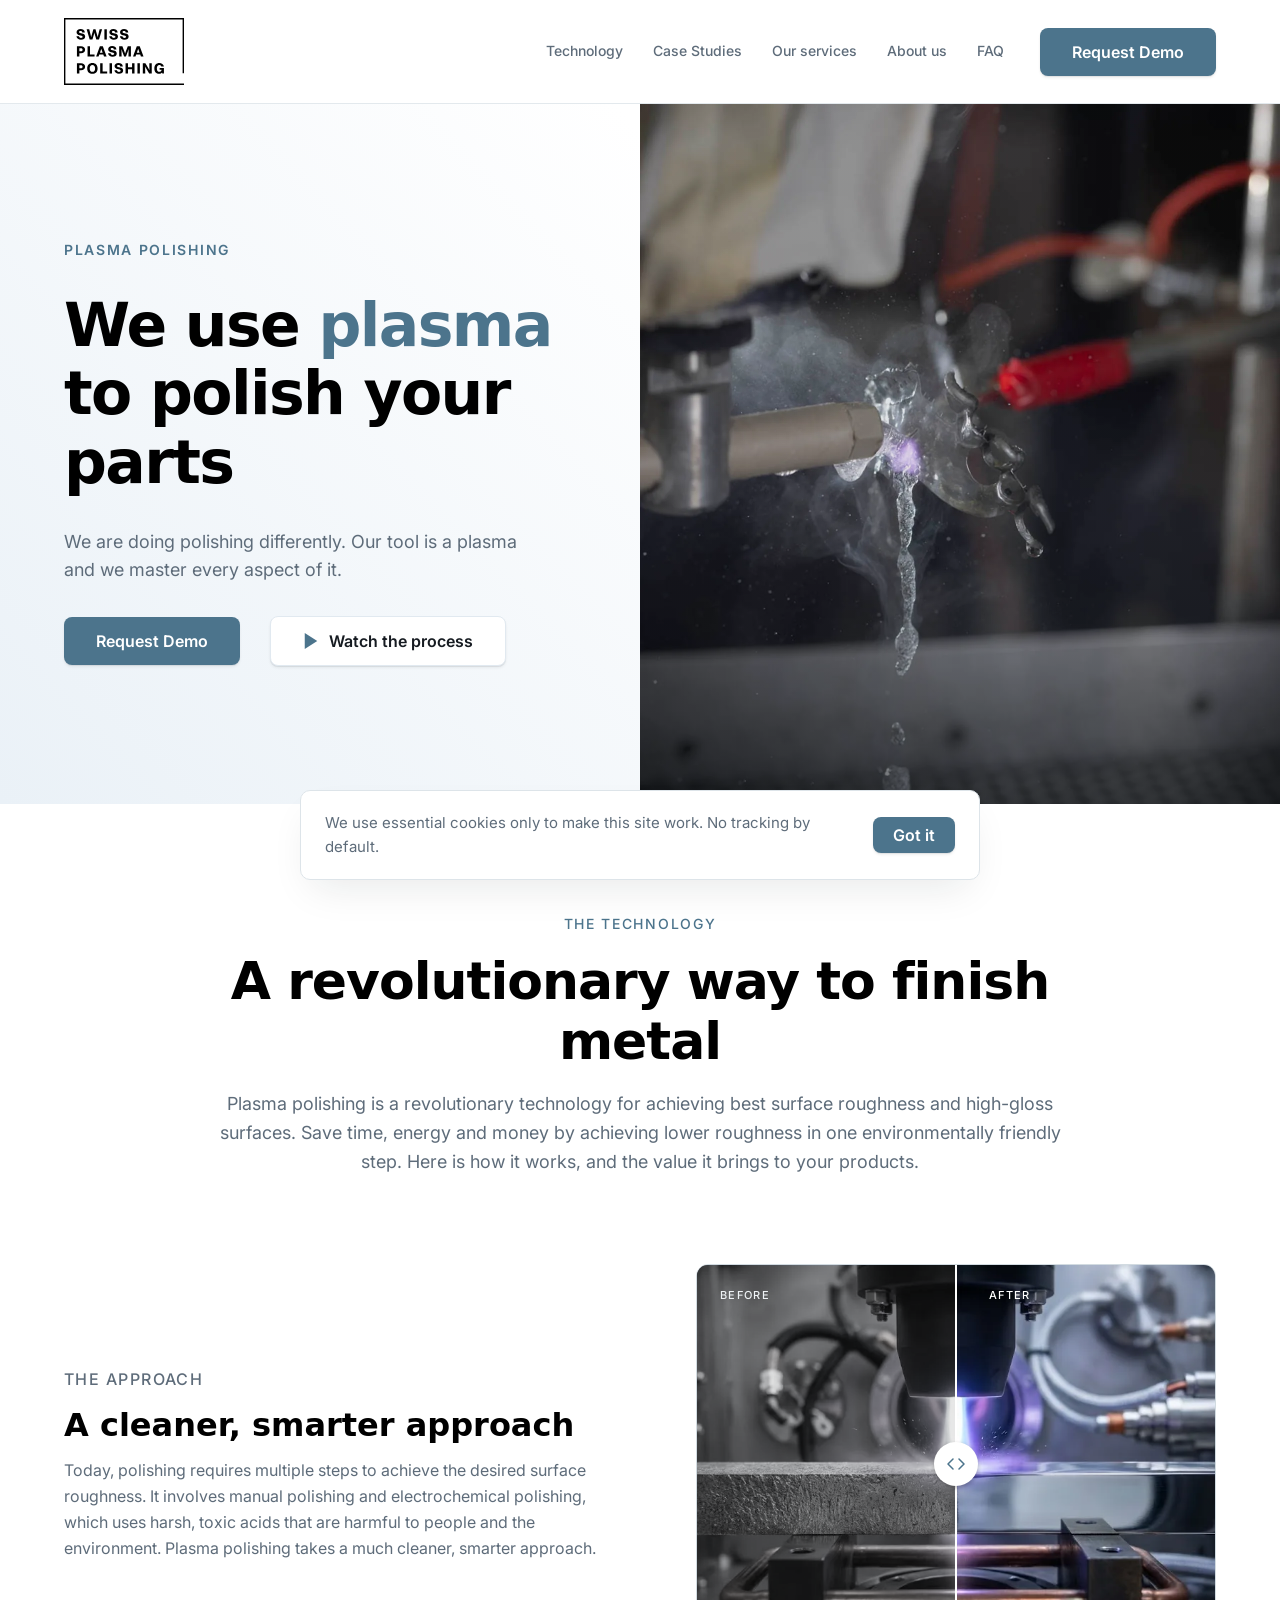
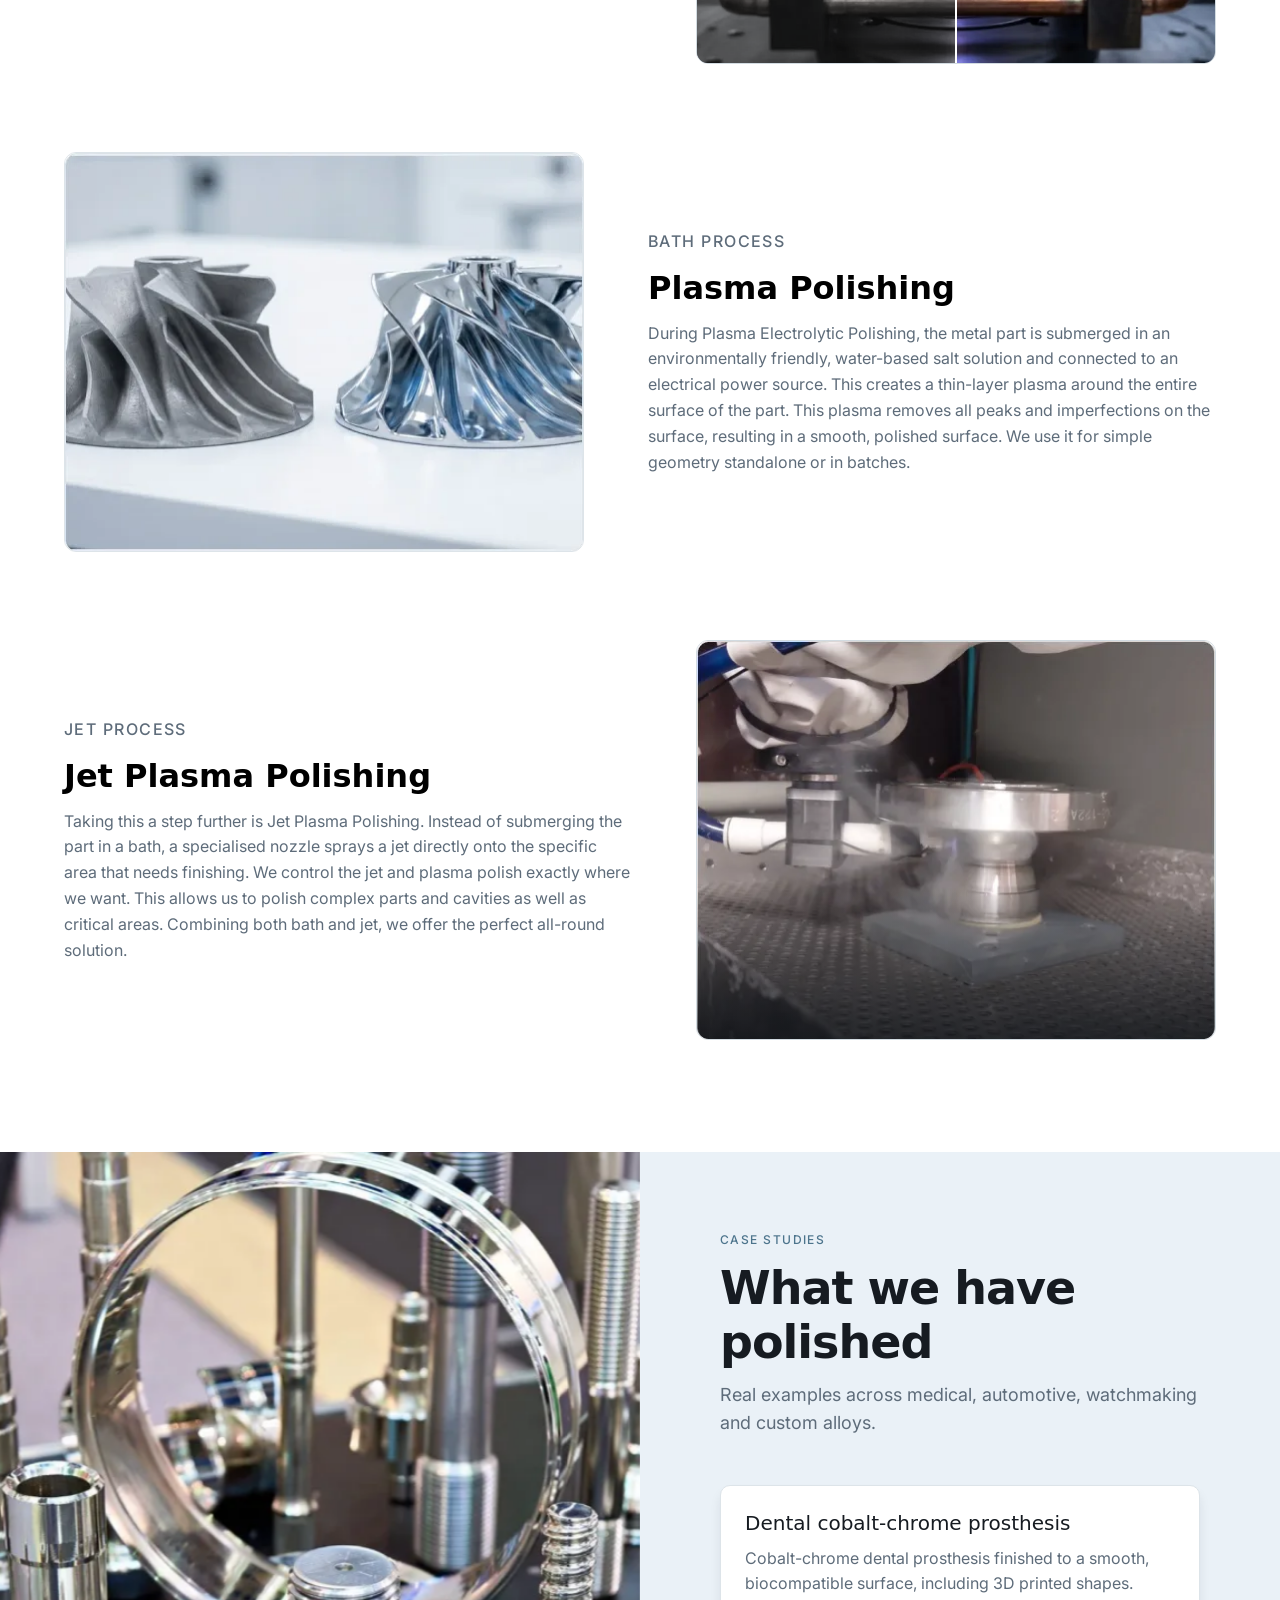
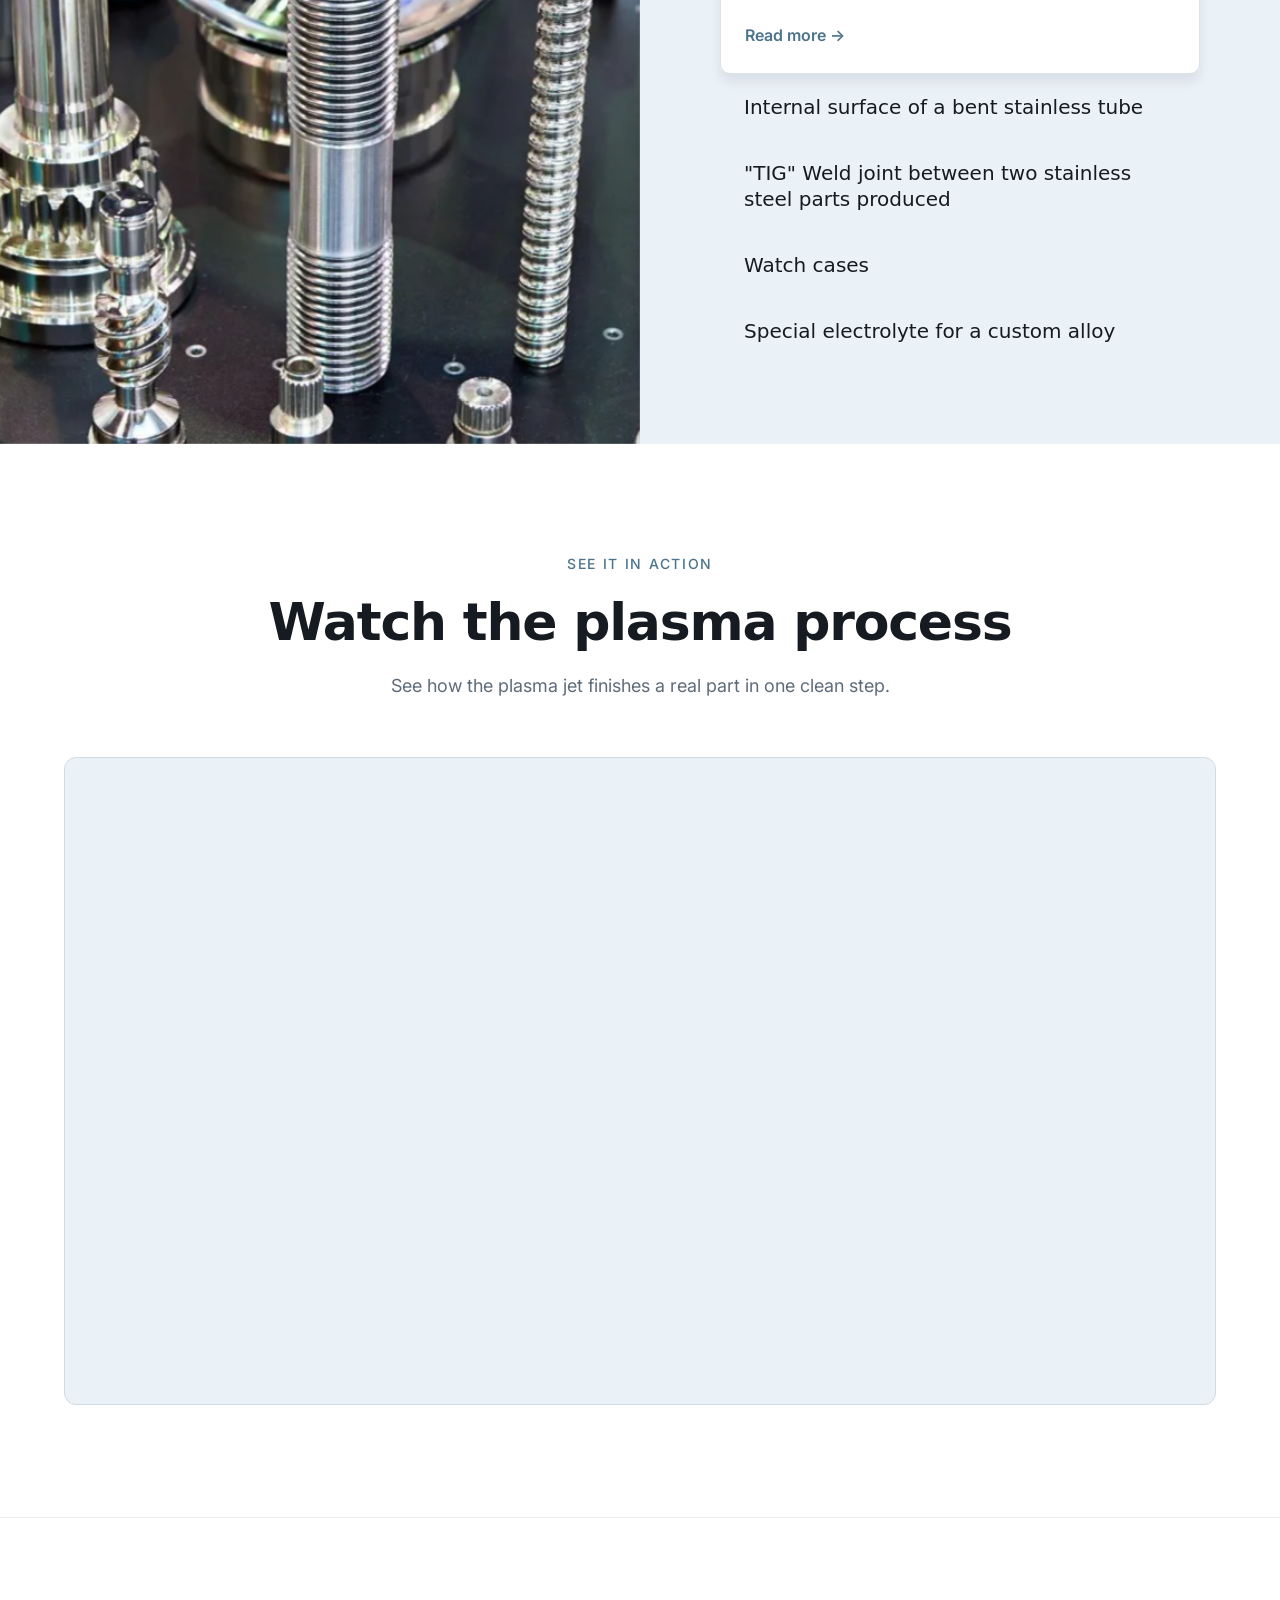
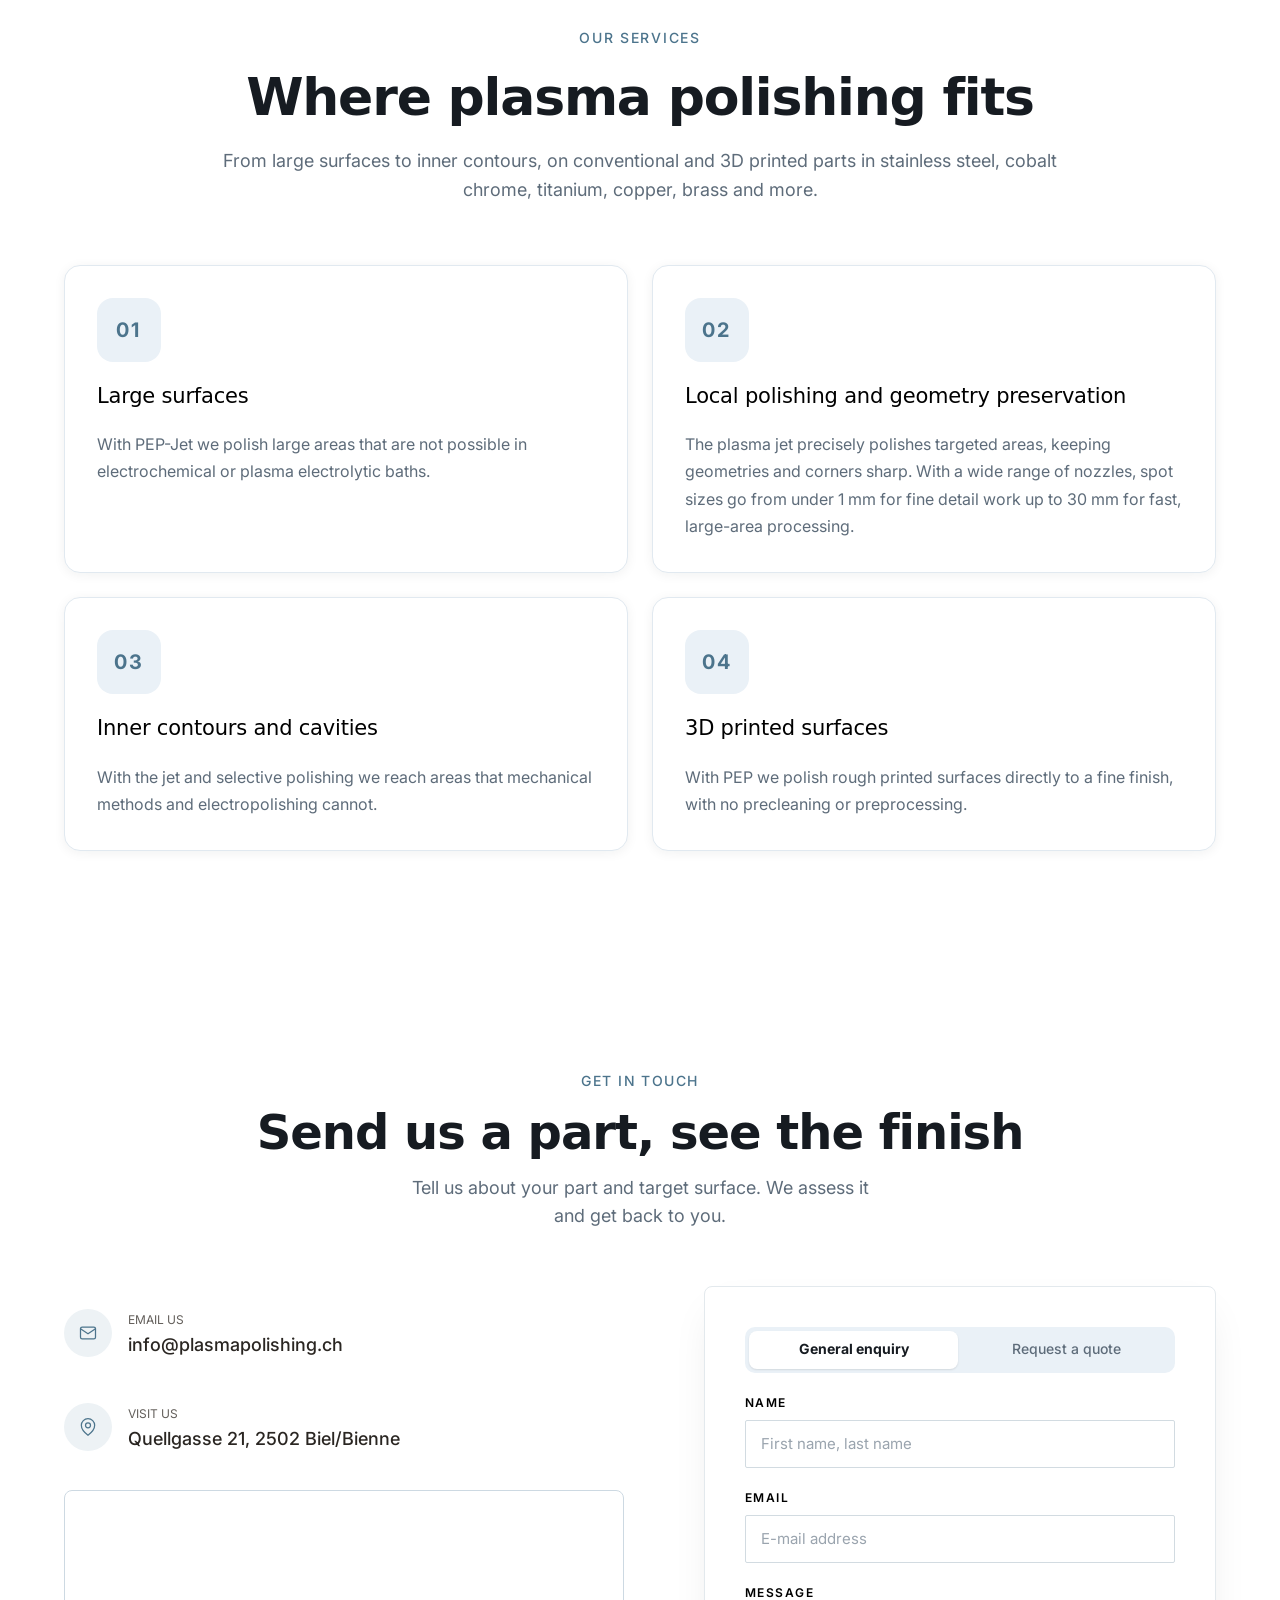
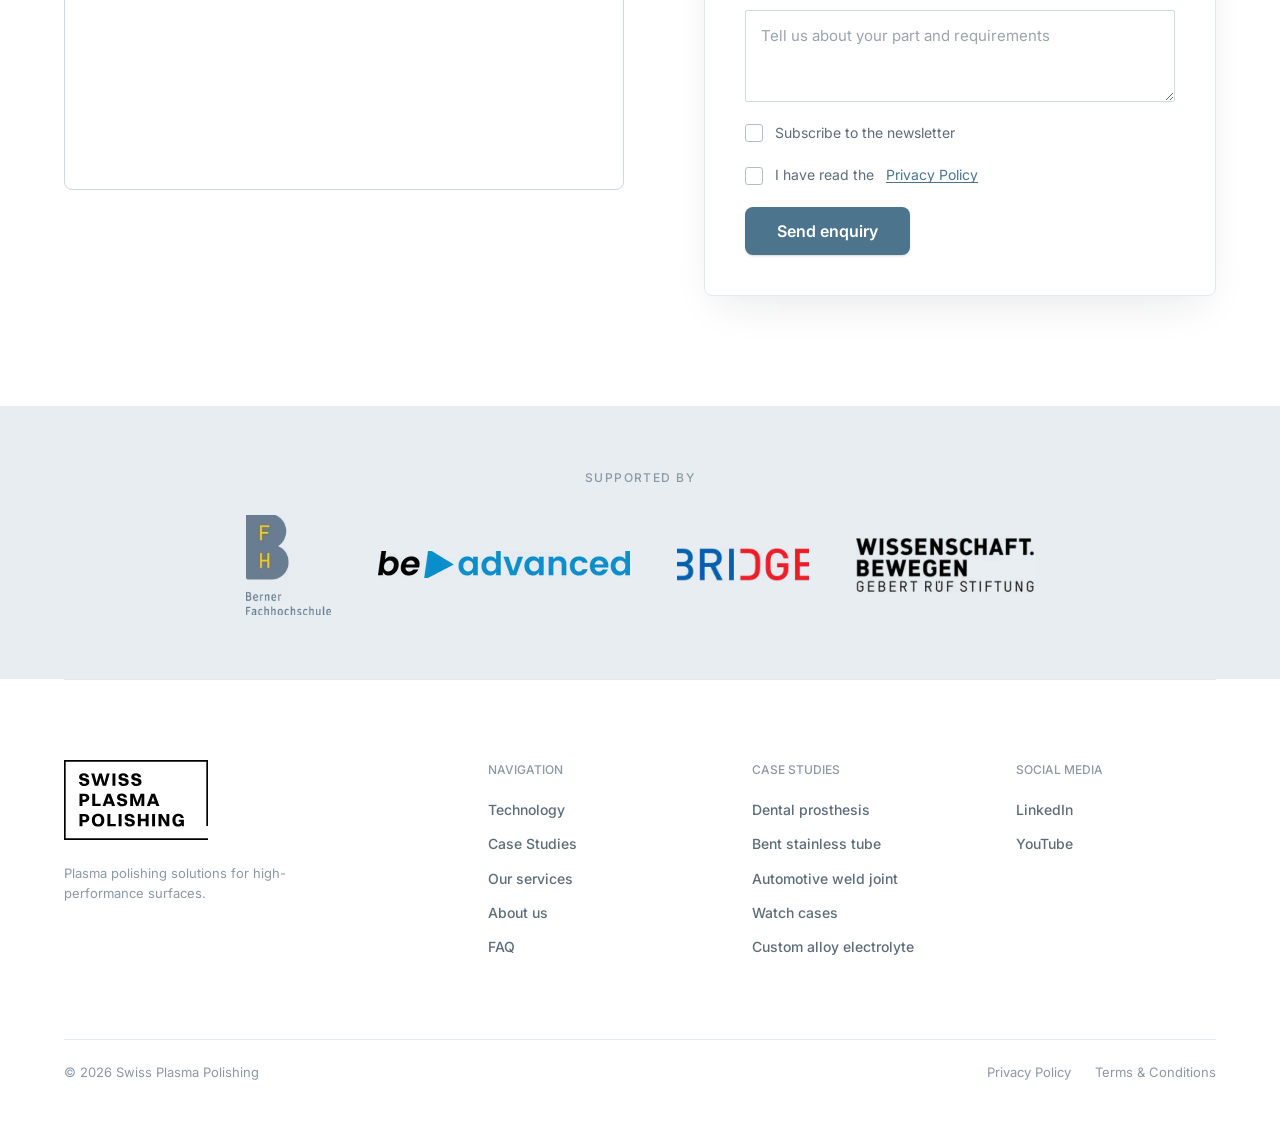
<file: index.html>
<!DOCTYPE html>
<html lang="en">
<head>
  <meta charset="UTF-8">
  <meta name="viewport" content="width=device-width, initial-scale=1.0">
  <title>Swiss Plasma Polishing - Plasma polishing for metal parts</title>
  <meta name="description" content="Water-based plasma polishing for metal parts. Environmentally friendly, non-toxic, single-step finishing for medical, automotive, watchmaking and 3D printed parts.">

  <!-- hreflang ready for phase two (DE, FR). English only in phase one. -->
  <link rel="canonical" href="https://www.plasmapolishing.ch/">

  <!--
    Two fonts only: Switzer (headings) and Inter (everything else).
    TODO: self-host both under /assets/fonts/ before launch
    (Swiss / GDPR: avoids third-party requests).
  -->
  <link rel="preconnect" href="https://fonts.googleapis.com">
  <link rel="preconnect" href="https://fonts.gstatic.com" crossorigin>
  <link href="https://fonts.googleapis.com/css2?family=Inter:wght@400;500;600;700&display=swap" rel="stylesheet">
  <link href="https://api.fontshare.com/v2/css?f[]=switzer@500,600,700&display=swap" rel="stylesheet">

  <link rel="stylesheet" href="assets/css/tokens.css">
  <link rel="stylesheet" href="assets/css/base.css">
  <link rel="stylesheet" href="assets/css/components.css">
  <link rel="icon" href="assets/img/logo.svg" type="image/svg+xml">
</head>
<body data-animate>

  <!--
    Homepage (index.html). Page map: Header, Hero, Technology (with the
    before/after slider), Case Studies spotlight, Video (YouTube embed),
    Applications, Contact (two form tabs), Partners, Footer, Cookie banner. All behaviour lives in
    assets/js/main.js, shared styles in assets/css/components.css, design
    tokens in assets/css/tokens.css. No build step: edit, push to main,
    GitHub Pages redeploys in about a minute.

    Editing notes:
    - body[data-animate] opts this page into scroll reveals (IntersectionObserver
      in main.js). Remove the attribute to disable the animations entirely.
    - Case list items carry data-image, the photo swapped into the spotlight when
      an item expands. Update those paths when per-case photos arrive. The first
      item ships expanded (aria-expanded="true").
    - The before/after slider uses the same photo on both layers until a real
      before/after pair arrives (see the ba-slider note in components.css).
    - Contact form: two forms, one per tab, General enquiry ships active. Submit
      is not wired to a backend yet (Formspree or Web3Forms, pending client
      decision), main.js validates and shows the thank-you state only. The
      newsletter and privacy checkboxes exist only on the General tab by design.
    - The materials strip in Applications is present but commented out because
      that layer is hidden in Figma.
    - Photos are WebP placeholders exported from Figma. Replace them via
      scripts/convert-images.sh and keep the same filenames so no markup changes.
  -->

  <!-- ============================== Header ============================== -->
  <!-- Nav edits: change links here AND in the footer nav so they stay in sync.
       The nav-toggle button is the mobile hamburger, wired up in main.js. -->
  <header class="site-header">
    <div class="container site-header__inner">
      <a class="site-header__logo" href="./" aria-label="Swiss Plasma Polishing home">
        <img src="assets/img/logo.svg" alt="Swiss Plasma Polishing" width="120" height="67">
      </a>

      <button class="nav-toggle" type="button" aria-label="Open menu" aria-expanded="false" aria-controls="site-nav">
        <span></span>
      </button>

      <nav class="site-nav" id="site-nav" aria-label="Primary">
        <div class="site-nav__links">
          <a href="#technology">Technology</a>
          <a href="#case-studies">Case Studies</a>
          <a href="#applications">Our services</a>
          <a href="about/">About us</a>
          <a href="faq/">FAQ</a>
        </div>
        <a class="btn btn--primary" href="#contact">Request Demo</a>
      </nav>
    </div>
  </header>

  <main>
    <!-- ============================== Hero ============================== -->
    <!-- Matches the Figma homepage hero frame. "Watch the process" scrolls to the
         video section (#video) further down the page.
         hero.webp is the real plasma jet process photo (client-supplied). -->
    <section class="hero" aria-labelledby="hero-title">
      <div class="hero__inner">
        <div class="hero__copy">
          <div class="hero__copy-wrap">
            <p class="eyebrow">Plasma polishing</p>
            <h1 class="display hero__title" id="hero-title">
              We use <span class="accent">plasma</span> to polish your parts
            </h1>
            <p class="lead hero__subhead">
              We are doing polishing differently. Our tool is a plasma and we master every aspect of it.
            </p>
            <div class="hero__cta">
              <a class="btn btn--primary" href="#contact">Request Demo</a>
              <a class="btn-play" href="#video" aria-label="Watch the plasma process">
                <span class="btn-play__icon" aria-hidden="true">
                  <svg width="16" height="16" viewBox="0 0 16 16" fill="currentColor"><path d="M1.78 0v16l12.44-8z"/></svg>
                </span>
                Watch the process
              </a>
            </div>
          </div>
        </div>
        <div class="hero__media">
          <img src="assets/img/hero.webp" alt="A metal part being finished by the plasma polishing process" width="640" height="700">
        </div>
      </div>
    </section>

    <!-- ============================== Technology ============================== -->
    <!-- Alternating text/image rows. tech-row--reverse flips the visual order
         (see components.css). The first row hosts the before/after slider,
         drag and keyboard logic in main.js. -->
    <section class="technology section" id="technology" aria-labelledby="tech-title">
      <div class="container">
        <div class="section-head">
          <p class="eyebrow">The technology</p>
          <h2 class="h2" id="tech-title">A revolutionary way to finish metal</h2>
          <p class="intro">
            Plasma polishing is a revolutionary technology for achieving best surface roughness and
            high-gloss surfaces. Save time, energy and money by achieving lower roughness in one
            environmentally friendly step. Here is how it works, and the value it brings to your
            products.
          </p>
        </div>

        <!-- How it works -->
        <div class="tech-row">
          <div class="tech-row__text">
            <p class="eyebrow">The approach</p>
            <h3 class="h3">A cleaner, smarter approach</h3>
            <p>
              Today, polishing requires multiple steps to achieve the desired surface roughness. It
              involves manual polishing and electrochemical polishing, which uses harsh, toxic acids
              that are harmful to people and the environment. Plasma polishing takes a much cleaner,
              smarter approach.
            </p>
          </div>
          <div class="tech-row__media">
            <div class="ba-slider" id="ba-slider">
              <div class="ba-slider__layer">
                <img src="assets/img/ba-photo.webp" alt="Metal bar after plasma polishing, mirror finish" width="520" height="400">
                <span class="ba-slider__tag ba-slider__tag--after" aria-hidden="true">After</span>
              </div>
              <div class="ba-slider__layer ba-slider__layer--before" aria-hidden="true">
                <img src="assets/img/ba-photo.webp" alt="" width="520" height="400">
                <span class="ba-slider__tag ba-slider__tag--before">Before</span>
              </div>
              <div class="ba-slider__divider" aria-hidden="true"></div>
              <div class="ba-slider__handle" role="slider" tabindex="0" aria-orientation="horizontal"
                   aria-label="Compare the surface before and after plasma polishing"
                   aria-valuemin="0" aria-valuemax="100" aria-valuenow="50">
                <svg width="24" height="24" viewBox="0 0 24 24" fill="none" stroke="currentColor" stroke-width="1.5" stroke-linecap="round" stroke-linejoin="round" aria-hidden="true"><path d="M9 7l-5 5 5 5M15 7l5 5-5 5"/></svg>
              </div>
            </div>
          </div>
        </div>

        <!-- Method 1: Bath (text left, image right) -->
        <div class="tech-row tech-row--reverse">
          <div class="tech-row__media">
            <img class="tech-row__img" src="assets/img/bath.webp" alt="Parts finished by Plasma Electrolytic Polishing, before and after" width="520" height="400">
          </div>
          <div class="tech-row__text">
            <p class="eyebrow">Bath process</p>
            <h3 class="h3">Plasma Polishing</h3>
            <p>
              During Plasma Electrolytic Polishing, the metal part is submerged in an environmentally
              friendly, water-based salt solution and connected to an electrical power source. This
              creates a thin-layer plasma around the entire surface of the part. This plasma removes
              all peaks and imperfections on the surface, resulting in a smooth, polished surface. We
              use it for simple geometry standalone or in batches.
            </p>
          </div>
        </div>

        <!-- Method 2: Jet (image left, text right) -->
        <div class="tech-row">
          <div class="tech-row__text">
            <p class="eyebrow">Jet process</p>
            <h3 class="h3">Jet Plasma Polishing</h3>
            <p>
              Taking this a step further is Jet Plasma Polishing. Instead of submerging the part in a
              bath, a specialised nozzle sprays a jet directly onto the specific area that needs
              finishing. We control the jet and plasma polish exactly where we want. This allows us to
              polish complex parts and cavities as well as critical areas. Combining both bath and jet,
              we offer the perfect all-round solution.
            </p>
          </div>
          <div class="tech-row__media tech-row__media--overlay">
            <img class="tech-row__img" src="assets/img/jet.webp" alt="Jet Plasma Polishing finishing a targeted area of a metal part" width="520" height="400">
          </div>
        </div>
      </div>
    </section>


    <!-- ============================== Case Studies (Split Spotlight) ============================== -->
    <!-- Accordion list, expanding an item cross-fades the big spotlight image to
         that item's data-image (main.js). To add a case: copy a .case-item block,
         set data-image and the Read more href, and create the matching page under
         case-studies/. 4 of 5 case pages still carry [Placeholder] copy. -->
    <section class="spotlight" id="case-studies" aria-labelledby="cases-title">
      <div class="spotlight__image">
        <img id="spotlight-img" src="assets/img/case.webp" alt="Metal parts polished to a mirror finish by plasma polishing" width="720" height="771">
      </div>
      <div class="spotlight__panel">
        <div class="spotlight__head">
          <p class="mono-label spotlight__eyebrow">Case studies</p>
          <h2 class="h2" id="cases-title">What we have polished</h2>
          <p class="spotlight__intro">
            Real examples across medical, automotive, watchmaking and custom alloys.
          </p>
        </div>

        <div class="case-list" role="list">
          <!-- data-image: per-case spotlight photo; same placeholder for all until client photos arrive -->
          <div class="case-item" role="listitem" aria-expanded="true" data-image="assets/img/case.webp">
            <div class="case-item__head">
              <h3 class="case-item__title">Dental cobalt-chrome prosthesis</h3>
              <span class="case-item__arrow" aria-hidden="true">
                <svg width="22" height="22" viewBox="0 0 24 24" fill="none" stroke="currentColor" stroke-width="1.5" stroke-linecap="round" stroke-linejoin="round"><path d="M5 12h14M13 6l6 6-6 6"/></svg>
              </span>
            </div>
            <div class="case-item__body">
              <p class="case-item__desc">
                Cobalt-chrome dental prosthesis finished to a smooth, biocompatible surface, including
                3D printed shapes.
              </p>
              <a class="link-arrow" href="case-studies/dental-cobalt-chrome-prosthesis/">Read more <span aria-hidden="true">→</span></a>
            </div>
          </div>

          <div class="case-item" role="listitem" data-image="assets/img/case-bent-tube.webp">
            <div class="case-item__head">
              <h3 class="case-item__title">Internal surface of a bent stainless tube</h3>
              <span class="case-item__arrow" aria-hidden="true">
                <svg width="22" height="22" viewBox="0 0 24 24" fill="none" stroke="currentColor" stroke-width="1.5" stroke-linecap="round" stroke-linejoin="round"><path d="M5 12h14M13 6l6 6-6 6"/></svg>
              </span>
            </div>
            <div class="case-item__body">
              <p class="case-item__desc">
                Clean, smooth inner walls on bent stainless tubes, reached in a single pass where tools
                cannot.
              </p>
              <a class="link-arrow" href="case-studies/bent-stainless-tube/">Read more <span aria-hidden="true">→</span></a>
            </div>
          </div>

          <div class="case-item" role="listitem" data-image="assets/img/case.webp">
            <div class="case-item__head">
              <h3 class="case-item__title">"TIG" Weld joint between two stainless steel parts produced</h3>
              <span class="case-item__arrow" aria-hidden="true">
                <svg width="22" height="22" viewBox="0 0 24 24" fill="none" stroke="currentColor" stroke-width="1.5" stroke-linecap="round" stroke-linejoin="round"><path d="M5 12h14M13 6l6 6-6 6"/></svg>
              </span>
            </div>
            <div class="case-item__body">
              <p class="case-item__desc">
                Selective jet polishing of a weld seam, polishing the joint without touching the area
                around it.
              </p>
              <a class="link-arrow" href="case-studies/weld-joint-automotive-part/">Read more <span aria-hidden="true">→</span></a>
            </div>
          </div>

          <div class="case-item" role="listitem" data-image="assets/img/case.webp">
            <div class="case-item__head">
              <h3 class="case-item__title">Watch cases</h3>
              <span class="case-item__arrow" aria-hidden="true">
                <svg width="22" height="22" viewBox="0 0 24 24" fill="none" stroke="currentColor" stroke-width="1.5" stroke-linecap="round" stroke-linejoin="round"><path d="M5 12h14M13 6l6 6-6 6"/></svg>
              </span>
            </div>
            <div class="case-item__body">
              <p class="case-item__desc">
                Stainless and titanium cases brought to a bright, mirror finish, with edges and geometry
                intact.
              </p>
              <a class="link-arrow" href="case-studies/watch-cases/">Read more <span aria-hidden="true">→</span></a>
            </div>
          </div>

          <div class="case-item" role="listitem" data-image="assets/img/case.webp">
            <div class="case-item__head">
              <h3 class="case-item__title">Special electrolyte for a custom alloy</h3>
              <span class="case-item__arrow" aria-hidden="true">
                <svg width="22" height="22" viewBox="0 0 24 24" fill="none" stroke="currentColor" stroke-width="1.5" stroke-linecap="round" stroke-linejoin="round"><path d="M5 12h14M13 6l6 6-6 6"/></svg>
              </span>
            </div>
            <div class="case-item__body">
              <p class="case-item__desc">
                A custom electrolyte developed and validated to reach the target roughness on a
                proprietary alloy.
              </p>
              <a class="link-arrow" href="case-studies/custom-alloy-electrolyte/">Read more <span aria-hidden="true">→</span></a>
            </div>
          </div>
        </div>
      </div>
    </section>

    <!-- ============================== Video (YouTube embed) ============================== -->
    <!-- The YouTube player is embedded directly so the video is visible right away
         (client preference over the Figma facade). youtube-nocookie.com keeps
         cookies away until the visitor presses play; loading="lazy" defers the
         iframe until the section is scrolled near, so initial page load stays
         fast. To change the video, edit the iframe src below. The hero "Watch
         the process" button anchors here (#video). -->
    <section class="video-section section" id="video" aria-labelledby="video-title">
      <div class="container">
        <div class="section-head">
          <p class="eyebrow">See it in action</p>
          <h2 class="h2" id="video-title">Watch the plasma process</h2>
          <p class="intro">See how the plasma jet finishes a real part in one clean step.</p>
        </div>

        <div class="video-embed">
          <iframe
            src="https://www.youtube-nocookie.com/embed/AYaXNKc_V6w?rel=0"
            title="Swiss Plasma Polishing process video"
            loading="lazy"
            allow="accelerometer; autoplay; clipboard-write; encrypted-media; gyroscope; picture-in-picture; web-share"
            allowfullscreen></iframe>
        </div>
      </div>
    </section>

    <!-- ============================== Applications ============================== -->
    <!-- Four fixed cells. The 01-04 numbers are hand-written in the markup,
         renumber them if you add or remove a cell. -->
    <section class="applications section" id="applications" aria-labelledby="apps-title">
      <div class="container">
        <div class="section-head">
          <p class="eyebrow">Our services</p>
          <h2 class="h2" id="apps-title">Where plasma polishing fits</h2>
          <p class="intro">From large surfaces to inner contours, on conventional and 3D printed parts in stainless steel, cobalt chrome, titanium, copper, brass and more.</p>
        </div>

        <div class="apps-grid">
          <article class="app-cell">
            <span class="app-cell__num">01</span>
            <h3 class="app-cell__title">Large surfaces</h3>
            <p class="app-cell__body">With PEP-Jet we polish large areas that are not possible in electrochemical or plasma electrolytic baths.</p>
          </article>
          <article class="app-cell">
            <span class="app-cell__num">02</span>
            <h3 class="app-cell__title">Local polishing and geometry preservation</h3>
            <p class="app-cell__body">The plasma jet precisely polishes targeted areas, keeping geometries and corners sharp. With a wide range of nozzles, spot sizes go from under 1 mm for fine detail work up to 30 mm for fast, large-area processing.</p>
          </article>
          <article class="app-cell">
            <span class="app-cell__num">03</span>
            <h3 class="app-cell__title">Inner contours and cavities</h3>
            <p class="app-cell__body">With the jet and selective polishing we reach areas that mechanical methods and electropolishing cannot.</p>
          </article>
          <article class="app-cell">
            <span class="app-cell__num">04</span>
            <h3 class="app-cell__title">3D printed surfaces</h3>
            <p class="app-cell__body">With PEP we polish rough printed surfaces directly to a fine finish, with no precleaning or preprocessing.</p>
          </article>
        </div>

        <!--
          Materials strip is hidden in the current Figma frame (layer "materials" is
          hidden). Kept here, commented out, so it can be restored if the client
          re-enables it. Copy and markup are ready.
        -->
        <!--
        <div class="materials">
          <p class="mono-label">Materials we polish</p>
          <div class="materials__pills">
            <span class="pill">Stainless steel</span>
            <span class="pill">Titanium</span>
            <span class="pill">Cobalt-chrome</span>
            <span class="pill">Copper alloys</span>
            <span class="pill">Brass</span>
            <span class="pill">3D printed parts</span>
          </div>
        </div>
        -->
      </div>
    </section>

    <!-- ============================== Contact ============================== -->
    <!-- Form endpoint pending (Formspree or Web3Forms, client decision). When
         wiring it up, do it in main.js so BOTH tab forms submit; today submit only
         validates and flips the card to the thank-you state. The map pin comes
         from the q= address in the iframe URL, edit that string to move it. -->
    <section class="contact section" id="contact" aria-labelledby="contact-title">
      <div class="container">
        <div class="section-head">
          <p class="eyebrow">Get in touch</p>
          <h2 class="h2" id="contact-title">Send us a part, see the finish</h2>
          <p class="intro">Tell us about your part and target surface. We assess it and get back to you.</p>
        </div>

        <div class="contact__row">
          <!-- Left: details + map -->
          <div class="contact__left">
            <div class="contact__details">
              <div class="contact-detail">
                <span class="contact-detail__icon" aria-hidden="true">
                  <svg width="20" height="20" viewBox="0 0 24 24" fill="none" stroke="currentColor" stroke-width="1.5" stroke-linecap="round" stroke-linejoin="round"><rect x="3" y="5" width="18" height="14" rx="2"/><path d="m3 7 9 6 9-6"/></svg>
                </span>
                <span>
                  <span class="contact-detail__label">Email us</span><br>
                  <a class="contact-detail__value" href="mailto:info@plasmapolishing.ch">info@plasmapolishing.ch</a>
                </span>
              </div>
              <div class="contact-detail">
                <span class="contact-detail__icon" aria-hidden="true">
                  <svg width="20" height="20" viewBox="0 0 24 24" fill="none" stroke="currentColor" stroke-width="1.5" stroke-linecap="round" stroke-linejoin="round"><path d="M20 10c0 6-8 12-8 12s-8-6-8-12a8 8 0 0 1 16 0Z"/><circle cx="12" cy="10" r="3"/></svg>
                </span>
                <span>
                  <span class="contact-detail__label">Visit us</span><br>
                  <span class="contact-detail__value">Quellgasse 21, 2502 Biel/Bienne</span>
                </span>
              </div>
            </div>

            <div class="contact__map">
              <iframe
                title="SPP office location, Quellgasse 21, Biel/Bienne"
                src="https://www.google.com/maps?q=Quellgasse%2021,%202502%20Biel/Bienne,%20Switzerland&output=embed"
                loading="lazy"
                referrerpolicy="no-referrer-when-downgrade"></iframe>
            </div>
          </div>

          <!-- Right: form card -->
          <div class="form-card" data-state="default">
            <div class="form-toggle" role="tablist" aria-label="Enquiry type">
              <button class="form-toggle__btn" type="button" role="tab" aria-selected="true" data-tab="general" aria-controls="form-general">General enquiry</button>
              <button class="form-toggle__btn" type="button" role="tab" aria-selected="false" data-tab="quote" aria-controls="form-quote">Request a quote</button>
            </div>

            <!-- Tab 1: Request a quote (detailed) -->
            <form id="form-quote" class="form-body" novalidate hidden>
              <p class="form-section-label">Your workpiece</p>

              <div class="field">
                <label class="field__label" for="q-workpiece">Workpiece *</label>
                <input class="field__input" type="text" id="q-workpiece" name="workpiece" placeholder="e.g. housing" required>
              </div>

              <div class="field-row">
                <div class="field">
                  <label class="field__label" for="q-dimensions">Dimensions *</label>
                  <input class="field__input" type="text" id="q-dimensions" name="dimensions" placeholder="e.g. 120 × 150 × 300" required>
                </div>
                <div class="field">
                  <label class="field__label" for="q-material">Material *</label>
                  <input class="field__input" type="text" id="q-material" name="material" placeholder="e.g. 1.4404" required>
                </div>
              </div>

              <div class="field-row">
                <div class="field">
                  <label class="field__label" for="q-result">Polishing result *</label>
                  <input class="field__input" type="text" id="q-result" name="result" placeholder="e.g. internal polishing to Ra 0.2µm" required>
                </div>
                <div class="field">
                  <label class="field__label" for="q-drawing">Drawing</label>
                  <label class="upload-field" for="q-drawing">
                    <input class="upload-field__input" type="file" id="q-drawing" name="drawing">
                    <svg class="upload-field__icon" width="16" height="16" viewBox="0 0 24 24" fill="none" stroke="currentColor" stroke-width="1.7" stroke-linecap="round" stroke-linejoin="round" aria-hidden="true"><path d="M12 15V3M7 8l5-5 5 5M4 15v4a2 2 0 0 0 2 2h12a2 2 0 0 0 2-2v-4"/></svg>
                    <span class="upload-field__text" data-default="Upload drawing">Upload drawing</span>
                  </label>
                </div>
              </div>

              <p class="form-section-label">Your company</p>

              <div class="field-row">
                <div class="field">
                  <label class="field__label" for="q-name">Name *</label>
                  <input class="field__input" type="text" id="q-name" name="name" placeholder="First name, last name" required>
                </div>
                <div class="field">
                  <label class="field__label" for="q-company">Company *</label>
                  <input class="field__input" type="text" id="q-company" name="company" placeholder="Company name" required>
                </div>
              </div>

              <div class="field-row">
                <div class="field">
                  <label class="field__label" for="q-email">E-mail *</label>
                  <input class="field__input" type="email" id="q-email" name="email" placeholder="E-mail address" required>
                </div>
                <div class="field">
                  <label class="field__label" for="q-phone">Phone number *</label>
                  <input class="field__input" type="tel" id="q-phone" name="phone" placeholder="Phone number" required>
                </div>
              </div>

              <div class="field">
                <label class="field__label" for="q-message">Your message *</label>
                <textarea class="field__textarea field__textarea--tall" id="q-message" name="message" placeholder="Tell us about your part and requirements" required></textarea>
              </div>

              <button class="btn btn--primary" type="submit">Request a quote</button>
            </form>

            <!-- Tab 2: General enquiry (simple) -->
            <form id="form-general" class="form-body" novalidate>
              <div class="field">
                <label class="field__label" for="g-name">Name</label>
                <input class="field__input" type="text" id="g-name" name="name" placeholder="First name, last name" required>
              </div>
              <div class="field">
                <label class="field__label" for="g-email">Email</label>
                <input class="field__input" type="email" id="g-email" name="email" placeholder="E-mail address" required>
              </div>
              <div class="field">
                <label class="field__label" for="g-message">Message</label>
                <textarea class="field__textarea" id="g-message" name="message" placeholder="Tell us about your part and requirements" required></textarea>
              </div>

              <label class="check">
                <input type="checkbox" name="newsletter">
                Subscribe to the newsletter
              </label>
              <label class="check">
                <input type="checkbox" name="privacy" required>
                I have read the <a href="privacy/">Privacy Policy</a>
              </label>

              <button class="btn btn--primary" type="submit">Send enquiry</button>
            </form>

            <div class="form-card__success" role="status" aria-live="polite">
              <h3 class="h4">Thank you</h3>
              <p class="body-sm" style="color:var(--text-secondary)">
                We received your message and will get back to you shortly.
              </p>
            </div>
          </div>
        </div>
      </div>
    </section>

    <!-- ============================== Partners ============================== -->
    <!-- Logo heights are set per image to optically balance the row against Figma,
         keep the height attributes when swapping files. Logos are WebP at q90 via
         scripts/convert-images.sh (photos use q82). -->
    <section class="partners section" id="partners" aria-label="Supported by">
      <div class="container">
        <p class="partners__label mono-label">Supported by</p>
        <div class="partners__logos">
          <div class="partners__set">
            <img class="partner-logo" src="assets/img/partner-bfh.webp" alt="Berner Fachhochschule (BFH)" height="100">
            <img class="partner-logo" src="assets/img/partner-be-advanced.webp" alt="be-advanced" height="27">
            <img class="partner-logo" src="assets/img/partner-bridge.webp" alt="Bridge" height="42">
            <img class="partner-logo" src="assets/img/partner-gebert-ruf.webp" alt="Gebert Rüf Stiftung" height="56">
          </div>
          <div class="partners__set partners__set--clone" aria-hidden="true">
            <img class="partner-logo" src="assets/img/partner-bfh.webp" alt="Berner Fachhochschule (BFH)" height="100">
            <img class="partner-logo" src="assets/img/partner-be-advanced.webp" alt="be-advanced" height="27">
            <img class="partner-logo" src="assets/img/partner-bridge.webp" alt="Bridge" height="42">
            <img class="partner-logo" src="assets/img/partner-gebert-ruf.webp" alt="Gebert Rüf Stiftung" height="56">
          </div>
        </div>
      </div>
    </section>
  </main>

  <!-- ============================== Footer ============================== -->
  <!-- Nav mirrors the header, update both together. The legal pages linked at the
       bottom (impressum, privacy, terms) still carry [Placeholder] client copy. -->
  <footer class="site-footer">
    <div class="container">
      <hr>
      <div class="site-footer__main">
        <div class="site-footer__brand">
          <a href="./" aria-label="Swiss Plasma Polishing home">
            <img src="assets/img/logo.svg" alt="Swiss Plasma Polishing" width="144" height="81">
          </a>
          <p class="site-footer__tagline">Plasma polishing solutions for high-performance surfaces.</p>
        </div>
        <div class="site-footer__cols">
          <div class="site-footer__col">
            <p class="site-footer__col-title">Navigation</p>
            <nav class="site-footer__col-links" aria-label="Footer">
              <a href="#technology">Technology</a>
              <a href="#case-studies">Case Studies</a>
              <a href="#applications">Our services</a>
              <a href="about/">About us</a>
              <a href="faq/">FAQ</a>
            </nav>
          </div>
          <div class="site-footer__col">
            <p class="site-footer__col-title">Case Studies</p>
            <nav class="site-footer__col-links" aria-label="Case studies">
              <a href="case-studies/dental-cobalt-chrome-prosthesis/">Dental prosthesis</a>
              <a href="case-studies/bent-stainless-tube/">Bent stainless tube</a>
              <a href="case-studies/weld-joint-automotive-part/">Automotive weld joint</a>
              <a href="case-studies/watch-cases/">Watch cases</a>
              <a href="case-studies/custom-alloy-electrolyte/">Custom alloy electrolyte</a>
            </nav>
          </div>
          <div class="site-footer__col">
            <p class="site-footer__col-title">Social media</p>
            <nav class="site-footer__col-links" aria-label="Social media">
              <a href="https://www.linkedin.com/company/swiss-plasma-polishing/" target="_blank" rel="noopener">LinkedIn</a>
              <a href="https://www.youtube.com/watch?v=AYaXNKc_V6w" target="_blank" rel="noopener">YouTube</a>
            </nav>
          </div>
        </div>
      </div>
      <hr>
      <div class="site-footer__bottom">
        <p>© 2026 Swiss Plasma Polishing</p>
        <div class="site-footer__legal">
          <a href="privacy/">Privacy Policy</a>
          <a href="terms/">Terms &amp; Conditions</a>
        </div>
      </div>
    </div>
  </footer>

  <!-- ============================== Cookie banner (essential-only) ============================== -->
  <!-- Ships hidden; main.js reveals it unless localStorage "spp-cookie-ack" is set.
       Essential cookies only and no trackers, so a single accept button is enough. -->
  <div class="cookie-banner" id="cookie-banner" role="dialog" aria-label="Cookie notice" hidden>
    <p class="cookie-banner__text">
      We use essential cookies only to make this site work. No tracking by default.
    </p>
    <div class="cookie-banner__actions">
      <button class="btn btn--primary" type="button" data-cookie="accept">Got it</button>
    </div>
  </div>

  <script src="assets/js/main.js"></script>
</body>
</html>
</file>
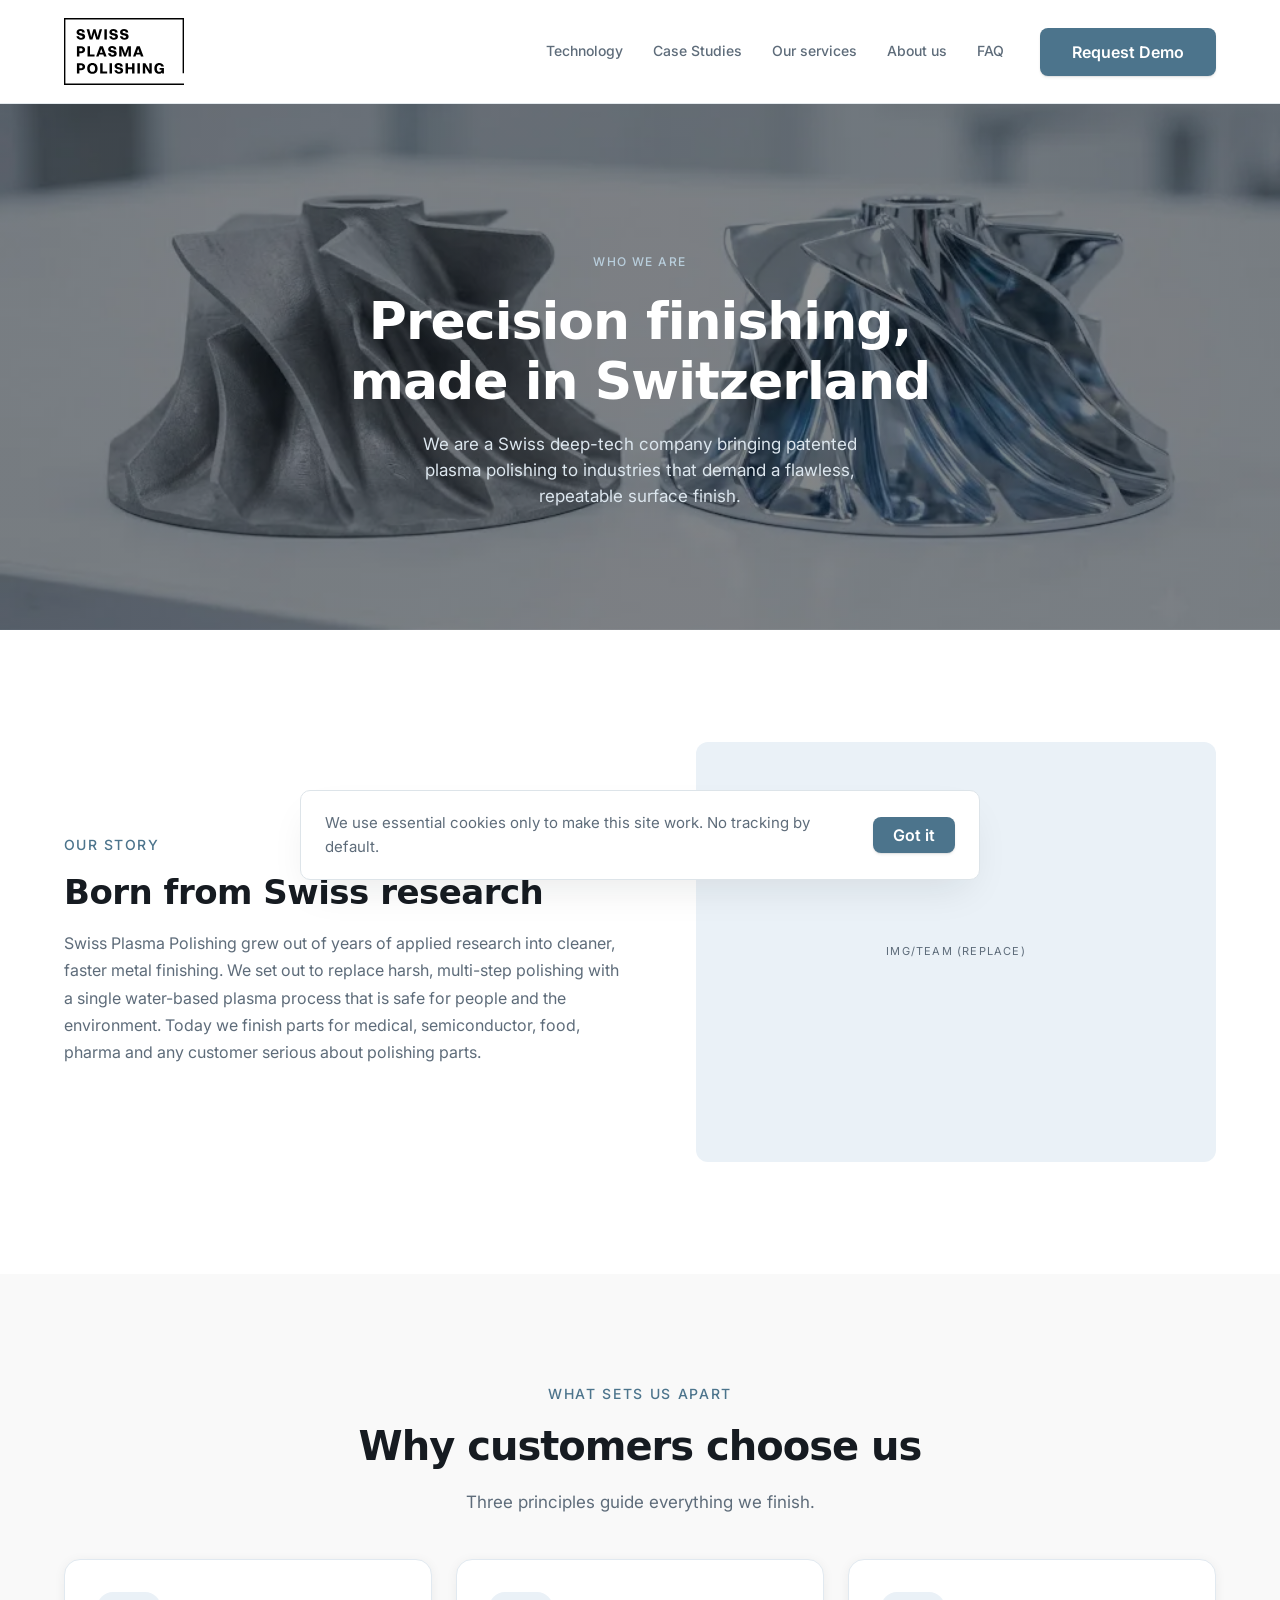
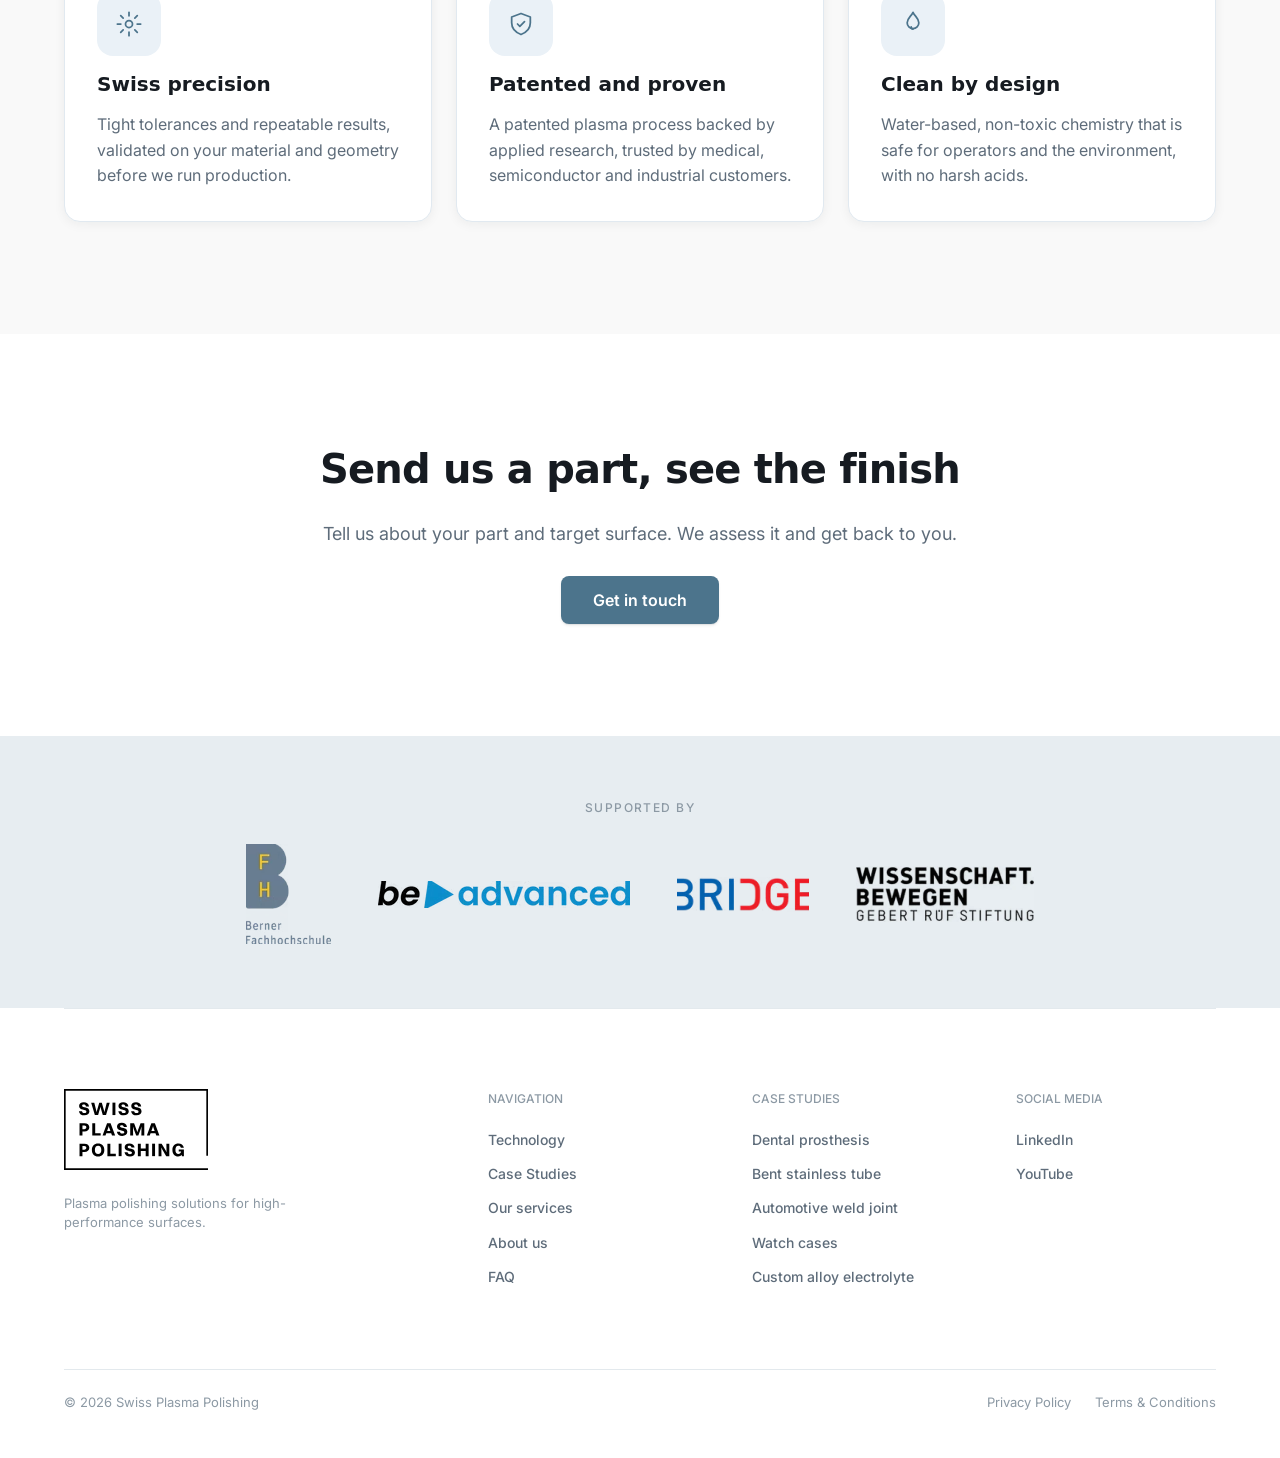
<file: about/index.html>
<!DOCTYPE html>
<html lang="en">
<head>
  <meta charset="UTF-8">
  <meta name="viewport" content="width=device-width, initial-scale=1.0">
  <title>About us - Swiss Plasma Polishing</title>
  <meta name="description" content="Swiss Plasma Polishing is a Swiss deep-tech company bringing patented, water-based plasma polishing to medical, semiconductor, food and industrial customers.">

  <!-- hreflang ready for phase two (DE, FR). English only in phase one. -->
  <link rel="canonical" href="https://www.plasmapolishing.ch/about/">

  <!--
    Two fonts only: Switzer (headings) and Inter (everything else).
    TODO: self-host both under /assets/fonts/ before launch
    (Swiss / GDPR: avoids third-party requests).
  -->
  <link rel="preconnect" href="https://fonts.googleapis.com">
  <link rel="preconnect" href="https://fonts.gstatic.com" crossorigin>
  <link href="https://fonts.googleapis.com/css2?family=Inter:wght@400;500;600;700&display=swap" rel="stylesheet">
  <link href="https://api.fontshare.com/v2/css?f[]=switzer@500,600,700&display=swap" rel="stylesheet">

  <link rel="stylesheet" href="../assets/css/tokens.css">
  <link rel="stylesheet" href="../assets/css/base.css">
  <link rel="stylesheet" href="../assets/css/components.css">
  <link rel="stylesheet" href="../assets/css/pages/about.css">
  <link rel="icon" href="../assets/img/logo.svg" type="image/svg+xml">
</head>
<body>

  <!--
    PAGE MAP: About page (/about/). Sections: Header, Hero, Our story,
    Why customers choose us (values cards), CTA band, Partners, Footer, Cookie banner.
    Loads assets/css/pages/about.css on top of the shared tokens/base/components stylesheets.

    EDITING NOTES:
    - Header, footer and cookie banner are copied from index.html with ../ path prefixes.
      There is NO templating: when the navigation changes, edit it by hand in ALL pages
      (index.html, about, faq, impressum, privacy, terms) and in both header and footer.
    - Hero photo is a CSS background on .about-hero in about.css, not an <img> here.
      To swap it, change the background-image URL in that file.
    - Story image is a placeholder slot (IMG/team) awaiting client photography.
    - Values cards and the CTA band follow Figma frame 496:2.
  -->

  <!-- ============================== Header ============================== -->
  <!-- Shared header, keep in sync with index.html. Mobile toggle is wired in ../assets/js/main.js via #site-nav. -->
  <header class="site-header">
    <div class="container site-header__inner">
      <a class="site-header__logo" href="../index.html" aria-label="Swiss Plasma Polishing home">
        <img src="../assets/img/logo.svg" alt="Swiss Plasma Polishing" width="120" height="67">
      </a>

      <button class="nav-toggle" type="button" aria-label="Open menu" aria-expanded="false" aria-controls="site-nav">
        <span></span>
      </button>

      <nav class="site-nav" id="site-nav" aria-label="Primary">
        <div class="site-nav__links">
          <a href="../index.html#technology">Technology</a>
          <a href="../index.html#case-studies">Case Studies</a>
          <a href="../index.html#applications">Our services</a>
          <a href="../about/">About us</a>
          <a href="../faq/">FAQ</a>
        </div>
        <a class="btn btn--primary" href="../index.html#contact">Request Demo</a>
      </nav>
    </div>
  </header>

  <main>
    <!-- ============================== Hero ============================== -->
    <!-- The photo behind this hero is set in about.css (.about-hero background), not in this markup. -->
    <section class="about-hero" aria-labelledby="about-hero-title">
      <div class="container">
        <div class="about-hero__inner">
          <p class="mono-label about-hero__eyebrow">Who we are</p>
          <h1 class="display about-hero__title" id="about-hero-title">
            Precision finishing, made in Switzerland
          </h1>
          <p class="lead about-hero__subhead">
            We are a Swiss deep-tech company bringing patented plasma polishing to industries
            that demand a flawless, repeatable surface finish.
          </p>
        </div>
      </div>
    </section>

    <!-- ============================== Our story ============================== -->
    <section class="about-story section" aria-labelledby="about-story-title">
      <div class="container">
        <div class="about-story__row">
          <div class="about-story__col">
            <p class="eyebrow">Our story</p>
            <h2 class="h2" id="about-story-title">Born from Swiss research</h2>
            <p class="about-story__body">
              Swiss Plasma Polishing grew out of years of applied research into cleaner, faster
              metal finishing. We set out to replace harsh, multi-step polishing with a single
              water-based plasma process that is safe for people and the environment. Today we
              finish parts for medical, semiconductor, food, pharma and any customer serious about
              polishing parts.
            </p>
          </div>
          <!-- Placeholder slot, the IMG/... (replace) label marks it. How to edit: when the client
               sends the team photo, replace this div with an <img> (WebP, converted via
               scripts/convert-images.sh at q82) and drop the img-placeholder classes. -->
          <div class="about-story__media img-placeholder">
            <span class="img-placeholder__label">IMG/team (replace)</span>
          </div>
        </div>
      </div>
    </section>

    <!-- ============================== Why customers choose us ============================== -->
    <!-- Values cards per Figma frame 496:2. Each card reuses the shared .app-cell component
         (components.css) with .about-card overrides in about.css. Icons are inline SVG that
         inherit color via currentColor. How to edit: copy a whole <article> block to add a card. -->
    <section class="about-values section" aria-labelledby="about-values-title">
      <div class="container">
        <div class="section-head">
          <p class="eyebrow">What sets us apart</p>
          <h2 class="h2" id="about-values-title">Why customers choose us</h2>
          <p class="intro">Three principles guide everything we finish.</p>
        </div>

        <div class="about-values__grid">
          <article class="app-cell about-card">
            <span class="about-card__icon" aria-hidden="true">
              <svg width="28" height="28" viewBox="0 0 24 24" fill="none" stroke="currentColor" stroke-width="1.5" stroke-linecap="round" stroke-linejoin="round">
                <circle cx="12" cy="12" r="3"/>
                <path d="M12 2v3M12 19v3M2 12h3M19 12h3M4.9 4.9l2.1 2.1M17 17l2.1 2.1M19.1 4.9 17 7M7 17l-2.1 2.1"/>
              </svg>
            </span>
            <h3 class="about-card__title">Swiss precision</h3>
            <p class="about-card__body">
              Tight tolerances and repeatable results, validated on your material and geometry
              before we run production.
            </p>
          </article>

          <article class="app-cell about-card">
            <span class="about-card__icon" aria-hidden="true">
              <svg width="28" height="28" viewBox="0 0 24 24" fill="none" stroke="currentColor" stroke-width="1.5" stroke-linecap="round" stroke-linejoin="round">
                <path d="M12 3 4 6v5c0 5 3.4 8.3 8 10 4.6-1.7 8-5 8-10V6l-8-3Z"/>
                <path d="m9 12 2 2 4-4"/>
              </svg>
            </span>
            <h3 class="about-card__title">Patented and proven</h3>
            <p class="about-card__body">
              A patented plasma process backed by applied research, trusted by medical,
              semiconductor and industrial customers.
            </p>
          </article>

          <article class="app-cell about-card">
            <span class="about-card__icon" aria-hidden="true">
              <svg width="28" height="28" viewBox="0 0 24 24" fill="none" stroke="currentColor" stroke-width="1.5" stroke-linecap="round" stroke-linejoin="round">
                <path d="M12 2c1.5 3.5 5 5 5 9a5 5 0 0 1-10 0c0-4 3.5-5.5 5-9Z"/>
                <path d="M10.5 14.5c0 1 .7 1.8 1.5 1.8"/>
              </svg>
            </span>
            <h3 class="about-card__title">Clean by design</h3>
            <p class="about-card__body">
              Water-based, non-toxic chemistry that is safe for operators and the environment,
              with no harsh acids.
            </p>
          </article>
        </div>
      </div>
    </section>

    <!-- ============================== CTA band ============================== -->
    <!-- CTA per Figma frame 496:2. Button points at the home contact form, there is no contact page. -->
    <section class="about-cta section" aria-labelledby="about-cta-title">
      <div class="container">
        <div class="about-cta__inner">
          <h2 class="h2 about-cta__title" id="about-cta-title">Send us a part, see the finish</h2>
          <p class="about-cta__intro">
            Tell us about your part and target surface. We assess it and get back to you.
          </p>
          <a class="btn btn--primary" href="../index.html#contact">Get in touch</a>
        </div>
      </div>
    </section>

    <!-- ============================== Partners ============================== -->
    <!-- Same partners strip as index.html. Per-logo height attributes balance visual weight
         (values from Figma), keep them when swapping files. Logos are WebP at q90. -->
    <section class="partners section" id="partners" aria-label="Supported by">
      <div class="container">
        <p class="partners__label mono-label">Supported by</p>
        <div class="partners__logos">
          <div class="partners__set">
            <img class="partner-logo" src="../assets/img/partner-bfh.webp" alt="Berner Fachhochschule (BFH)" height="100">
            <img class="partner-logo" src="../assets/img/partner-be-advanced.webp" alt="be-advanced" height="27">
            <img class="partner-logo" src="../assets/img/partner-bridge.webp" alt="Bridge" height="42">
            <img class="partner-logo" src="../assets/img/partner-gebert-ruf.webp" alt="Gebert Rüf Stiftung" height="56">
          </div>
          <div class="partners__set partners__set--clone" aria-hidden="true">
            <img class="partner-logo" src="../assets/img/partner-bfh.webp" alt="Berner Fachhochschule (BFH)" height="100">
            <img class="partner-logo" src="../assets/img/partner-be-advanced.webp" alt="be-advanced" height="27">
            <img class="partner-logo" src="../assets/img/partner-bridge.webp" alt="Bridge" height="42">
            <img class="partner-logo" src="../assets/img/partner-gebert-ruf.webp" alt="Gebert Rüf Stiftung" height="56">
          </div>
        </div>
      </div>
    </section>
  </main>

  <!-- ============================== Footer ============================== -->
  <!-- Shared footer, keep in sync with index.html. Footer nav mirrors the header nav, edit both together. -->
  <footer class="site-footer">
    <div class="container">
      <hr>
      <div class="site-footer__main">
        <div class="site-footer__brand">
          <a href="../index.html" aria-label="Swiss Plasma Polishing home">
            <img src="../assets/img/logo.svg" alt="Swiss Plasma Polishing" width="144" height="81">
          </a>
          <p class="site-footer__tagline">Plasma polishing solutions for high-performance surfaces.</p>
        </div>
        <div class="site-footer__cols">
          <div class="site-footer__col">
            <p class="site-footer__col-title">Navigation</p>
            <nav class="site-footer__col-links" aria-label="Footer">
              <a href="../index.html#technology">Technology</a>
              <a href="../index.html#case-studies">Case Studies</a>
              <a href="../index.html#applications">Our services</a>
              <a href="../about/">About us</a>
              <a href="../faq/">FAQ</a>
            </nav>
          </div>
          <div class="site-footer__col">
            <p class="site-footer__col-title">Case Studies</p>
            <nav class="site-footer__col-links" aria-label="Case studies">
              <a href="../case-studies/dental-cobalt-chrome-prosthesis/">Dental prosthesis</a>
              <a href="../case-studies/bent-stainless-tube/">Bent stainless tube</a>
              <a href="../case-studies/weld-joint-automotive-part/">Automotive weld joint</a>
              <a href="../case-studies/watch-cases/">Watch cases</a>
              <a href="../case-studies/custom-alloy-electrolyte/">Custom alloy electrolyte</a>
            </nav>
          </div>
          <div class="site-footer__col">
            <p class="site-footer__col-title">Social media</p>
            <nav class="site-footer__col-links" aria-label="Social media">
              <a href="https://www.linkedin.com/company/swiss-plasma-polishing/" target="_blank" rel="noopener">LinkedIn</a>
              <a href="https://www.youtube.com/watch?v=AYaXNKc_V6w" target="_blank" rel="noopener">YouTube</a>
            </nav>
          </div>
        </div>
      </div>
      <hr>
      <div class="site-footer__bottom">
        <p>© 2026 Swiss Plasma Polishing</p>
        <div class="site-footer__legal">
          <a href="../privacy/">Privacy Policy</a>
          <a href="../terms/">Terms &amp; Conditions</a>
        </div>
      </div>
    </div>
  </footer>

  <!-- ============================== Cookie banner (essential-only) ============================== -->
  <!-- Starts hidden; main.js unhides it unless localStorage key "spp-cookie-ack" is set. Keep the hidden attribute. -->
  <div class="cookie-banner" id="cookie-banner" role="dialog" aria-label="Cookie notice" hidden>
    <p class="cookie-banner__text">
      We use essential cookies only to make this site work. No tracking by default.
    </p>
    <div class="cookie-banner__actions">
      <button class="btn btn--primary" type="button" data-cookie="accept">Got it</button>
    </div>
  </div>

  <script src="../assets/js/main.js"></script>
</body>
</html>
</file>
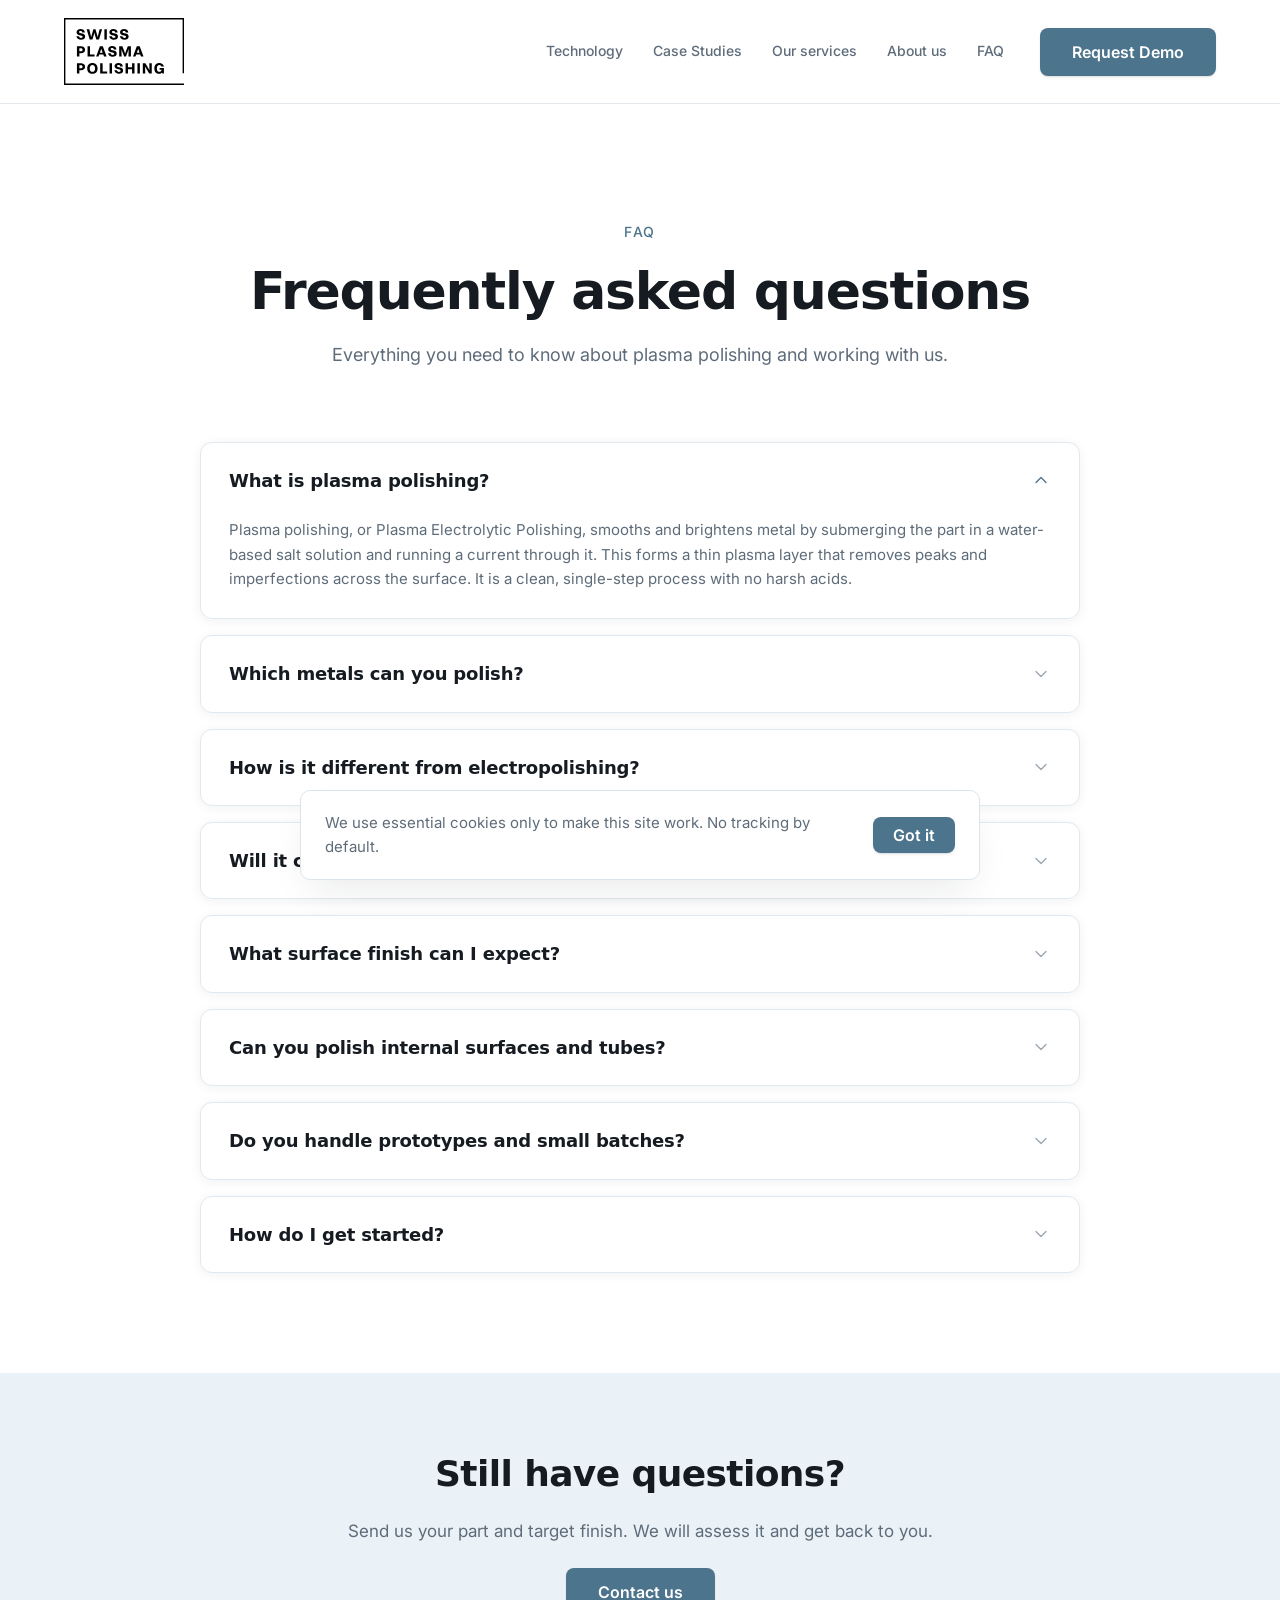
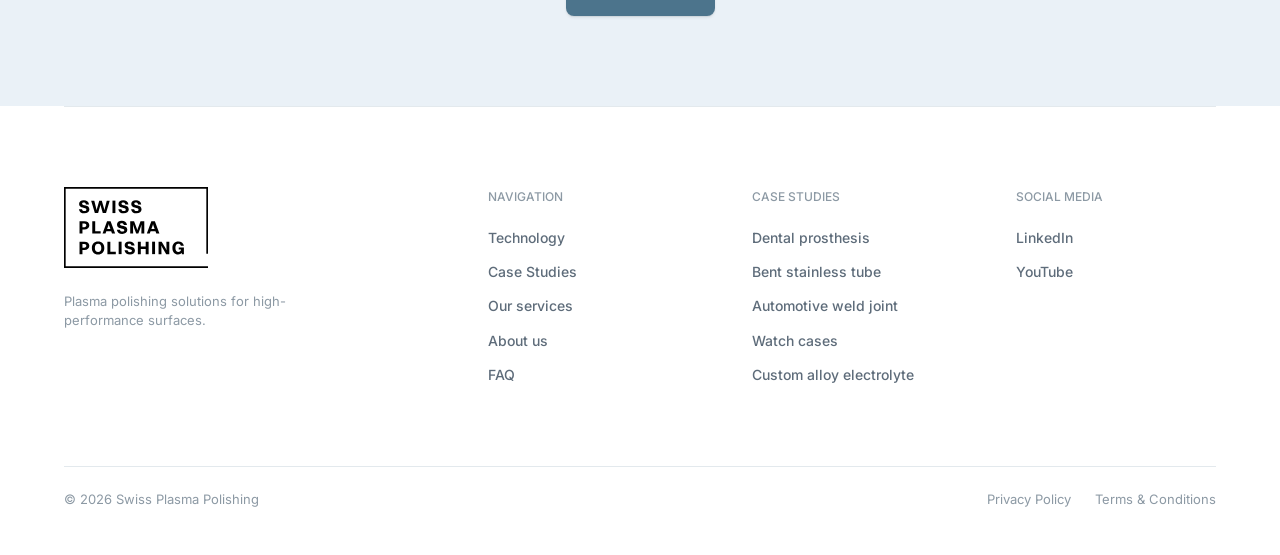
<file: faq/index.html>
<!DOCTYPE html>
<html lang="en">
<head>
  <meta charset="UTF-8">
  <meta name="viewport" content="width=device-width, initial-scale=1.0">
  <title>FAQ - Swiss Plasma Polishing</title>
  <meta name="description" content="Answers to common questions about plasma polishing: which metals we finish, how it differs from electropolishing, surface finish, internal surfaces, prototypes and how to get started.">

  <link rel="canonical" href="https://www.plasmapolishing.ch/faq/">

  <!--
    Two fonts only: Switzer (headings) and Inter (everything else).
    TODO: self-host both under /assets/fonts/ before launch
    (Swiss / GDPR: avoids third-party requests).
  -->
  <link rel="preconnect" href="https://fonts.googleapis.com">
  <link rel="preconnect" href="https://fonts.gstatic.com" crossorigin>
  <link href="https://fonts.googleapis.com/css2?family=Inter:wght@400;500;600;700&display=swap" rel="stylesheet">
  <link href="https://api.fontshare.com/v2/css?f[]=switzer@500,600,700&display=swap" rel="stylesheet">

  <link rel="stylesheet" href="../assets/css/tokens.css">
  <link rel="stylesheet" href="../assets/css/base.css">
  <link rel="stylesheet" href="../assets/css/components.css">
  <link rel="stylesheet" href="../assets/css/pages/faq.css">
  <link rel="icon" href="../assets/img/logo.svg" type="image/svg+xml">
</head>
<body>

  <!--
    PAGE MAP: FAQ page (/faq/). Sections: Header, Intro / mini hero, FAQ accordion,
    CTA band, Footer, Cookie banner.
    Loads assets/css/pages/faq.css on top of the shared tokens/base/components stylesheets.

    EDITING NOTES:
    - Header, footer and cookie banner are copied from index.html with ../ path prefixes.
      There is NO templating: when the navigation changes, edit it by hand in ALL pages
      (index.html, about, faq, impressum, privacy, terms) and in both header and footer.
    - The accordion is native <details>/<summary>, no JavaScript involved. The first item
      carries the open attribute so the page never renders fully collapsed.
    - Answers are plain <p> tags inside .faq-item__body. How to edit: add a question by
      copying an entire <details class="faq-item"> block (chevron SVG included) and
      changing the question and answer text.
  -->

  <!-- ============================== Header ============================== -->
  <!-- Shared header, keep in sync with index.html. Mobile toggle is wired in ../assets/js/main.js via #site-nav. -->
  <header class="site-header">
    <div class="container site-header__inner">
      <a class="site-header__logo" href="../index.html" aria-label="Swiss Plasma Polishing home">
        <img src="../assets/img/logo.svg" alt="Swiss Plasma Polishing" width="120" height="67">
      </a>

      <button class="nav-toggle" type="button" aria-label="Open menu" aria-expanded="false" aria-controls="site-nav">
        <span></span>
      </button>

      <nav class="site-nav" id="site-nav" aria-label="Primary">
        <div class="site-nav__links">
          <a href="../index.html#technology">Technology</a>
          <a href="../index.html#case-studies">Case Studies</a>
          <a href="../index.html#applications">Our services</a>
          <a href="../about/">About us</a>
          <a href="../faq/">FAQ</a>
        </div>
        <a class="btn btn--primary" href="../index.html#contact">Request Demo</a>
      </nav>
    </div>
  </header>

  <main>
    <!-- ============================== Intro / mini hero ============================== -->
    <section class="faq-intro" aria-labelledby="faq-title">
      <div class="container">
        <div class="section-head">
          <p class="eyebrow">FAQ</p>
          <h1 class="h2" id="faq-title">Frequently asked questions</h1>
          <p class="intro">Everything you need to know about plasma polishing and working with us.</p>
        </div>
      </div>
    </section>

    <!-- ============================== FAQ accordion ============================== -->
    <!-- Pure HTML accordion: each item is a <details> with the question in <summary>.
         The chevron rotation on open is handled in faq.css via details[open].
         Only the first item has the open attribute, keep it that way when reordering. -->
    <section class="faq-section" aria-label="Questions and answers">
      <div class="container">
        <div class="faq-list">

          <details class="faq-item" open>
            <summary class="faq-item__q">
              What is plasma polishing?
              <span class="faq-item__icon" aria-hidden="true">
                <svg width="20" height="20" viewBox="0 0 24 24" fill="none" stroke="currentColor" stroke-width="1.6" stroke-linecap="round" stroke-linejoin="round"><path d="m6 9 6 6 6-6"/></svg>
              </span>
            </summary>
            <div class="faq-item__body">
              <p>Plasma polishing, or Plasma Electrolytic Polishing, smooths and brightens metal by submerging the part in a water-based salt solution and running a current through it. This forms a thin plasma layer that removes peaks and imperfections across the surface. It is a clean, single-step process with no harsh acids.</p>
            </div>
          </details>

          <details class="faq-item">
            <summary class="faq-item__q">
              Which metals can you polish?
              <span class="faq-item__icon" aria-hidden="true">
                <svg width="20" height="20" viewBox="0 0 24 24" fill="none" stroke="currentColor" stroke-width="1.6" stroke-linecap="round" stroke-linejoin="round"><path d="m6 9 6 6 6-6"/></svg>
              </span>
            </summary>
            <div class="faq-item__body">
              <p>Stainless steel, titanium, cobalt-chrome, copper alloys, brass and 3D printed metal parts. If you are not sure about your alloy, send us a sample and we will test it before any production run.</p>
            </div>
          </details>

          <details class="faq-item">
            <summary class="faq-item__q">
              How is it different from electropolishing?
              <span class="faq-item__icon" aria-hidden="true">
                <svg width="20" height="20" viewBox="0 0 24 24" fill="none" stroke="currentColor" stroke-width="1.6" stroke-linecap="round" stroke-linejoin="round"><path d="m6 9 6 6 6-6"/></svg>
              </span>
            </summary>
            <div class="faq-item__body">
              <p>Traditional electropolishing relies on aggressive, toxic acids. Plasma polishing uses an environmentally friendly water-based solution, is safer for operators, and reaches geometries that acids and mechanical methods often cannot.</p>
            </div>
          </details>

          <details class="faq-item">
            <summary class="faq-item__q">
              Will it change the dimensions of my part?
              <span class="faq-item__icon" aria-hidden="true">
                <svg width="20" height="20" viewBox="0 0 24 24" fill="none" stroke="currentColor" stroke-width="1.6" stroke-linecap="round" stroke-linejoin="round"><path d="m6 9 6 6 6-6"/></svg>
              </span>
            </summary>
            <div class="faq-item__body">
              <p>Material removal is very small and controlled. Geometry and sharp corners are preserved, especially with the jet process, which targets only the areas that need finishing.</p>
            </div>
          </details>

          <details class="faq-item">
            <summary class="faq-item__q">
              What surface finish can I expect?
              <span class="faq-item__icon" aria-hidden="true">
                <svg width="20" height="20" viewBox="0 0 24 24" fill="none" stroke="currentColor" stroke-width="1.6" stroke-linecap="round" stroke-linejoin="round"><path d="m6 9 6 6 6-6"/></svg>
              </span>
            </summary>
            <div class="faq-item__body">
              <p>Results depend on the starting roughness and the material, but plasma polishing reliably produces a smooth, bright, low-Ra finish. We confirm the target Ra on your part before production.</p>
            </div>
          </details>

          <details class="faq-item">
            <summary class="faq-item__q">
              Can you polish internal surfaces and tubes?
              <span class="faq-item__icon" aria-hidden="true">
                <svg width="20" height="20" viewBox="0 0 24 24" fill="none" stroke="currentColor" stroke-width="1.6" stroke-linecap="round" stroke-linejoin="round"><path d="m6 9 6 6 6-6"/></svg>
              </span>
            </summary>
            <div class="faq-item__body">
              <p>Yes. Internal tube polishing and selective jet polishing reach inner contours, cavities and bends that are difficult or impossible to finish with other methods.</p>
            </div>
          </details>

          <details class="faq-item">
            <summary class="faq-item__q">
              Do you handle prototypes and small batches?
              <span class="faq-item__icon" aria-hidden="true">
                <svg width="20" height="20" viewBox="0 0 24 24" fill="none" stroke="currentColor" stroke-width="1.6" stroke-linecap="round" stroke-linejoin="round"><path d="m6 9 6 6 6-6"/></svg>
              </span>
            </summary>
            <div class="faq-item__body">
              <p>Yes. We support single parts, prototypes and batch production, and we are a strong fit for 3D printed dental and medical components.</p>
            </div>
          </details>

          <details class="faq-item">
            <summary class="faq-item__q">
              How do I get started?
              <span class="faq-item__icon" aria-hidden="true">
                <svg width="20" height="20" viewBox="0 0 24 24" fill="none" stroke="currentColor" stroke-width="1.6" stroke-linecap="round" stroke-linejoin="round"><path d="m6 9 6 6 6-6"/></svg>
              </span>
            </summary>
            <div class="faq-item__body">
              <p>Send us your part and target surface through the contact form. We assess feasibility, run a test where needed, and get back to you with a clear recommendation.</p>
            </div>
          </details>

        </div>
      </div>
    </section>

    <!-- ============================== CTA band ============================== -->
    <!-- Button points at the home contact form, there is no contact page. -->
    <section class="faq-cta" aria-labelledby="faq-cta-title">
      <div class="container">
        <div class="faq-cta__inner">
          <h2 class="h2" id="faq-cta-title">Still have questions?</h2>
          <p class="faq-cta__intro">Send us your part and target finish. We will assess it and get back to you.</p>
          <a class="btn btn--primary" href="../index.html#contact">Contact us</a>
        </div>
      </div>
    </section>
  </main>

  <!-- ============================== Footer ============================== -->
  <!-- Shared footer, keep in sync with index.html. Footer nav mirrors the header nav, edit both together. -->
  <footer class="site-footer">
    <div class="container">
      <hr>
      <div class="site-footer__main">
        <div class="site-footer__brand">
          <a href="../index.html" aria-label="Swiss Plasma Polishing home">
            <img src="../assets/img/logo.svg" alt="Swiss Plasma Polishing" width="144" height="81">
          </a>
          <p class="site-footer__tagline">Plasma polishing solutions for high-performance surfaces.</p>
        </div>
        <div class="site-footer__cols">
          <div class="site-footer__col">
            <p class="site-footer__col-title">Navigation</p>
            <nav class="site-footer__col-links" aria-label="Footer">
              <a href="../index.html#technology">Technology</a>
              <a href="../index.html#case-studies">Case Studies</a>
              <a href="../index.html#applications">Our services</a>
              <a href="../about/">About us</a>
              <a href="../faq/">FAQ</a>
            </nav>
          </div>
          <div class="site-footer__col">
            <p class="site-footer__col-title">Case Studies</p>
            <nav class="site-footer__col-links" aria-label="Case studies">
              <a href="../case-studies/dental-cobalt-chrome-prosthesis/">Dental prosthesis</a>
              <a href="../case-studies/bent-stainless-tube/">Bent stainless tube</a>
              <a href="../case-studies/weld-joint-automotive-part/">Automotive weld joint</a>
              <a href="../case-studies/watch-cases/">Watch cases</a>
              <a href="../case-studies/custom-alloy-electrolyte/">Custom alloy electrolyte</a>
            </nav>
          </div>
          <div class="site-footer__col">
            <p class="site-footer__col-title">Social media</p>
            <nav class="site-footer__col-links" aria-label="Social media">
              <a href="https://www.linkedin.com/company/swiss-plasma-polishing/" target="_blank" rel="noopener">LinkedIn</a>
              <a href="https://www.youtube.com/watch?v=AYaXNKc_V6w" target="_blank" rel="noopener">YouTube</a>
            </nav>
          </div>
        </div>
      </div>
      <hr>
      <div class="site-footer__bottom">
        <p>© 2026 Swiss Plasma Polishing</p>
        <div class="site-footer__legal">
          <a href="../privacy/">Privacy Policy</a>
          <a href="../terms/">Terms &amp; Conditions</a>
        </div>
      </div>
    </div>
  </footer>

  <!-- ============================== Cookie banner (essential-only) ============================== -->
  <!-- Starts hidden; main.js unhides it unless localStorage key "spp-cookie-ack" is set. Keep the hidden attribute. -->
  <div class="cookie-banner" id="cookie-banner" role="dialog" aria-label="Cookie notice" hidden>
    <p class="cookie-banner__text">
      We use essential cookies only to make this site work. No tracking by default.
    </p>
    <div class="cookie-banner__actions">
      <button class="btn btn--primary" type="button" data-cookie="accept">Got it</button>
    </div>
  </div>

  <script src="../assets/js/main.js"></script>
</body>
</html>
</file>
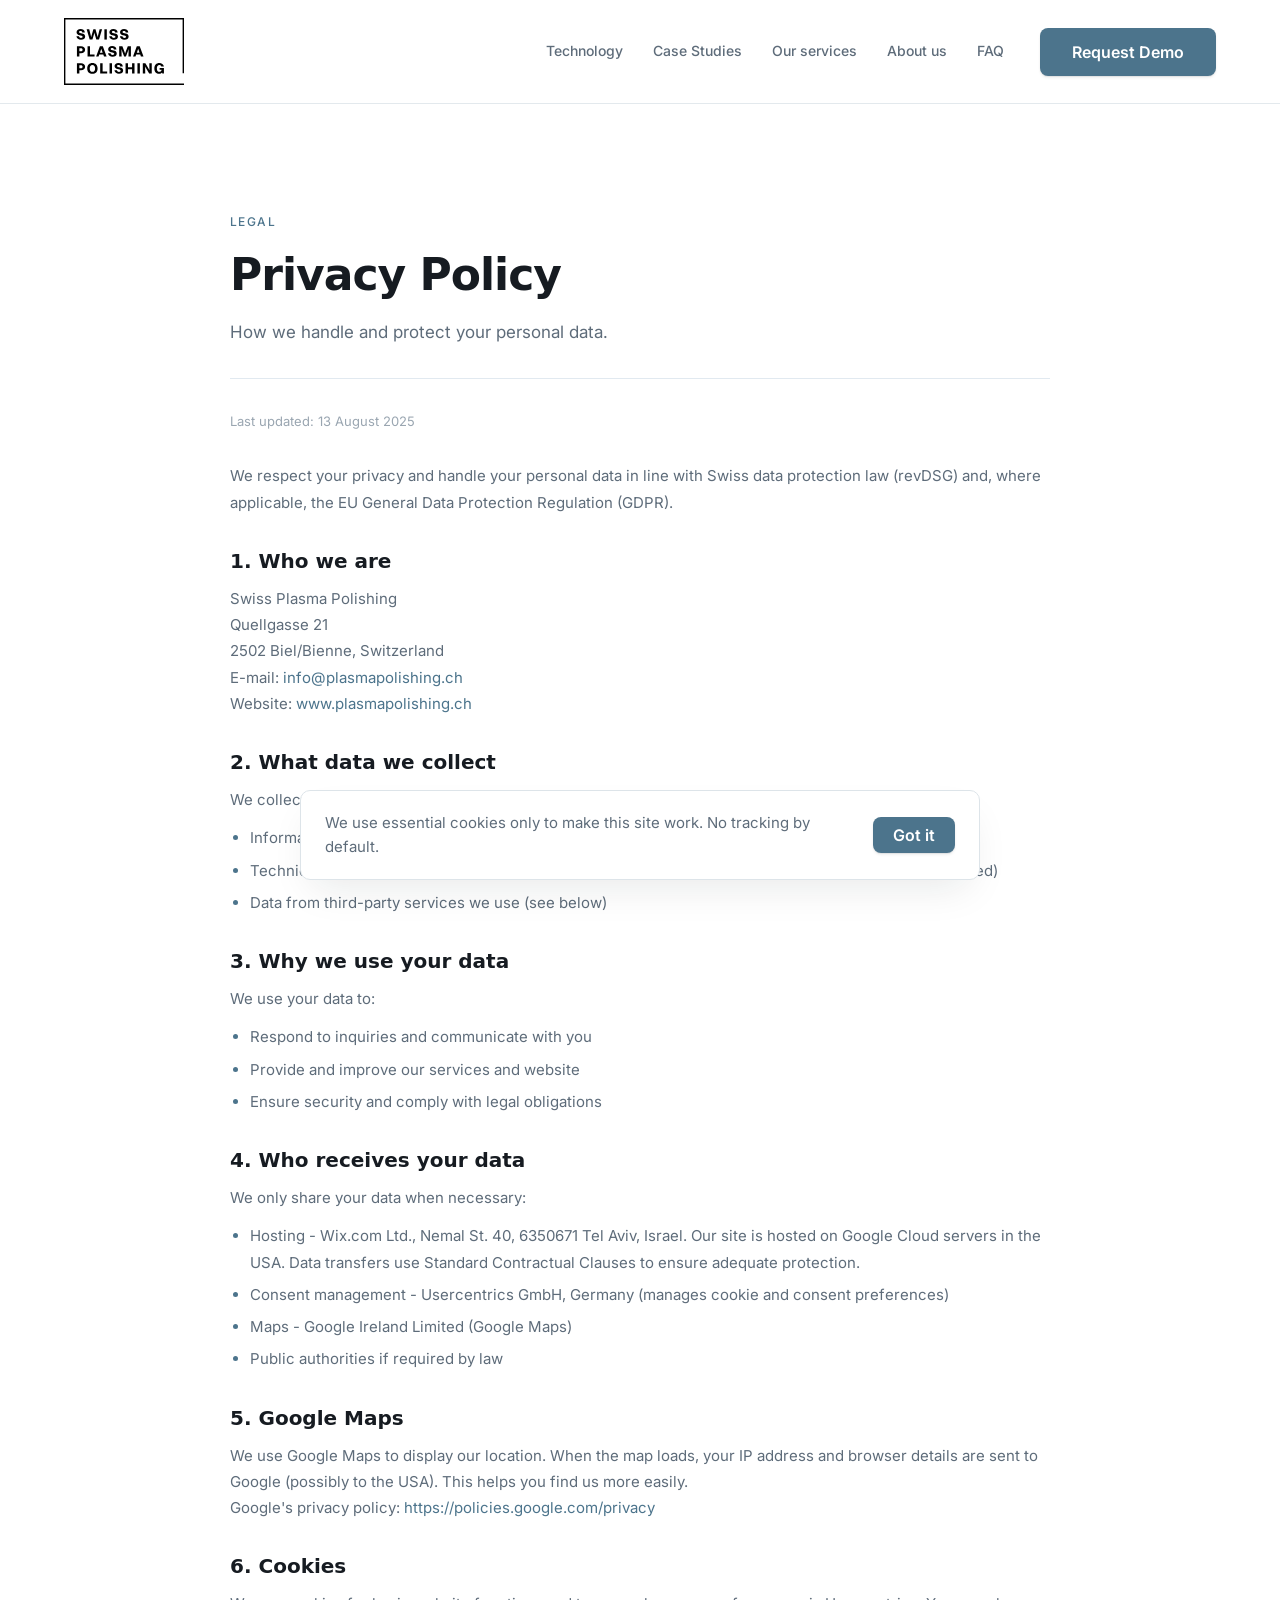
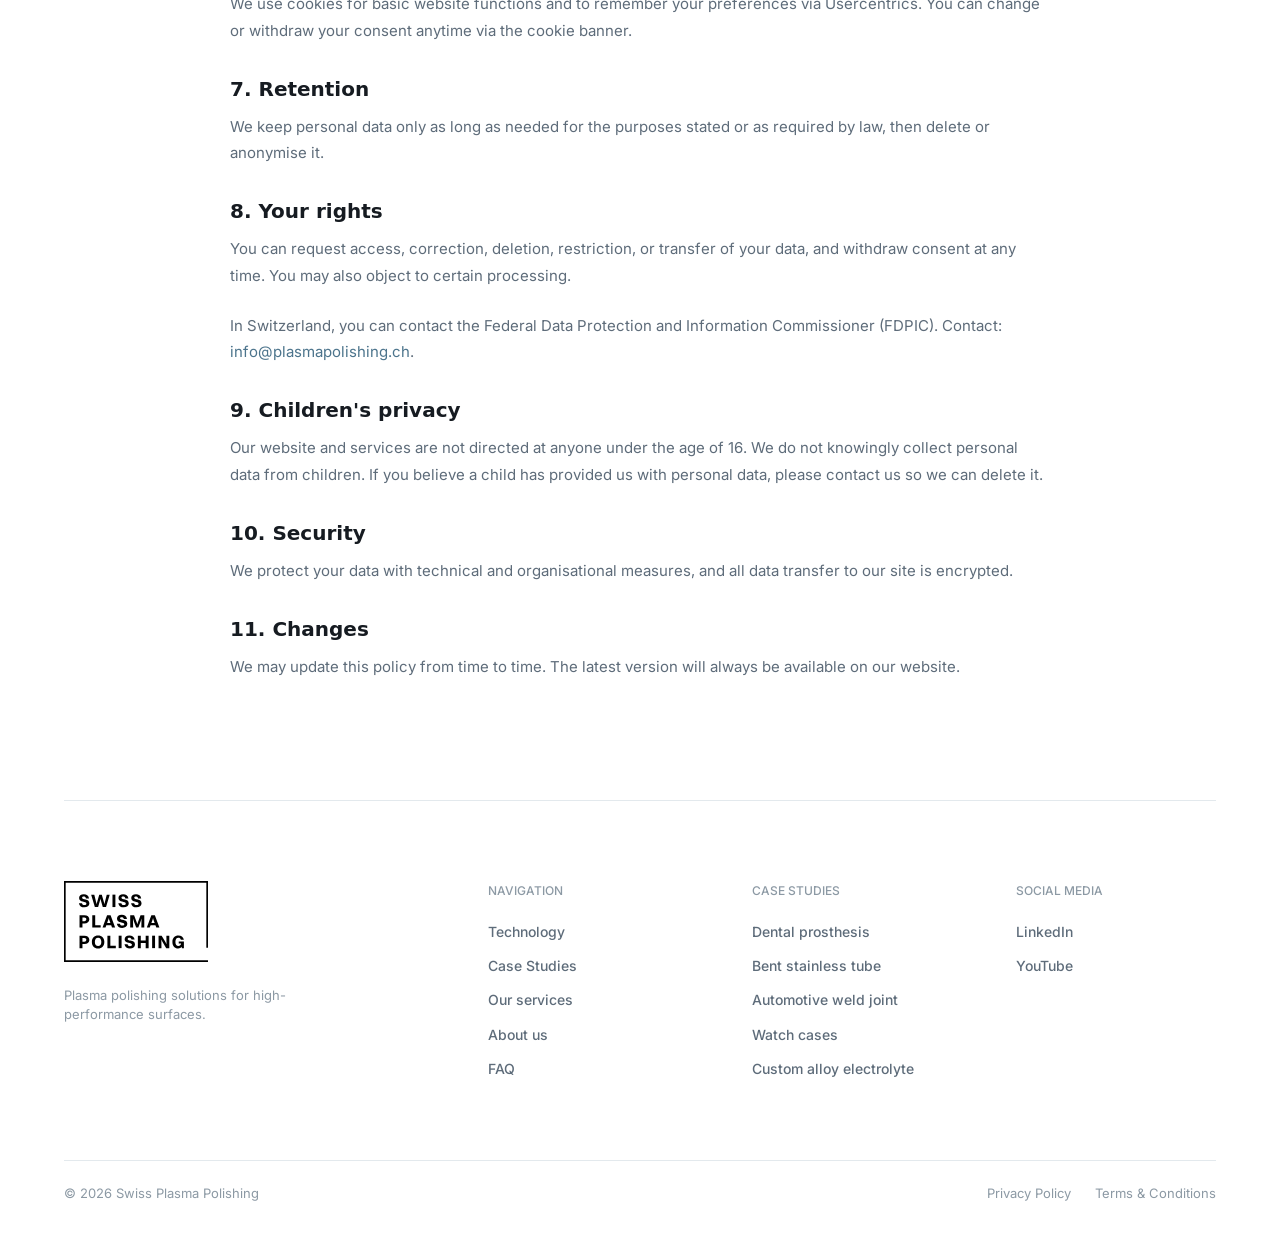
<file: privacy/index.html>
<!DOCTYPE html>
<html lang="en">
<head>
  <meta charset="UTF-8">
  <meta name="viewport" content="width=device-width, initial-scale=1.0">
  <title>Privacy Policy - Swiss Plasma Polishing</title>
  <meta name="description" content="How Swiss Plasma Polishing handles and protects your personal data.">

  <link rel="canonical" href="https://www.plasmapolishing.ch/privacy/">

  <!--
    Two fonts only: Switzer (headings) and Inter (everything else).
    TODO: self-host both under /assets/fonts/ before launch
    (Swiss / GDPR: avoids third-party requests).
  -->
  <link rel="preconnect" href="https://fonts.googleapis.com">
  <link rel="preconnect" href="https://fonts.gstatic.com" crossorigin>
  <link href="https://fonts.googleapis.com/css2?family=Inter:wght@400;500;600;700&display=swap" rel="stylesheet">
  <link href="https://api.fontshare.com/v2/css?f[]=switzer@500,600,700&display=swap" rel="stylesheet">

  <link rel="stylesheet" href="../assets/css/tokens.css">
  <link rel="stylesheet" href="../assets/css/base.css">
  <link rel="stylesheet" href="../assets/css/components.css">
  <link rel="stylesheet" href="../assets/css/pages/legal.css">
  <link rel="icon" href="../assets/img/logo.svg" type="image/svg+xml">
</head>
<body>

  <!--
    PAGE MAP: Privacy Policy (/privacy/). Sections: Header, Legal body (mini hero,
    numbered sections 1-11), Footer, Cookie banner.
    Loads assets/css/pages/legal.css on top of the shared tokens/base/components stylesheets.
    Same legal template as /impressum/ and /terms/, keep structural changes in sync across the three.

    EDITING NOTES:
    - Header, footer and cookie banner are copied from index.html with ../ path prefixes.
      There is NO templating: when the navigation changes, edit it by hand in ALL pages
      (index.html, about, faq, impressum, privacy, terms) and in both header and footer.
    - Body copy is the client's supplied policy (last updated 2025-08-13). NOTE for review:
      it names Wix hosting, Usercentrics consent and Google Maps; the live site is on GitHub
      Pages with a custom cookie banner, so these third-party references need reconciling with
      the client before launch.
    - No CTA band and no Partners strip on legal pages, that is by design, do not add them.
  -->

  <!-- ============================== Header ============================== -->
  <!-- Shared header, keep in sync with index.html. Mobile toggle is wired in ../assets/js/main.js via #site-nav. -->
  <header class="site-header">
    <div class="container site-header__inner">
      <a class="site-header__logo" href="../index.html" aria-label="Swiss Plasma Polishing home">
        <img src="../assets/img/logo.svg" alt="Swiss Plasma Polishing" width="120" height="67">
      </a>

      <button class="nav-toggle" type="button" aria-label="Open menu" aria-expanded="false" aria-controls="site-nav">
        <span></span>
      </button>

      <nav class="site-nav" id="site-nav" aria-label="Primary">
        <div class="site-nav__links">
          <a href="../index.html#technology">Technology</a>
          <a href="../index.html#case-studies">Case Studies</a>
          <a href="../index.html#applications">Our services</a>
          <a href="../about/">About us</a>
          <a href="../faq/">FAQ</a>
        </div>
        <a class="btn btn--primary" href="../index.html#contact">Request Demo</a>
      </nav>
    </div>
  </header>

  <main>
    <!-- ============================== Legal body ============================== -->
    <section class="legal-body">
      <div class="container">
        <div class="legal-col">

          <!-- Mini hero -->
          <div class="legal-hero">
            <p class="eyebrow mono-label legal-hero__eyebrow">Legal</p>
            <h1 class="legal-hero__title">Privacy Policy</h1>
            <p class="legal-hero__sub">How we handle and protect your personal data.</p>
          </div>

          <hr class="legal-rule">

          <!-- Client-supplied policy copy (2025-08-13). Update the text in place;
               add a section by copying a .legal-section block and renumbering. -->
          <p class="legal-meta">Last updated: 13 August 2025</p>
          <p class="legal-section__body">
            We respect your privacy and handle your personal data in line with Swiss data protection
            law (revDSG) and, where applicable, the EU General Data Protection Regulation (GDPR).
          </p>

          <div class="legal-section">
            <h3 class="legal-section__title">1. Who we are</h3>
            <p class="legal-section__body">
              Swiss Plasma Polishing<br>
              Quellgasse 21<br>
              2502 Biel/Bienne, Switzerland<br>
              E-mail: <a href="mailto:info@plasmapolishing.ch">info@plasmapolishing.ch</a><br>
              Website: <a href="https://www.plasmapolishing.ch">www.plasmapolishing.ch</a>
            </p>
          </div>

          <div class="legal-section">
            <h3 class="legal-section__title">2. What data we collect</h3>
            <p class="legal-section__body">We collect:</p>
            <ul class="legal-list">
              <li>Information you provide (name, email, phone, company, message content)</li>
              <li>Technical details when you visit our site (IP address, browser, operating system, date/time, pages visited)</li>
              <li>Data from third-party services we use (see below)</li>
            </ul>
          </div>

          <div class="legal-section">
            <h3 class="legal-section__title">3. Why we use your data</h3>
            <p class="legal-section__body">We use your data to:</p>
            <ul class="legal-list">
              <li>Respond to inquiries and communicate with you</li>
              <li>Provide and improve our services and website</li>
              <li>Ensure security and comply with legal obligations</li>
            </ul>
          </div>

          <div class="legal-section">
            <h3 class="legal-section__title">4. Who receives your data</h3>
            <p class="legal-section__body">We only share your data when necessary:</p>
            <ul class="legal-list">
              <li>Hosting - Wix.com Ltd., Nemal St. 40, 6350671 Tel Aviv, Israel. Our site is hosted on Google Cloud servers in the USA. Data transfers use Standard Contractual Clauses to ensure adequate protection.</li>
              <li>Consent management - Usercentrics GmbH, Germany (manages cookie and consent preferences)</li>
              <li>Maps - Google Ireland Limited (Google Maps)</li>
              <li>Public authorities if required by law</li>
            </ul>
          </div>

          <div class="legal-section">
            <h3 class="legal-section__title">5. Google Maps</h3>
            <p class="legal-section__body">
              We use Google Maps to display our location. When the map loads, your IP address and
              browser details are sent to Google (possibly to the USA). This helps you find us more
              easily.<br>
              Google's privacy policy: <a href="https://policies.google.com/privacy">https://policies.google.com/privacy</a>
            </p>
          </div>

          <div class="legal-section">
            <h3 class="legal-section__title">6. Cookies</h3>
            <p class="legal-section__body">
              We use cookies for basic website functions and to remember your preferences via
              Usercentrics. You can change or withdraw your consent anytime via the cookie banner.
            </p>
          </div>

          <div class="legal-section">
            <h3 class="legal-section__title">7. Retention</h3>
            <p class="legal-section__body">
              We keep personal data only as long as needed for the purposes stated or as required by
              law, then delete or anonymise it.
            </p>
          </div>

          <div class="legal-section">
            <h3 class="legal-section__title">8. Your rights</h3>
            <p class="legal-section__body">
              You can request access, correction, deletion, restriction, or transfer of your data, and
              withdraw consent at any time. You may also object to certain processing.
            </p>
            <p class="legal-section__body">
              In Switzerland, you can contact the Federal Data Protection and Information Commissioner
              (FDPIC). Contact: <a href="mailto:info@plasmapolishing.ch">info@plasmapolishing.ch</a>.
            </p>
          </div>

          <div class="legal-section">
            <h3 class="legal-section__title">9. Children's privacy</h3>
            <p class="legal-section__body">
              Our website and services are not directed at anyone under the age of 16. We do not
              knowingly collect personal data from children. If you believe a child has provided us
              with personal data, please contact us so we can delete it.
            </p>
          </div>

          <div class="legal-section">
            <h3 class="legal-section__title">10. Security</h3>
            <p class="legal-section__body">
              We protect your data with technical and organisational measures, and all data transfer
              to our site is encrypted.
            </p>
          </div>

          <div class="legal-section">
            <h3 class="legal-section__title">11. Changes</h3>
            <p class="legal-section__body">
              We may update this policy from time to time. The latest version will always be available
              on our website.
            </p>
          </div>

        </div>
      </div>
    </section>
  </main>

  <!-- ============================== Footer ============================== -->
  <!-- Shared footer, keep in sync with index.html. Footer nav mirrors the header nav, edit both together. -->
  <footer class="site-footer">
    <div class="container">
      <hr>
      <div class="site-footer__main">
        <div class="site-footer__brand">
          <a href="../index.html" aria-label="Swiss Plasma Polishing home">
            <img src="../assets/img/logo.svg" alt="Swiss Plasma Polishing" width="144" height="81">
          </a>
          <p class="site-footer__tagline">Plasma polishing solutions for high-performance surfaces.</p>
        </div>
        <div class="site-footer__cols">
          <div class="site-footer__col">
            <p class="site-footer__col-title">Navigation</p>
            <nav class="site-footer__col-links" aria-label="Footer">
              <a href="../index.html#technology">Technology</a>
              <a href="../index.html#case-studies">Case Studies</a>
              <a href="../index.html#applications">Our services</a>
              <a href="../about/">About us</a>
              <a href="../faq/">FAQ</a>
            </nav>
          </div>
          <div class="site-footer__col">
            <p class="site-footer__col-title">Case Studies</p>
            <nav class="site-footer__col-links" aria-label="Case studies">
              <a href="../case-studies/dental-cobalt-chrome-prosthesis/">Dental prosthesis</a>
              <a href="../case-studies/bent-stainless-tube/">Bent stainless tube</a>
              <a href="../case-studies/weld-joint-automotive-part/">Automotive weld joint</a>
              <a href="../case-studies/watch-cases/">Watch cases</a>
              <a href="../case-studies/custom-alloy-electrolyte/">Custom alloy electrolyte</a>
            </nav>
          </div>
          <div class="site-footer__col">
            <p class="site-footer__col-title">Social media</p>
            <nav class="site-footer__col-links" aria-label="Social media">
              <a href="https://www.linkedin.com/company/swiss-plasma-polishing/" target="_blank" rel="noopener">LinkedIn</a>
              <a href="https://www.youtube.com/watch?v=AYaXNKc_V6w" target="_blank" rel="noopener">YouTube</a>
            </nav>
          </div>
        </div>
      </div>
      <hr>
      <div class="site-footer__bottom">
        <p>© 2026 Swiss Plasma Polishing</p>
        <div class="site-footer__legal">
          <a href="../privacy/">Privacy Policy</a>
          <a href="../terms/">Terms &amp; Conditions</a>
        </div>
      </div>
    </div>
  </footer>

  <!-- ============================== Cookie banner (essential-only) ============================== -->
  <!-- Starts hidden; main.js unhides it unless localStorage key "spp-cookie-ack" is set. Keep the hidden attribute. -->
  <div class="cookie-banner" id="cookie-banner" role="dialog" aria-label="Cookie notice" hidden>
    <p class="cookie-banner__text">
      We use essential cookies only to make this site work. No tracking by default.
    </p>
    <div class="cookie-banner__actions">
      <button class="btn btn--primary" type="button" data-cookie="accept">Got it</button>
    </div>
  </div>

  <script src="../assets/js/main.js"></script>
</body>
</html>
</file>
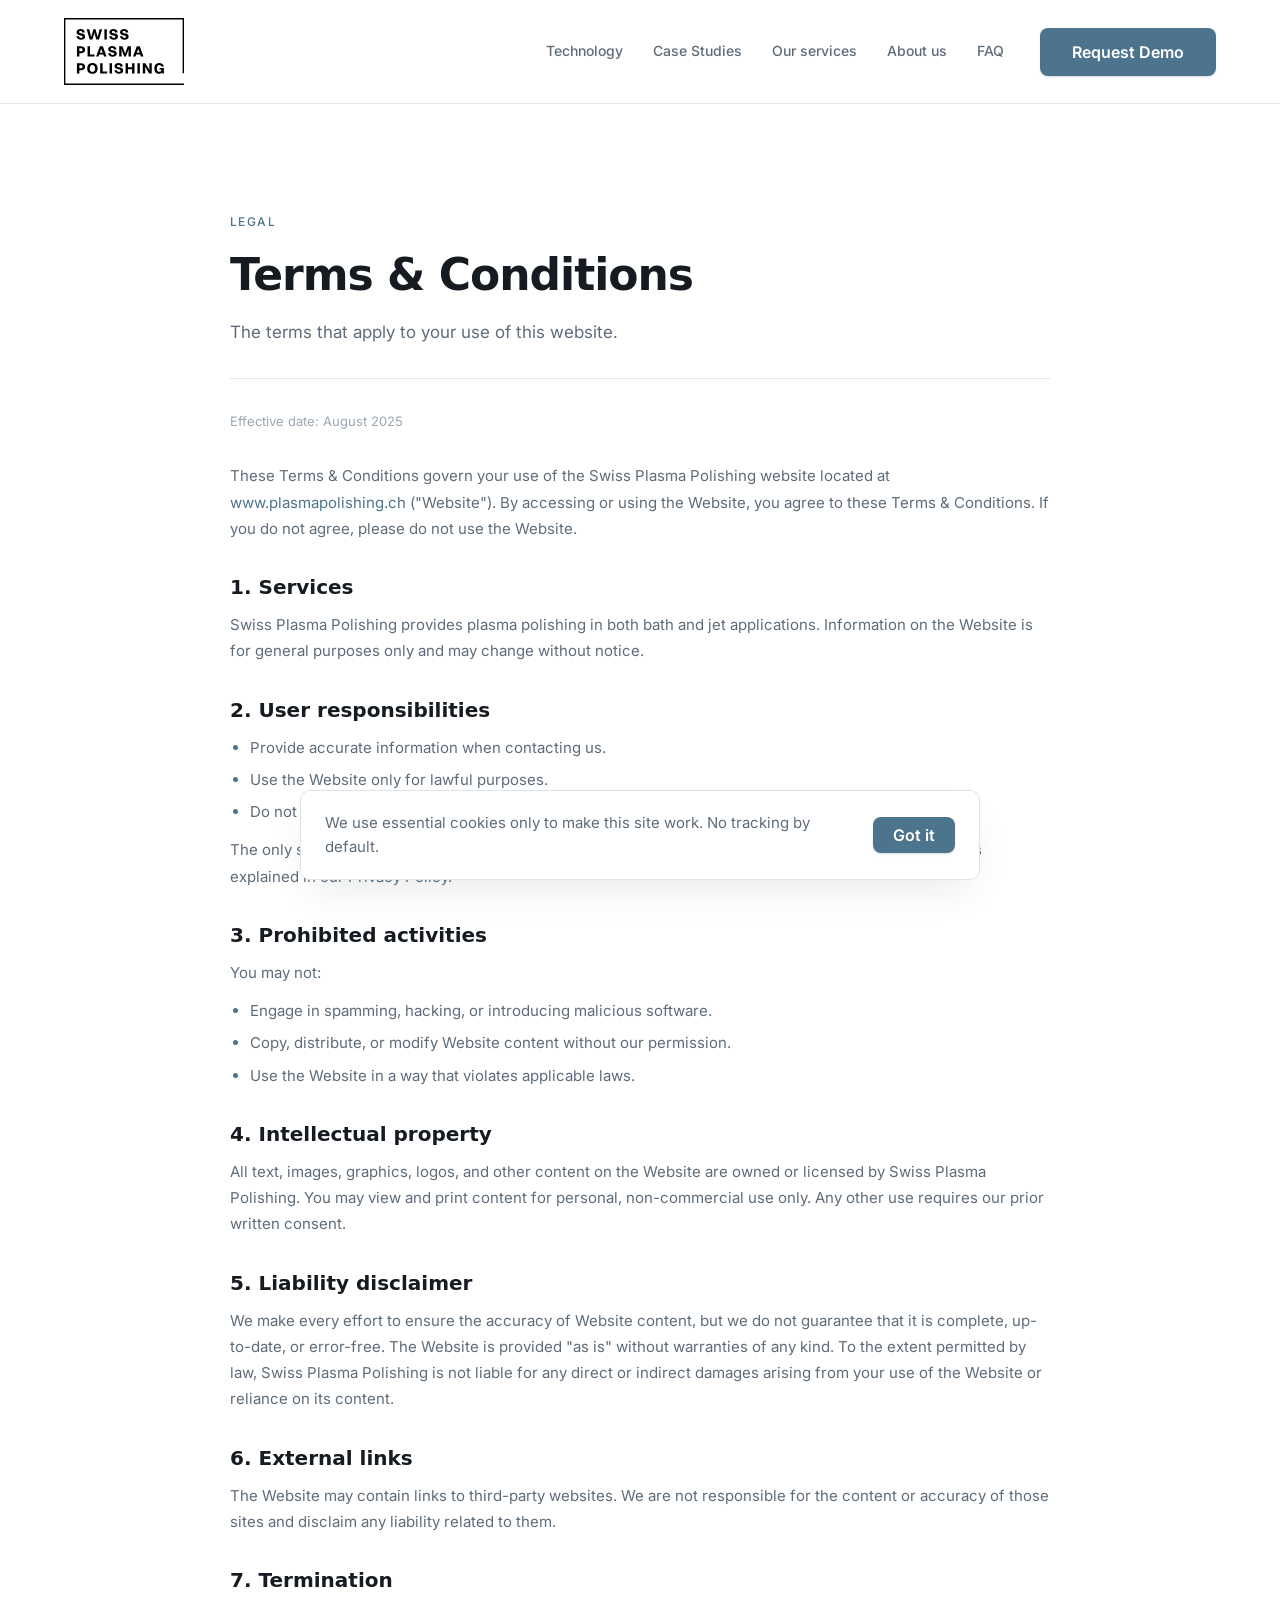
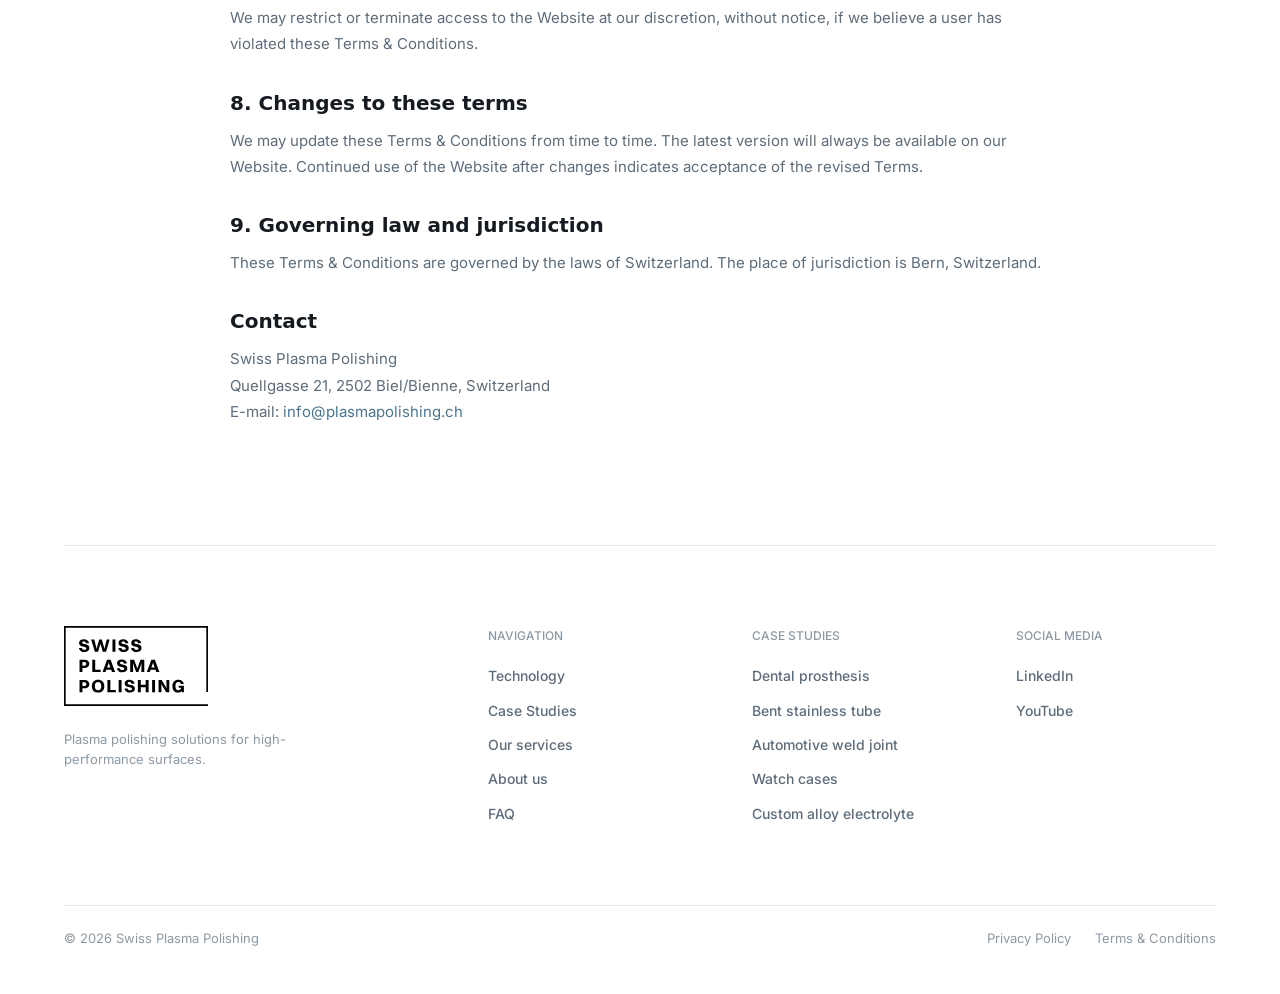
<file: terms/index.html>
<!DOCTYPE html>
<html lang="en">
<head>
  <meta charset="UTF-8">
  <meta name="viewport" content="width=device-width, initial-scale=1.0">
  <title>Terms &amp; Conditions - Swiss Plasma Polishing</title>
  <meta name="description" content="The terms that apply to Swiss Plasma Polishing services and orders.">

  <link rel="canonical" href="https://www.plasmapolishing.ch/terms/">

  <!--
    Two fonts only: Switzer (headings) and Inter (everything else).
    TODO: self-host both under /assets/fonts/ before launch
    (Swiss / GDPR: avoids third-party requests).
  -->
  <link rel="preconnect" href="https://fonts.googleapis.com">
  <link rel="preconnect" href="https://fonts.gstatic.com" crossorigin>
  <link href="https://fonts.googleapis.com/css2?family=Inter:wght@400;500;600;700&display=swap" rel="stylesheet">
  <link href="https://api.fontshare.com/v2/css?f[]=switzer@500,600,700&display=swap" rel="stylesheet">

  <link rel="stylesheet" href="../assets/css/tokens.css">
  <link rel="stylesheet" href="../assets/css/base.css">
  <link rel="stylesheet" href="../assets/css/components.css">
  <link rel="stylesheet" href="../assets/css/pages/legal.css">
  <link rel="icon" href="../assets/img/logo.svg" type="image/svg+xml">
</head>
<body>

  <!--
    PAGE MAP: Terms and Conditions (/terms/). Sections: Header, Legal body (mini hero,
    intro, numbered sections 1-9 plus a Contact block), Footer, Cookie banner.
    Loads assets/css/pages/legal.css on top of the shared tokens/base/components stylesheets.
    Same legal template as /impressum/ and /privacy/, keep structural changes in sync across the three.

    EDITING NOTES:
    - Header, footer and cookie banner are copied from index.html with ../ path prefixes.
      There is NO templating: when the navigation changes, edit it by hand in ALL pages
      (index.html, about, faq, impressum, privacy, terms) and in both header and footer.
    - Body copy is the client's supplied terms (effective August 2025); update the text in place.
    - No CTA band and no Partners strip on legal pages, that is by design, do not add them.
  -->

  <!-- ============================== Header ============================== -->
  <!-- Shared header, keep in sync with index.html. Mobile toggle is wired in ../assets/js/main.js via #site-nav. -->
  <header class="site-header">
    <div class="container site-header__inner">
      <a class="site-header__logo" href="../index.html" aria-label="Swiss Plasma Polishing home">
        <img src="../assets/img/logo.svg" alt="Swiss Plasma Polishing" width="120" height="67">
      </a>

      <button class="nav-toggle" type="button" aria-label="Open menu" aria-expanded="false" aria-controls="site-nav">
        <span></span>
      </button>

      <nav class="site-nav" id="site-nav" aria-label="Primary">
        <div class="site-nav__links">
          <a href="../index.html#technology">Technology</a>
          <a href="../index.html#case-studies">Case Studies</a>
          <a href="../index.html#applications">Our services</a>
          <a href="../about/">About us</a>
          <a href="../faq/">FAQ</a>
        </div>
        <a class="btn btn--primary" href="../index.html#contact">Request Demo</a>
      </nav>
    </div>
  </header>

  <main>
    <!-- ============================== Legal body ============================== -->
    <section class="legal-body">
      <div class="container">
        <div class="legal-col">

          <!-- Mini hero -->
          <div class="legal-hero">
            <p class="eyebrow mono-label legal-hero__eyebrow">Legal</p>
            <h1 class="legal-hero__title">Terms &amp; Conditions</h1>
            <p class="legal-hero__sub">The terms that apply to your use of this website.</p>
          </div>

          <hr class="legal-rule">

          <!-- Client-supplied terms copy (effective August 2025). Update the text in place;
               add a section by copying a .legal-section block and renumbering. -->
          <p class="legal-meta">Effective date: August 2025</p>
          <p class="legal-section__body">
            These Terms &amp; Conditions govern your use of the Swiss Plasma Polishing website located
            at <a href="https://www.plasmapolishing.ch">www.plasmapolishing.ch</a> ("Website"). By
            accessing or using the Website, you agree to these Terms &amp; Conditions. If you do not
            agree, please do not use the Website.
          </p>

          <div class="legal-section">
            <h3 class="legal-section__title">1. Services</h3>
            <p class="legal-section__body">
              Swiss Plasma Polishing provides plasma polishing in both bath and jet applications.
              Information on the Website is for general purposes only and may change without notice.
            </p>
          </div>

          <div class="legal-section">
            <h3 class="legal-section__title">2. User responsibilities</h3>
            <ul class="legal-list">
              <li>Provide accurate information when contacting us.</li>
              <li>Use the Website only for lawful purposes.</li>
              <li>Do not attempt to disrupt or compromise the security of the Website.</li>
            </ul>
            <p class="legal-section__body">
              The only section where we request personal details is our contact form. How we process
              personal data is explained in our <a href="../privacy/">Privacy Policy</a>.
            </p>
          </div>

          <div class="legal-section">
            <h3 class="legal-section__title">3. Prohibited activities</h3>
            <p class="legal-section__body">You may not:</p>
            <ul class="legal-list">
              <li>Engage in spamming, hacking, or introducing malicious software.</li>
              <li>Copy, distribute, or modify Website content without our permission.</li>
              <li>Use the Website in a way that violates applicable laws.</li>
            </ul>
          </div>

          <div class="legal-section">
            <h3 class="legal-section__title">4. Intellectual property</h3>
            <p class="legal-section__body">
              All text, images, graphics, logos, and other content on the Website are owned or
              licensed by Swiss Plasma Polishing. You may view and print content for personal,
              non-commercial use only. Any other use requires our prior written consent.
            </p>
          </div>

          <div class="legal-section">
            <h3 class="legal-section__title">5. Liability disclaimer</h3>
            <p class="legal-section__body">
              We make every effort to ensure the accuracy of Website content, but we do not guarantee
              that it is complete, up-to-date, or error-free. The Website is provided "as is" without
              warranties of any kind. To the extent permitted by law, Swiss Plasma Polishing is not
              liable for any direct or indirect damages arising from your use of the Website or
              reliance on its content.
            </p>
          </div>

          <div class="legal-section">
            <h3 class="legal-section__title">6. External links</h3>
            <p class="legal-section__body">
              The Website may contain links to third-party websites. We are not responsible for the
              content or accuracy of those sites and disclaim any liability related to them.
            </p>
          </div>

          <div class="legal-section">
            <h3 class="legal-section__title">7. Termination</h3>
            <p class="legal-section__body">
              We may restrict or terminate access to the Website at our discretion, without notice, if
              we believe a user has violated these Terms &amp; Conditions.
            </p>
          </div>

          <div class="legal-section">
            <h3 class="legal-section__title">8. Changes to these terms</h3>
            <p class="legal-section__body">
              We may update these Terms &amp; Conditions from time to time. The latest version will
              always be available on our Website. Continued use of the Website after changes indicates
              acceptance of the revised Terms.
            </p>
          </div>

          <div class="legal-section">
            <h3 class="legal-section__title">9. Governing law and jurisdiction</h3>
            <p class="legal-section__body">
              These Terms &amp; Conditions are governed by the laws of Switzerland. The place of
              jurisdiction is Bern, Switzerland.
            </p>
          </div>

          <div class="legal-section">
            <h3 class="legal-section__title">Contact</h3>
            <p class="legal-section__body">
              Swiss Plasma Polishing<br>
              Quellgasse 21, 2502 Biel/Bienne, Switzerland<br>
              E-mail: <a href="mailto:info@plasmapolishing.ch">info@plasmapolishing.ch</a>
            </p>
          </div>

        </div>
      </div>
    </section>
  </main>

  <!-- ============================== Footer ============================== -->
  <!-- Shared footer, keep in sync with index.html. Footer nav mirrors the header nav, edit both together. -->
  <footer class="site-footer">
    <div class="container">
      <hr>
      <div class="site-footer__main">
        <div class="site-footer__brand">
          <a href="../index.html" aria-label="Swiss Plasma Polishing home">
            <img src="../assets/img/logo.svg" alt="Swiss Plasma Polishing" width="144" height="81">
          </a>
          <p class="site-footer__tagline">Plasma polishing solutions for high-performance surfaces.</p>
        </div>
        <div class="site-footer__cols">
          <div class="site-footer__col">
            <p class="site-footer__col-title">Navigation</p>
            <nav class="site-footer__col-links" aria-label="Footer">
              <a href="../index.html#technology">Technology</a>
              <a href="../index.html#case-studies">Case Studies</a>
              <a href="../index.html#applications">Our services</a>
              <a href="../about/">About us</a>
              <a href="../faq/">FAQ</a>
            </nav>
          </div>
          <div class="site-footer__col">
            <p class="site-footer__col-title">Case Studies</p>
            <nav class="site-footer__col-links" aria-label="Case studies">
              <a href="../case-studies/dental-cobalt-chrome-prosthesis/">Dental prosthesis</a>
              <a href="../case-studies/bent-stainless-tube/">Bent stainless tube</a>
              <a href="../case-studies/weld-joint-automotive-part/">Automotive weld joint</a>
              <a href="../case-studies/watch-cases/">Watch cases</a>
              <a href="../case-studies/custom-alloy-electrolyte/">Custom alloy electrolyte</a>
            </nav>
          </div>
          <div class="site-footer__col">
            <p class="site-footer__col-title">Social media</p>
            <nav class="site-footer__col-links" aria-label="Social media">
              <a href="https://www.linkedin.com/company/swiss-plasma-polishing/" target="_blank" rel="noopener">LinkedIn</a>
              <a href="https://www.youtube.com/watch?v=AYaXNKc_V6w" target="_blank" rel="noopener">YouTube</a>
            </nav>
          </div>
        </div>
      </div>
      <hr>
      <div class="site-footer__bottom">
        <p>© 2026 Swiss Plasma Polishing</p>
        <div class="site-footer__legal">
          <a href="../privacy/">Privacy Policy</a>
          <a href="../terms/">Terms &amp; Conditions</a>
        </div>
      </div>
    </div>
  </footer>

  <!-- ============================== Cookie banner (essential-only) ============================== -->
  <!-- Starts hidden; main.js unhides it unless localStorage key "spp-cookie-ack" is set. Keep the hidden attribute. -->
  <div class="cookie-banner" id="cookie-banner" role="dialog" aria-label="Cookie notice" hidden>
    <p class="cookie-banner__text">
      We use essential cookies only to make this site work. No tracking by default.
    </p>
    <div class="cookie-banner__actions">
      <button class="btn btn--primary" type="button" data-cookie="accept">Got it</button>
    </div>
  </div>

  <script src="../assets/js/main.js"></script>
</body>
</html>
</file>
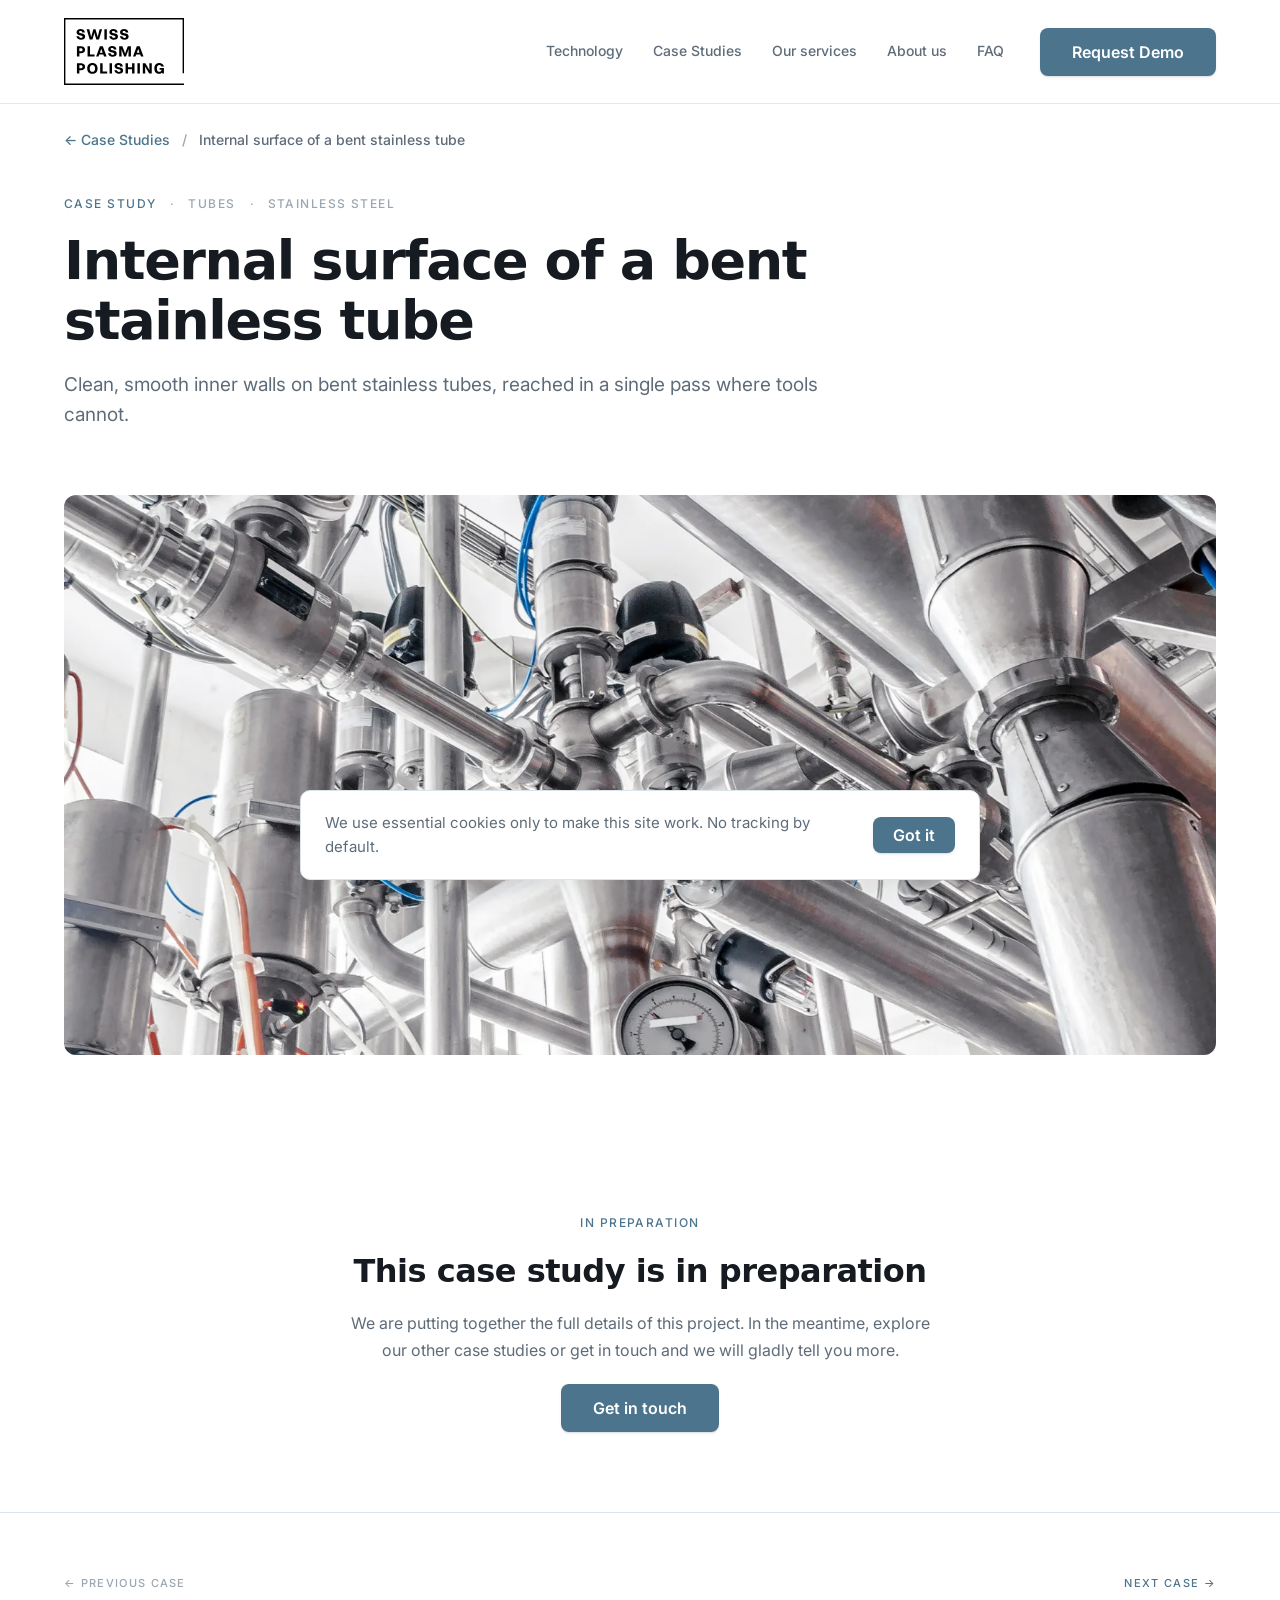
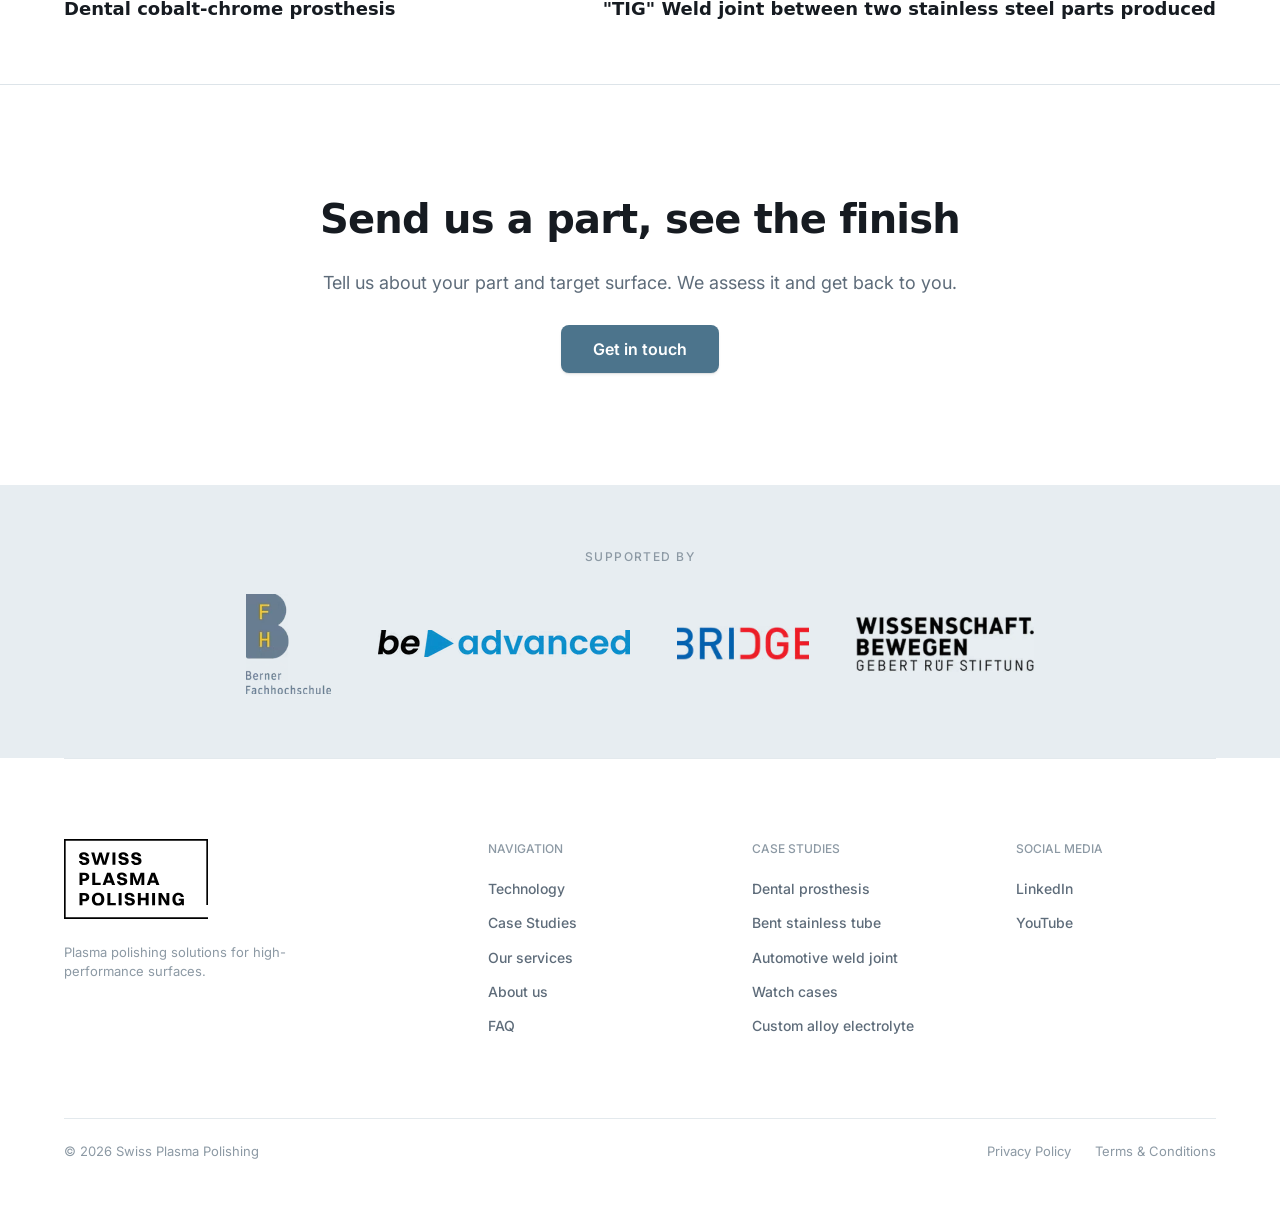
<file: case-studies/bent-stainless-tube/index.html>
<!DOCTYPE html>
<html lang="en">
<head>
  <meta charset="UTF-8">
  <meta name="viewport" content="width=device-width, initial-scale=1.0">
  <title>Internal surface of a bent stainless tube | Swiss Plasma Polishing</title>
  <meta name="description" content="Case study: Clean, smooth inner walls on bent stainless tubes, reached in a single pass where tools cannot.">

  <!-- hreflang ready for phase two (DE, FR). English only in phase one. -->
  <link rel="canonical" href="https://www.plasmapolishing.ch/case-studies/bent-stainless-tube/">

  <!--
    Two fonts only: Switzer (headings) and Inter (everything else).
    TODO: self-host both under /assets/fonts/ before launch
    (Swiss / GDPR: avoids third-party requests).
  -->
  <link rel="preconnect" href="https://fonts.googleapis.com">
  <link rel="preconnect" href="https://fonts.gstatic.com" crossorigin>
  <link href="https://fonts.googleapis.com/css2?family=Inter:wght@400;500;600;700&display=swap" rel="stylesheet">
  <link href="https://api.fontshare.com/v2/css?f[]=switzer@500,600,700&display=swap" rel="stylesheet">

  <link rel="stylesheet" href="../../assets/css/tokens.css">
  <link rel="stylesheet" href="../../assets/css/base.css">
  <link rel="stylesheet" href="../../assets/css/components.css">
  <link rel="stylesheet" href="../../assets/css/pages/case-study.css">
  <link rel="icon" href="../../assets/img/logo.svg" type="image/svg+xml">
</head>
<body>

  <!--
    CASE STUDY PAGE, template instance (bent stainless tube).
    Styles in assets/css/pages/case-study.css plus shared components.css;
    all paths use ../../ prefixes (two folders below the root). Header and
    footer are copies, edit nav on all pages sitewide. Overview, Specifications and Story were replaced with an "In preparation"
    notice until the client supplies the write-up; the dental page is the
    filled reference.
    Prev/next links form a wrap-around chain in home-page order
    (dental > tube > weld > watch > electrolyte); this page sits between
    dental (prev) and weld (next).
    How to add a new case: see the header comment in
    ../dental-cobalt-chrome-prosthesis/index.html (the template reference).
  -->

  <!-- ============================== Header ============================== -->
  <header class="site-header">
    <div class="container site-header__inner">
      <a class="site-header__logo" href="../../index.html" aria-label="Swiss Plasma Polishing home">
        <img src="../../assets/img/logo.svg" alt="Swiss Plasma Polishing" width="120" height="67">
      </a>

      <button class="nav-toggle" type="button" aria-label="Open menu" aria-expanded="false" aria-controls="site-nav">
        <span></span>
      </button>

      <nav class="site-nav" id="site-nav" aria-label="Primary">
        <div class="site-nav__links">
          <a href="../../index.html#technology">Technology</a>
          <a href="../../index.html#case-studies">Case Studies</a>
          <a href="../../index.html#applications">Our services</a>
          <a href="../../about/">About us</a>
          <a href="../../faq/">FAQ</a>
        </div>
        <a class="btn btn--primary" href="../../index.html#contact">Request Demo</a>
      </nav>
    </div>
  </header>

  <main>
    <!-- ============================== Breadcrumb ============================== -->
    <nav class="cs-breadcrumb" aria-label="Breadcrumb">
      <div class="container">
        <div class="cs-breadcrumb__row">
          <a class="cs-breadcrumb__link" href="../../index.html#case-studies">&larr; Case Studies</a>
          <span class="cs-breadcrumb__sep" aria-hidden="true">/</span>
          <span class="cs-breadcrumb__current" aria-current="page">Internal surface of a bent stainless tube</span>
        </div>
      </div>
    </nav>

    <!-- ============================== Hero ============================== -->
    <section class="cs-hero" aria-labelledby="cs-hero-title">
      <div class="container">
        <div class="cs-hero__inner">
          <p class="cs-hero__eyebrow">
            <span class="cs-hero__eyebrow-item cs-hero__eyebrow-item--accent">Case study</span>
            <span class="cs-hero__eyebrow-dot" aria-hidden="true">&middot;</span>
            <span class="cs-hero__eyebrow-item">Tubes</span>
            <span class="cs-hero__eyebrow-dot" aria-hidden="true">&middot;</span>
            <span class="cs-hero__eyebrow-item">Stainless steel</span>
          </p>
          <h1 class="cs-hero__title" id="cs-hero-title">Internal surface of a bent stainless tube</h1>
          <p class="cs-hero__intro">
            Clean, smooth inner walls on bent stainless tubes, reached in a single pass where tools cannot.
          </p>
        </div>
      </div>
    </section>

    <!-- ============================== Hero media ============================== -->
    <section class="cs-hero-media" aria-label="Case hero image">
      <div class="container">
        <img class="cs-hero-media__img" src="../../assets/img/case-bent-tube.webp" alt="Network of bent stainless steel tubes in an industrial installation" width="1600" height="1714">
      </div>
    </section>

    <!-- ============================== In preparation ============================== -->
    <!-- The full write-up for this case is still being prepared (client copy pending,
         2026-07). The Overview, Specifications and Story sections were replaced with this
         notice so the site can go live. To restore them, copy those three sections from the
         dental case page (../dental-cobalt-chrome-prosthesis/), the filled reference, and drop
         in the real copy and images. -->
    <section class="cs-inprep section" aria-labelledby="cs-inprep-title">
      <div class="container">
        <div class="cs-inprep__inner">
          <p class="mono-label" style="color:var(--accent)">In preparation</p>
          <h2 class="cs-inprep__title" id="cs-inprep-title">This case study is in preparation</h2>
          <p class="cs-inprep__body">
            We are putting together the full details of this project. In the meantime, explore our
            other case studies or get in touch and we will gladly tell you more.
          </p>
          <a class="btn btn--primary" href="../../index.html#contact">Get in touch</a>
        </div>
      </div>
    </section>

    <!-- ============================== Next case ============================== -->
    <!-- Chain position: prev = dental-cobalt-chrome-prosthesis, next = weld-joint-automotive-part. Keep hrefs and visible titles in sync when splicing a new case. -->
    <nav class="cs-nextcase" aria-label="More case studies">
      <div class="container">
        <div class="cs-nextcase__row">
          <a class="cs-nextcase__link cs-nextcase__link--prev" href="../dental-cobalt-chrome-prosthesis/">
            <span class="cs-nextcase__kicker">&larr; Previous case</span>
            <span class="cs-nextcase__title">Dental cobalt-chrome prosthesis</span>
          </a>
          <a class="cs-nextcase__link cs-nextcase__link--next" href="../weld-joint-automotive-part/">
            <span class="cs-nextcase__kicker">Next case &rarr;</span>
            <span class="cs-nextcase__title">"TIG" Weld joint between two stainless steel parts produced</span>
          </a>
        </div>
      </div>
    </nav>

    <!-- ============================== CTA band ============================== -->
    <section class="cs-cta section" aria-labelledby="cs-cta-title">
      <div class="container">
        <div class="cs-cta__inner">
          <h2 class="cs-cta__title" id="cs-cta-title">Send us a part, see the finish</h2>
          <p class="cs-cta__intro">
            Tell us about your part and target surface. We assess it and get back to you.
          </p>
          <a class="btn btn--primary" href="../../index.html#contact">Get in touch</a>
        </div>
      </div>
    </section>

    <!-- ============================== Partners ============================== -->
    <section class="partners section" id="partners" aria-label="Supported by">
      <div class="container">
        <p class="partners__label mono-label">Supported by</p>
        <div class="partners__logos">
          <div class="partners__set">
            <img class="partner-logo" src="../../assets/img/partner-bfh.webp" alt="Berner Fachhochschule (BFH)" height="100">
            <img class="partner-logo" src="../../assets/img/partner-be-advanced.webp" alt="be-advanced" height="27">
            <img class="partner-logo" src="../../assets/img/partner-bridge.webp" alt="Bridge" height="42">
            <img class="partner-logo" src="../../assets/img/partner-gebert-ruf.webp" alt="Gebert Rüf Stiftung" height="56">
          </div>
          <div class="partners__set partners__set--clone" aria-hidden="true">
            <img class="partner-logo" src="../../assets/img/partner-bfh.webp" alt="Berner Fachhochschule (BFH)" height="100">
            <img class="partner-logo" src="../../assets/img/partner-be-advanced.webp" alt="be-advanced" height="27">
            <img class="partner-logo" src="../../assets/img/partner-bridge.webp" alt="Bridge" height="42">
            <img class="partner-logo" src="../../assets/img/partner-gebert-ruf.webp" alt="Gebert Rüf Stiftung" height="56">
          </div>
        </div>
      </div>
    </section>
  </main>

  <!-- ============================== Footer ============================== -->
  <footer class="site-footer">
    <div class="container">
      <hr>
      <div class="site-footer__main">
        <div class="site-footer__brand">
          <a href="../../index.html" aria-label="Swiss Plasma Polishing home">
            <img src="../../assets/img/logo.svg" alt="Swiss Plasma Polishing" width="144" height="81">
          </a>
          <p class="site-footer__tagline">Plasma polishing solutions for high-performance surfaces.</p>
        </div>
        <div class="site-footer__cols">
          <div class="site-footer__col">
            <p class="site-footer__col-title">Navigation</p>
            <nav class="site-footer__col-links" aria-label="Footer">
              <a href="../../index.html#technology">Technology</a>
              <a href="../../index.html#case-studies">Case Studies</a>
              <a href="../../index.html#applications">Our services</a>
              <a href="../../about/">About us</a>
              <a href="../../faq/">FAQ</a>
            </nav>
          </div>
          <div class="site-footer__col">
            <p class="site-footer__col-title">Case Studies</p>
            <nav class="site-footer__col-links" aria-label="Case studies">
              <a href="../../case-studies/dental-cobalt-chrome-prosthesis/">Dental prosthesis</a>
              <a href="../../case-studies/bent-stainless-tube/">Bent stainless tube</a>
              <a href="../../case-studies/weld-joint-automotive-part/">Automotive weld joint</a>
              <a href="../../case-studies/watch-cases/">Watch cases</a>
              <a href="../../case-studies/custom-alloy-electrolyte/">Custom alloy electrolyte</a>
            </nav>
          </div>
          <div class="site-footer__col">
            <p class="site-footer__col-title">Social media</p>
            <nav class="site-footer__col-links" aria-label="Social media">
              <a href="https://www.linkedin.com/company/swiss-plasma-polishing/" target="_blank" rel="noopener">LinkedIn</a>
              <a href="https://www.youtube.com/watch?v=AYaXNKc_V6w" target="_blank" rel="noopener">YouTube</a>
            </nav>
          </div>
        </div>
      </div>
      <hr>
      <div class="site-footer__bottom">
        <p>© 2026 Swiss Plasma Polishing</p>
        <div class="site-footer__legal">
          <a href="../../privacy/">Privacy Policy</a>
          <a href="../../terms/">Terms &amp; Conditions</a>
        </div>
      </div>
    </div>
  </footer>

  <!-- ============================== Cookie banner (essential-only) ============================== -->
  <div class="cookie-banner" id="cookie-banner" role="dialog" aria-label="Cookie notice" hidden>
    <p class="cookie-banner__text">
      We use essential cookies only to make this site work. No tracking by default.
    </p>
    <div class="cookie-banner__actions">
      <button class="btn btn--primary" type="button" data-cookie="accept">Got it</button>
    </div>
  </div>

  <script src="../../assets/js/main.js"></script>
</body>
</html>
</file>
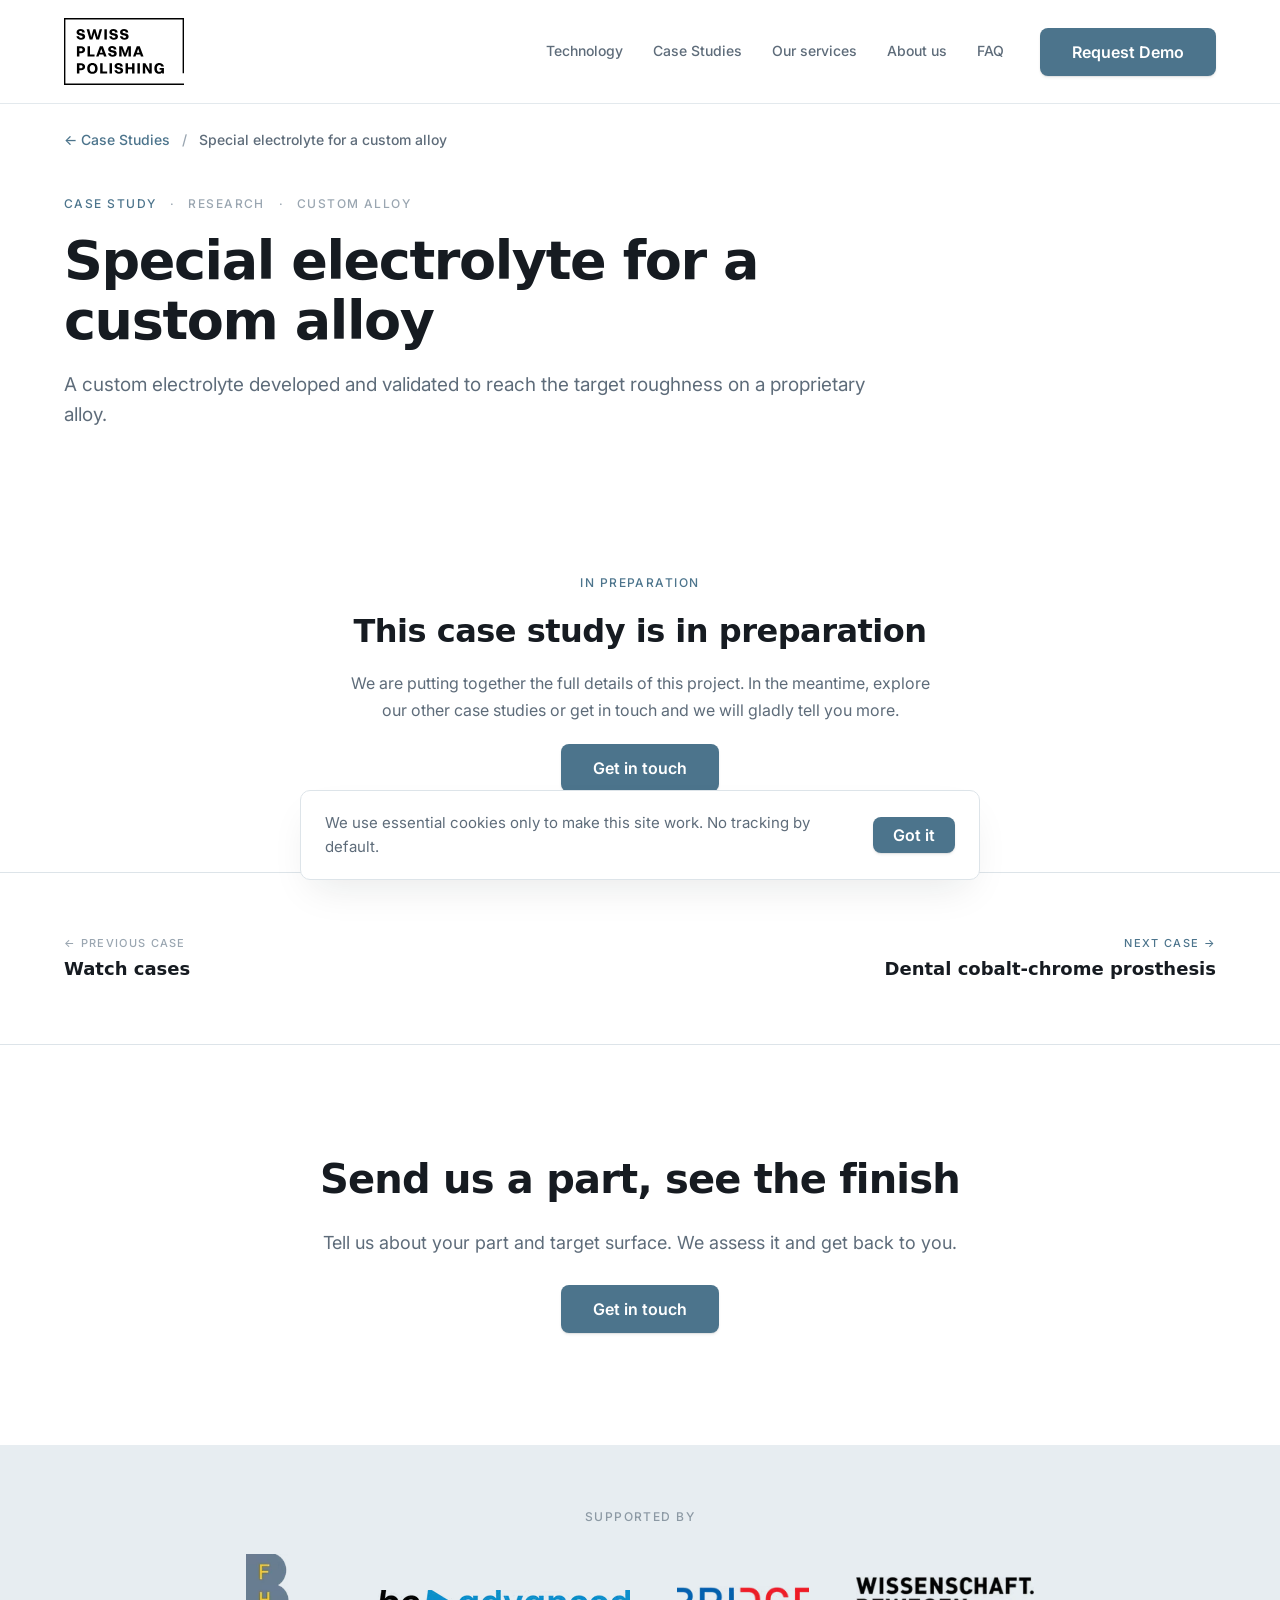
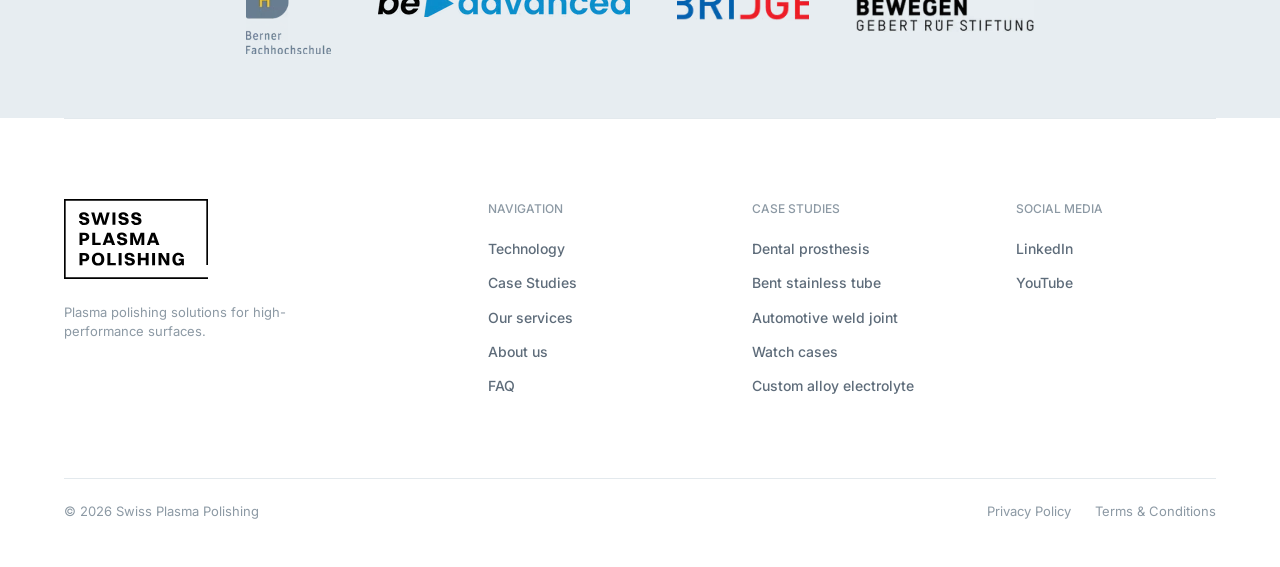
<file: case-studies/custom-alloy-electrolyte/index.html>
<!DOCTYPE html>
<html lang="en">
<head>
  <meta charset="UTF-8">
  <meta name="viewport" content="width=device-width, initial-scale=1.0">
  <title>Special electrolyte for a custom alloy | Swiss Plasma Polishing</title>
  <meta name="description" content="Case study: A custom electrolyte developed and validated to reach the target roughness on a proprietary alloy.">

  <!-- hreflang ready for phase two (DE, FR). English only in phase one. -->
  <link rel="canonical" href="https://www.plasmapolishing.ch/case-studies/custom-alloy-electrolyte/">

  <!--
    Two fonts only: Switzer (headings) and Inter (everything else).
    TODO: self-host both under /assets/fonts/ before launch
    (Swiss / GDPR: avoids third-party requests).
  -->
  <link rel="preconnect" href="https://fonts.googleapis.com">
  <link rel="preconnect" href="https://fonts.gstatic.com" crossorigin>
  <link href="https://fonts.googleapis.com/css2?family=Inter:wght@400;500;600;700&display=swap" rel="stylesheet">
  <link href="https://api.fontshare.com/v2/css?f[]=switzer@500,600,700&display=swap" rel="stylesheet">

  <link rel="stylesheet" href="../../assets/css/tokens.css">
  <link rel="stylesheet" href="../../assets/css/base.css">
  <link rel="stylesheet" href="../../assets/css/components.css">
  <link rel="stylesheet" href="../../assets/css/pages/case-study.css">
  <link rel="icon" href="../../assets/img/logo.svg" type="image/svg+xml">
</head>
<body>

  <!--
    CASE STUDY PAGE, template instance (special electrolyte for a custom alloy).
    Styles in assets/css/pages/case-study.css plus shared components.css;
    all paths use ../../ prefixes (two folders below the root). Header and
    footer are copies, edit nav on all pages sitewide. Overview, Specifications and Story were replaced with an "In preparation"
    notice until the client supplies the write-up; the dental page is the
    filled reference.
    Prev/next links form a wrap-around chain in home-page order
    (dental > tube > weld > watch > electrolyte); this page is last, between
    watch (prev) and dental (next, wrapping back to the start).
    How to add a new case: see the header comment in
    ../dental-cobalt-chrome-prosthesis/index.html (the template reference).
  -->

  <!-- ============================== Header ============================== -->
  <header class="site-header">
    <div class="container site-header__inner">
      <a class="site-header__logo" href="../../index.html" aria-label="Swiss Plasma Polishing home">
        <img src="../../assets/img/logo.svg" alt="Swiss Plasma Polishing" width="120" height="67">
      </a>

      <button class="nav-toggle" type="button" aria-label="Open menu" aria-expanded="false" aria-controls="site-nav">
        <span></span>
      </button>

      <nav class="site-nav" id="site-nav" aria-label="Primary">
        <div class="site-nav__links">
          <a href="../../index.html#technology">Technology</a>
          <a href="../../index.html#case-studies">Case Studies</a>
          <a href="../../index.html#applications">Our services</a>
          <a href="../../about/">About us</a>
          <a href="../../faq/">FAQ</a>
        </div>
        <a class="btn btn--primary" href="../../index.html#contact">Request Demo</a>
      </nav>
    </div>
  </header>

  <main>
    <!-- ============================== Breadcrumb ============================== -->
    <nav class="cs-breadcrumb" aria-label="Breadcrumb">
      <div class="container">
        <div class="cs-breadcrumb__row">
          <a class="cs-breadcrumb__link" href="../../index.html#case-studies">&larr; Case Studies</a>
          <span class="cs-breadcrumb__sep" aria-hidden="true">/</span>
          <span class="cs-breadcrumb__current" aria-current="page">Special electrolyte for a custom alloy</span>
        </div>
      </div>
    </nav>

    <!-- ============================== Hero ============================== -->
    <section class="cs-hero" aria-labelledby="cs-hero-title">
      <div class="container">
        <div class="cs-hero__inner">
          <p class="cs-hero__eyebrow">
            <span class="cs-hero__eyebrow-item cs-hero__eyebrow-item--accent">Case study</span>
            <span class="cs-hero__eyebrow-dot" aria-hidden="true">&middot;</span>
            <span class="cs-hero__eyebrow-item">Research</span>
            <span class="cs-hero__eyebrow-dot" aria-hidden="true">&middot;</span>
            <span class="cs-hero__eyebrow-item">Custom alloy</span>
          </p>
          <h1 class="cs-hero__title" id="cs-hero-title">Special electrolyte for a custom alloy</h1>
          <p class="cs-hero__intro">
            A custom electrolyte developed and validated to reach the target roughness on a proprietary alloy.
          </p>
        </div>
      </div>
    </section>

    <!-- ============================== In preparation ============================== -->
    <!-- The full write-up for this case is still being prepared (client copy pending,
         2026-07). The Overview, Specifications and Story sections were replaced with this
         notice so the site can go live. To restore them, copy those three sections from the
         dental case page (../dental-cobalt-chrome-prosthesis/), the filled reference, and drop
         in the real copy and images. -->
    <section class="cs-inprep section" aria-labelledby="cs-inprep-title">
      <div class="container">
        <div class="cs-inprep__inner">
          <p class="mono-label" style="color:var(--accent)">In preparation</p>
          <h2 class="cs-inprep__title" id="cs-inprep-title">This case study is in preparation</h2>
          <p class="cs-inprep__body">
            We are putting together the full details of this project. In the meantime, explore our
            other case studies or get in touch and we will gladly tell you more.
          </p>
          <a class="btn btn--primary" href="../../index.html#contact">Get in touch</a>
        </div>
      </div>
    </section>

    <!-- ============================== Next case ============================== -->
    <!-- Chain position: prev = watch-cases, next = dental-cobalt-chrome-prosthesis (wrap-around back to the first case). Keep hrefs and visible titles in sync when splicing a new case. -->
    <nav class="cs-nextcase" aria-label="More case studies">
      <div class="container">
        <div class="cs-nextcase__row">
          <a class="cs-nextcase__link cs-nextcase__link--prev" href="../watch-cases/">
            <span class="cs-nextcase__kicker">&larr; Previous case</span>
            <span class="cs-nextcase__title">Watch cases</span>
          </a>
          <a class="cs-nextcase__link cs-nextcase__link--next" href="../dental-cobalt-chrome-prosthesis/">
            <span class="cs-nextcase__kicker">Next case &rarr;</span>
            <span class="cs-nextcase__title">Dental cobalt-chrome prosthesis</span>
          </a>
        </div>
      </div>
    </nav>

    <!-- ============================== CTA band ============================== -->
    <section class="cs-cta section" aria-labelledby="cs-cta-title">
      <div class="container">
        <div class="cs-cta__inner">
          <h2 class="cs-cta__title" id="cs-cta-title">Send us a part, see the finish</h2>
          <p class="cs-cta__intro">
            Tell us about your part and target surface. We assess it and get back to you.
          </p>
          <a class="btn btn--primary" href="../../index.html#contact">Get in touch</a>
        </div>
      </div>
    </section>

    <!-- ============================== Partners ============================== -->
    <section class="partners section" id="partners" aria-label="Supported by">
      <div class="container">
        <p class="partners__label mono-label">Supported by</p>
        <div class="partners__logos">
          <div class="partners__set">
            <img class="partner-logo" src="../../assets/img/partner-bfh.webp" alt="Berner Fachhochschule (BFH)" height="100">
            <img class="partner-logo" src="../../assets/img/partner-be-advanced.webp" alt="be-advanced" height="27">
            <img class="partner-logo" src="../../assets/img/partner-bridge.webp" alt="Bridge" height="42">
            <img class="partner-logo" src="../../assets/img/partner-gebert-ruf.webp" alt="Gebert Rüf Stiftung" height="56">
          </div>
          <div class="partners__set partners__set--clone" aria-hidden="true">
            <img class="partner-logo" src="../../assets/img/partner-bfh.webp" alt="Berner Fachhochschule (BFH)" height="100">
            <img class="partner-logo" src="../../assets/img/partner-be-advanced.webp" alt="be-advanced" height="27">
            <img class="partner-logo" src="../../assets/img/partner-bridge.webp" alt="Bridge" height="42">
            <img class="partner-logo" src="../../assets/img/partner-gebert-ruf.webp" alt="Gebert Rüf Stiftung" height="56">
          </div>
        </div>
      </div>
    </section>
  </main>

  <!-- ============================== Footer ============================== -->
  <footer class="site-footer">
    <div class="container">
      <hr>
      <div class="site-footer__main">
        <div class="site-footer__brand">
          <a href="../../index.html" aria-label="Swiss Plasma Polishing home">
            <img src="../../assets/img/logo.svg" alt="Swiss Plasma Polishing" width="144" height="81">
          </a>
          <p class="site-footer__tagline">Plasma polishing solutions for high-performance surfaces.</p>
        </div>
        <div class="site-footer__cols">
          <div class="site-footer__col">
            <p class="site-footer__col-title">Navigation</p>
            <nav class="site-footer__col-links" aria-label="Footer">
              <a href="../../index.html#technology">Technology</a>
              <a href="../../index.html#case-studies">Case Studies</a>
              <a href="../../index.html#applications">Our services</a>
              <a href="../../about/">About us</a>
              <a href="../../faq/">FAQ</a>
            </nav>
          </div>
          <div class="site-footer__col">
            <p class="site-footer__col-title">Case Studies</p>
            <nav class="site-footer__col-links" aria-label="Case studies">
              <a href="../../case-studies/dental-cobalt-chrome-prosthesis/">Dental prosthesis</a>
              <a href="../../case-studies/bent-stainless-tube/">Bent stainless tube</a>
              <a href="../../case-studies/weld-joint-automotive-part/">Automotive weld joint</a>
              <a href="../../case-studies/watch-cases/">Watch cases</a>
              <a href="../../case-studies/custom-alloy-electrolyte/">Custom alloy electrolyte</a>
            </nav>
          </div>
          <div class="site-footer__col">
            <p class="site-footer__col-title">Social media</p>
            <nav class="site-footer__col-links" aria-label="Social media">
              <a href="https://www.linkedin.com/company/swiss-plasma-polishing/" target="_blank" rel="noopener">LinkedIn</a>
              <a href="https://www.youtube.com/watch?v=AYaXNKc_V6w" target="_blank" rel="noopener">YouTube</a>
            </nav>
          </div>
        </div>
      </div>
      <hr>
      <div class="site-footer__bottom">
        <p>© 2026 Swiss Plasma Polishing</p>
        <div class="site-footer__legal">
          <a href="../../privacy/">Privacy Policy</a>
          <a href="../../terms/">Terms &amp; Conditions</a>
        </div>
      </div>
    </div>
  </footer>

  <!-- ============================== Cookie banner (essential-only) ============================== -->
  <div class="cookie-banner" id="cookie-banner" role="dialog" aria-label="Cookie notice" hidden>
    <p class="cookie-banner__text">
      We use essential cookies only to make this site work. No tracking by default.
    </p>
    <div class="cookie-banner__actions">
      <button class="btn btn--primary" type="button" data-cookie="accept">Got it</button>
    </div>
  </div>

  <script src="../../assets/js/main.js"></script>
</body>
</html>
</file>
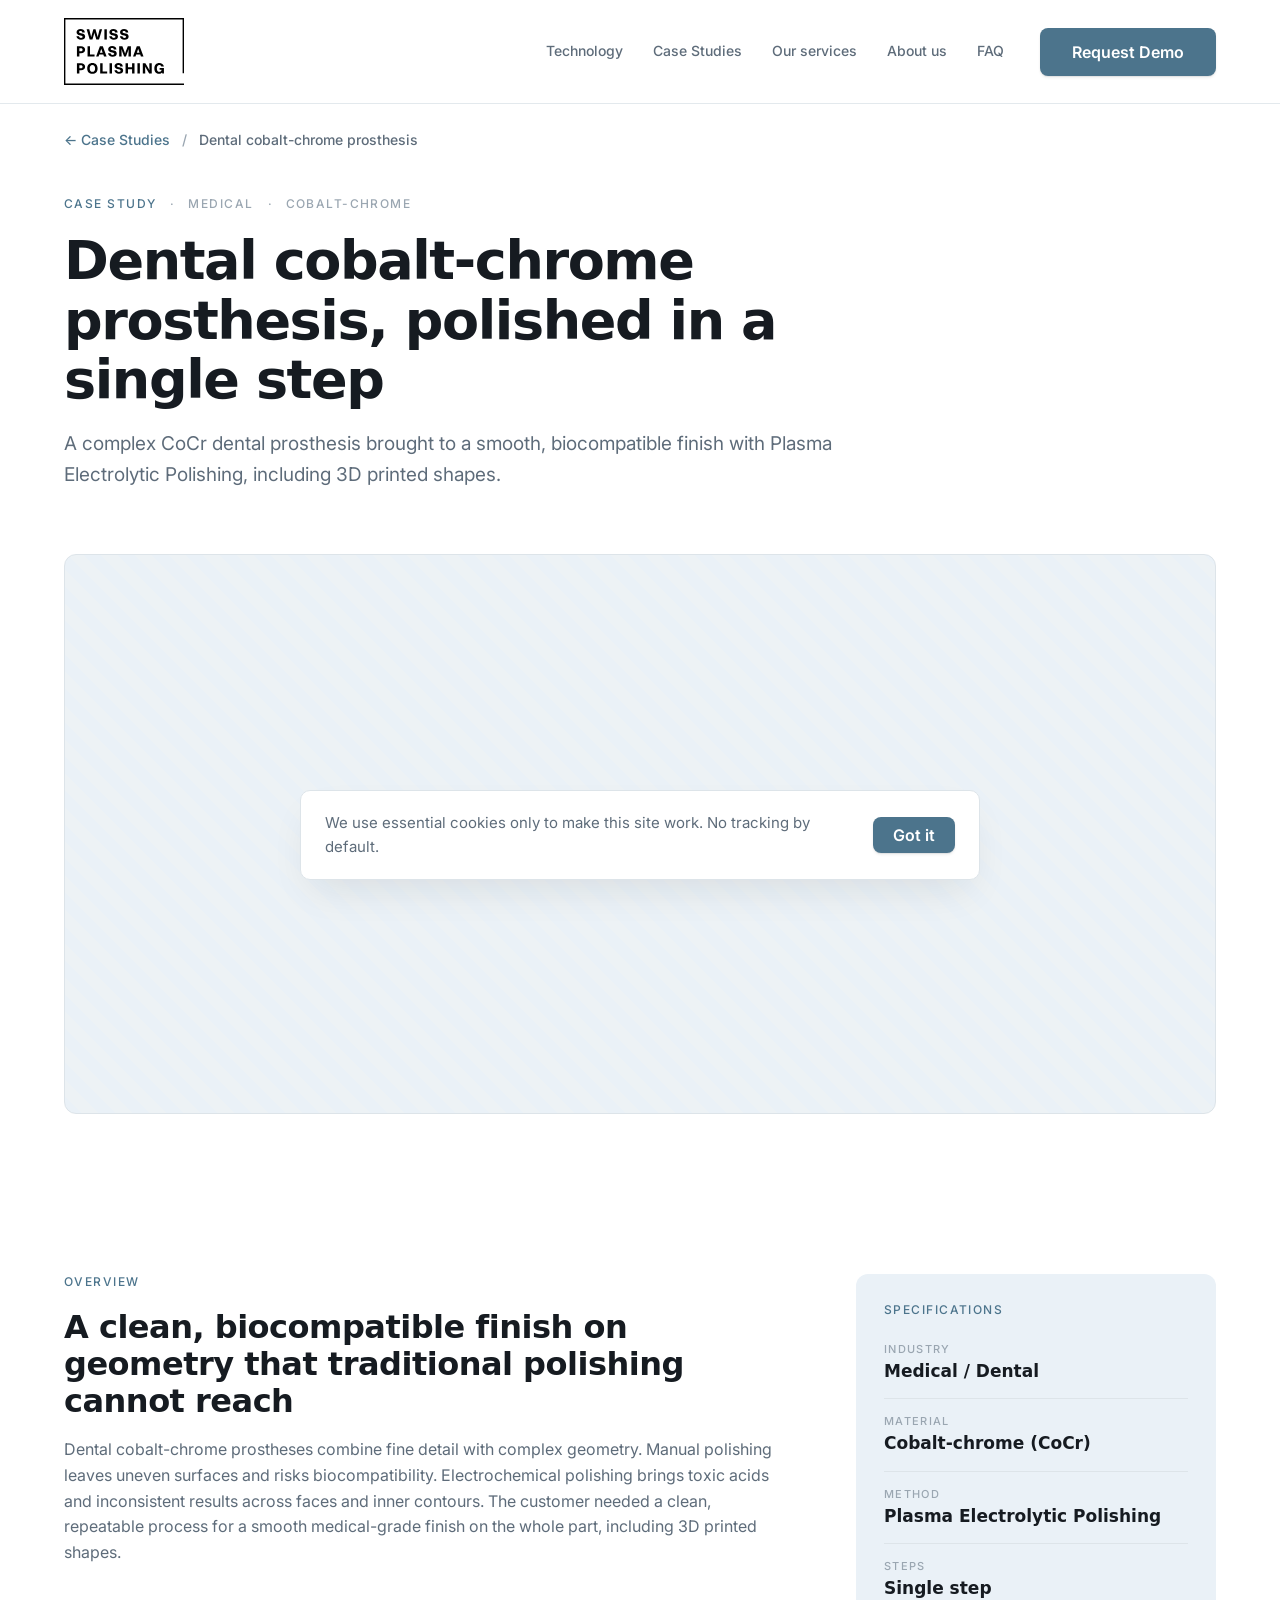
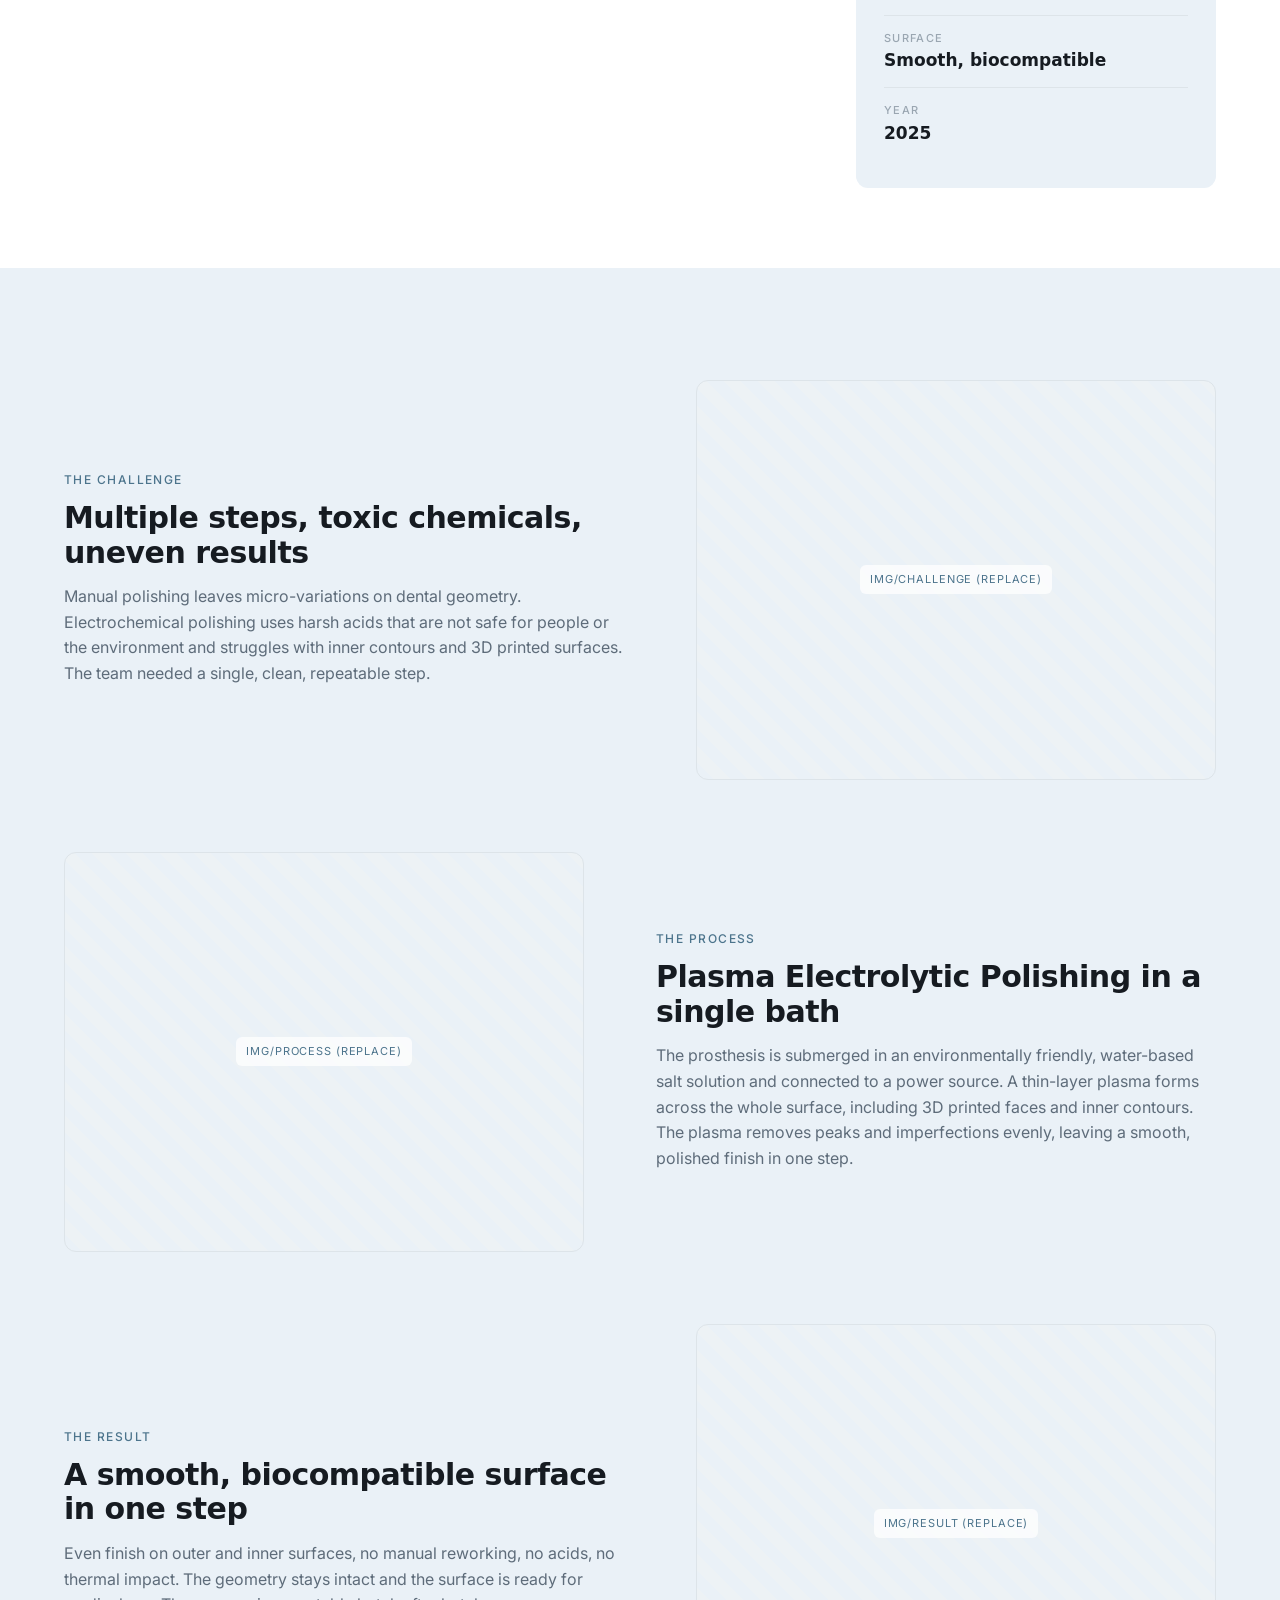
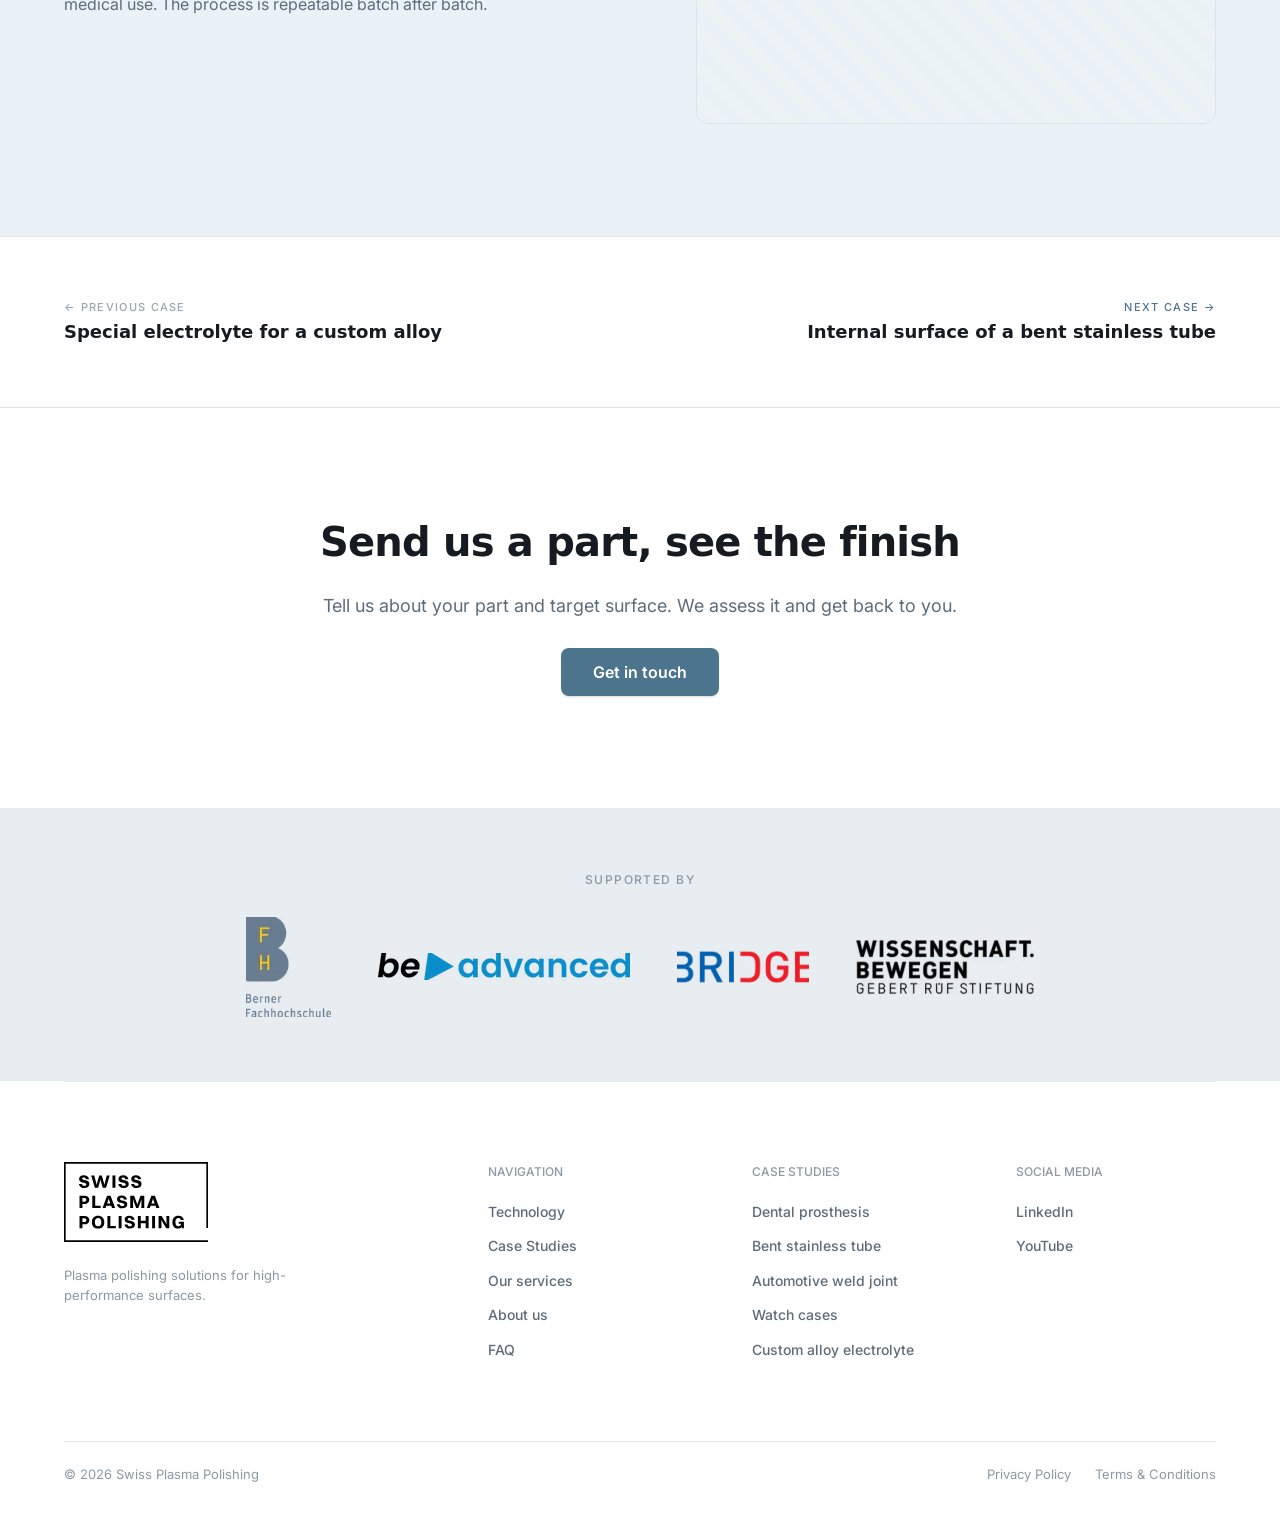
<file: case-studies/dental-cobalt-chrome-prosthesis/index.html>
<!DOCTYPE html>
<html lang="en">
<head>
  <meta charset="UTF-8">
  <meta name="viewport" content="width=device-width, initial-scale=1.0">
  <title>Dental cobalt-chrome prosthesis, polished in a single step | Swiss Plasma Polishing</title>
  <meta name="description" content="Case study: a complex cobalt-chrome dental prosthesis brought to a smooth, biocompatible finish with Plasma Electrolytic Polishing, in a single step, including 3D printed shapes.">

  <!-- hreflang ready for phase two (DE, FR). English only in phase one. -->
  <link rel="canonical" href="https://www.plasmapolishing.ch/case-studies/dental-cobalt-chrome-prosthesis/">

  <!--
    Two fonts only: Switzer (headings) and Inter (everything else).
    TODO: self-host both under /assets/fonts/ before launch
    (Swiss / GDPR: avoids third-party requests).
  -->
  <link rel="preconnect" href="https://fonts.googleapis.com">
  <link rel="preconnect" href="https://fonts.gstatic.com" crossorigin>
  <link href="https://fonts.googleapis.com/css2?family=Inter:wght@400;500;600;700&display=swap" rel="stylesheet">
  <link href="https://api.fontshare.com/v2/css?f[]=switzer@500,600,700&display=swap" rel="stylesheet">

  <link rel="stylesheet" href="../../assets/css/tokens.css">
  <link rel="stylesheet" href="../../assets/css/base.css">
  <link rel="stylesheet" href="../../assets/css/components.css">
  <link rel="stylesheet" href="../../assets/css/pages/case-study.css">
  <link rel="icon" href="../../assets/img/logo.svg" type="image/svg+xml">
</head>
<body>

  <!--
    CASE STUDY PAGE, TEMPLATE REFERENCE (dental cobalt-chrome prosthesis).

    One of five instances of the case study template. Page-specific layout
    lives in assets/css/pages/case-study.css; header, footer, CTA band and
    partners strip are shared components from assets/css/components.css.
    All hrefs and asset paths use ../../ prefixes because this file sits
    two folders below the site root.

    There is no build step, so the header and footer are literal copies on
    every page. A nav change made here must be repeated on all pages sitewide.

    This dental page is the ONLY case with real, approved copy. The other
    four (bent-stainless-tube, weld-joint-automotive-part, watch-cases,
    custom-alloy-electrolyte) carry [Placeholder] text awaiting client input
    and point back to this header comment for editing notes.

    The "Next case" nav near the bottom forms a wrap-around chain across the
    five cases in home-page order:
      dental > tube > weld > watch > electrolyte > back to dental.

    HOW TO ADD A NEW CASE:
    1. Copy one of the five folders under /case-studies/ to a new slug folder
       (this page is the most complete example).
    2. Update <title>, meta description, canonical URL, breadcrumb text, hero
       eyebrow/title/intro, the overview, the specs list and the three story
       blocks (challenge / process / result).
    3. Splice it into the prev/next chain: set the new page's own prev and
       next links, then fix the two neighbours, the case before it gets a new
       "Next case" href/title and the case after it a new "Previous case" one.
    4. Add a .case-item block to the home list (index.html #case-studies)
       with its data-image attribute and Read more href, so the spotlight
       hover swap keeps working (wired in assets/js/main.js).

    Page map: Header / Breadcrumb / Hero / Hero media / Overview + Specs /
    Story (3 blocks) / Next case / CTA band / Partners / Footer / Cookie banner.
  -->

  <!-- ============================== Header ============================== -->
  <!-- Copied verbatim on every page: any change to links here must be repeated sitewide, header and footer both. -->
  <header class="site-header">
    <div class="container site-header__inner">
      <a class="site-header__logo" href="../../index.html" aria-label="Swiss Plasma Polishing home">
        <img src="../../assets/img/logo.svg" alt="Swiss Plasma Polishing" width="120" height="67">
      </a>

      <button class="nav-toggle" type="button" aria-label="Open menu" aria-expanded="false" aria-controls="site-nav">
        <span></span>
      </button>

      <nav class="site-nav" id="site-nav" aria-label="Primary">
        <div class="site-nav__links">
          <a href="../../index.html#technology">Technology</a>
          <a href="../../index.html#case-studies">Case Studies</a>
          <a href="../../index.html#applications">Our services</a>
          <a href="../../about/">About us</a>
          <a href="../../faq/">FAQ</a>
        </div>
        <a class="btn btn--primary" href="../../index.html#contact">Request Demo</a>
      </nav>
    </div>
  </header>

  <main>
    <!-- ============================== Breadcrumb ============================== -->
    <nav class="cs-breadcrumb" aria-label="Breadcrumb">
      <div class="container">
        <div class="cs-breadcrumb__row">
          <a class="cs-breadcrumb__link" href="../../index.html#case-studies">&larr; Case Studies</a>
          <span class="cs-breadcrumb__sep" aria-hidden="true">/</span>
          <span class="cs-breadcrumb__current" aria-current="page">Dental cobalt-chrome prosthesis</span>
        </div>
      </div>
    </nav>

    <!-- ============================== Hero ============================== -->
    <section class="cs-hero" aria-labelledby="cs-hero-title">
      <div class="container">
        <div class="cs-hero__inner">
          <p class="cs-hero__eyebrow">
            <span class="cs-hero__eyebrow-item cs-hero__eyebrow-item--accent">Case study</span>
            <span class="cs-hero__eyebrow-dot" aria-hidden="true">&middot;</span>
            <span class="cs-hero__eyebrow-item">Medical</span>
            <span class="cs-hero__eyebrow-dot" aria-hidden="true">&middot;</span>
            <span class="cs-hero__eyebrow-item">Cobalt-chrome</span>
          </p>
          <h1 class="cs-hero__title" id="cs-hero-title">Dental cobalt-chrome prosthesis, polished in a single step</h1>
          <p class="cs-hero__intro">
            A complex CoCr dental prosthesis brought to a smooth, biocompatible finish with Plasma
            Electrolytic Polishing, including 3D printed shapes.
          </p>
        </div>
      </div>
    </section>

    <!-- ============================== Hero media ============================== -->
    <!-- Image slot: when client photos arrive, replace the img-placeholder div with a real <img> (WebP via scripts/convert-images.sh); the IMG/... (replace) label marks every such slot. -->
    <section class="cs-hero-media" aria-label="Case hero image">
      <div class="container">
        <div class="img-placeholder cs-hero-media__img">
          <span class="img-placeholder__label">IMG/case hero image (replace)</span>
        </div>
      </div>
    </section>

    <!-- ============================== Overview ============================== -->
    <section class="cs-overview" aria-labelledby="cs-overview-title">
      <div class="container">
        <div class="cs-overview__row">
          <div class="cs-overview__copy">
            <p class="mono-label" style="color:var(--accent)">Overview</p>
            <h2 class="cs-overview__title" id="cs-overview-title">
              A clean, biocompatible finish on geometry that traditional polishing cannot reach
            </h2>
            <p class="cs-overview__body">
              Dental cobalt-chrome prostheses combine fine detail with complex geometry. Manual
              polishing leaves uneven surfaces and risks biocompatibility. Electrochemical polishing
              brings toxic acids and inconsistent results across faces and inner contours. The customer
              needed a clean, repeatable process for a smooth medical-grade finish on the whole part,
              including 3D printed shapes.
            </p>
          </div>

          <aside class="cs-specs" aria-label="Specifications">
            <p class="mono-label" style="color:var(--accent)">Specifications</p>
            <div class="cs-specs__list">
              <div class="cs-spec">
                <p class="cs-spec__label">Industry</p>
                <p class="cs-spec__value">Medical / Dental</p>
              </div>
              <div class="cs-spec">
                <p class="cs-spec__label">Material</p>
                <p class="cs-spec__value">Cobalt-chrome (CoCr)</p>
              </div>
              <div class="cs-spec">
                <p class="cs-spec__label">Method</p>
                <p class="cs-spec__value">Plasma Electrolytic Polishing</p>
              </div>
              <div class="cs-spec">
                <p class="cs-spec__label">Steps</p>
                <p class="cs-spec__value">Single step</p>
              </div>
              <div class="cs-spec">
                <p class="cs-spec__label">Surface</p>
                <p class="cs-spec__value">Smooth, biocompatible</p>
              </div>
              <div class="cs-spec">
                <p class="cs-spec__label">Year</p>
                <p class="cs-spec__value">2025</p>
              </div>
            </div>
          </aside>
        </div>
      </div>
    </section>

    <!-- ============================== Story ============================== -->
    <section class="cs-story section" aria-label="How we polished this part">
      <div class="container">
        <div class="cs-story__inner">
          <!-- 01 The challenge (text left, image right) -->
          <article class="cs-story-block">
            <div class="cs-story-block__text">
              <div class="cs-story-block__top">
                <span class="cs-story-block__kicker">The challenge</span>
              </div>
              <h2 class="cs-story-block__title">Multiple steps, toxic chemicals, uneven results</h2>
              <p class="cs-story-block__body">
                Manual polishing leaves micro-variations on dental geometry. Electrochemical polishing
                uses harsh acids that are not safe for people or the environment and struggles with
                inner contours and 3D printed surfaces. The team needed a single, clean, repeatable step.
              </p>
            </div>
            <div class="cs-story-block__media">
              <div class="img-placeholder">
                <span class="img-placeholder__label">IMG/challenge (replace)</span>
              </div>
            </div>
          </article>

          <!-- 02 The process (image left, text right) -->
          <article class="cs-story-block cs-story-block--reverse">
            <div class="cs-story-block__text">
              <div class="cs-story-block__top">
                <span class="cs-story-block__kicker">The process</span>
              </div>
              <h2 class="cs-story-block__title">Plasma Electrolytic Polishing in a single bath</h2>
              <p class="cs-story-block__body">
                The prosthesis is submerged in an environmentally friendly, water-based salt solution
                and connected to a power source. A thin-layer plasma forms across the whole surface,
                including 3D printed faces and inner contours. The plasma removes peaks and
                imperfections evenly, leaving a smooth, polished finish in one step.
              </p>
            </div>
            <div class="cs-story-block__media">
              <div class="img-placeholder">
                <span class="img-placeholder__label">IMG/process (replace)</span>
              </div>
            </div>
          </article>

          <!-- 03 The result (text left, image right) -->
          <article class="cs-story-block">
            <div class="cs-story-block__text">
              <div class="cs-story-block__top">
                <span class="cs-story-block__kicker">The result</span>
              </div>
              <h2 class="cs-story-block__title">A smooth, biocompatible surface in one step</h2>
              <p class="cs-story-block__body">
                Even finish on outer and inner surfaces, no manual reworking, no acids, no thermal
                impact. The geometry stays intact and the surface is ready for medical use. The process
                is repeatable batch after batch.
              </p>
            </div>
            <div class="cs-story-block__media">
              <div class="img-placeholder">
                <span class="img-placeholder__label">IMG/result (replace)</span>
              </div>
            </div>
          </article>
        </div>
      </div>
    </section>

    <!-- ============================== Next case ============================== -->
    <!-- Chain position: prev = custom-alloy-electrolyte, next = bent-stainless-tube. Wrap-around, see HOW TO ADD A NEW CASE in the header comment before rewiring. -->
    <nav class="cs-nextcase" aria-label="More case studies">
      <div class="container">
        <div class="cs-nextcase__row">
          <a class="cs-nextcase__link cs-nextcase__link--prev" href="../custom-alloy-electrolyte/">
            <span class="cs-nextcase__kicker">&larr; Previous case</span>
            <span class="cs-nextcase__title">Special electrolyte for a custom alloy</span>
          </a>
          <a class="cs-nextcase__link cs-nextcase__link--next" href="../bent-stainless-tube/">
            <span class="cs-nextcase__kicker">Next case &rarr;</span>
            <span class="cs-nextcase__title">Internal surface of a bent stainless tube</span>
          </a>
        </div>
      </div>
    </nav>

    <!-- ============================== CTA band ============================== -->
    <section class="cs-cta section" aria-labelledby="cs-cta-title">
      <div class="container">
        <div class="cs-cta__inner">
          <h2 class="cs-cta__title" id="cs-cta-title">Send us a part, see the finish</h2>
          <p class="cs-cta__intro">
            Tell us about your part and target surface. We assess it and get back to you.
          </p>
          <a class="btn btn--primary" href="../../index.html#contact">Get in touch</a>
        </div>
      </div>
    </section>

    <!-- ============================== Partners ============================== -->
    <section class="partners section" id="partners" aria-label="Supported by">
      <div class="container">
        <p class="partners__label mono-label">Supported by</p>
        <div class="partners__logos">
          <div class="partners__set">
            <img class="partner-logo" src="../../assets/img/partner-bfh.webp" alt="Berner Fachhochschule (BFH)" height="100">
            <img class="partner-logo" src="../../assets/img/partner-be-advanced.webp" alt="be-advanced" height="27">
            <img class="partner-logo" src="../../assets/img/partner-bridge.webp" alt="Bridge" height="42">
            <img class="partner-logo" src="../../assets/img/partner-gebert-ruf.webp" alt="Gebert Rüf Stiftung" height="56">
          </div>
          <div class="partners__set partners__set--clone" aria-hidden="true">
            <img class="partner-logo" src="../../assets/img/partner-bfh.webp" alt="Berner Fachhochschule (BFH)" height="100">
            <img class="partner-logo" src="../../assets/img/partner-be-advanced.webp" alt="be-advanced" height="27">
            <img class="partner-logo" src="../../assets/img/partner-bridge.webp" alt="Bridge" height="42">
            <img class="partner-logo" src="../../assets/img/partner-gebert-ruf.webp" alt="Gebert Rüf Stiftung" height="56">
          </div>
        </div>
      </div>
    </section>
  </main>

  <!-- ============================== Footer ============================== -->
  <footer class="site-footer">
    <div class="container">
      <hr>
      <div class="site-footer__main">
        <div class="site-footer__brand">
          <a href="../../index.html" aria-label="Swiss Plasma Polishing home">
            <img src="../../assets/img/logo.svg" alt="Swiss Plasma Polishing" width="144" height="81">
          </a>
          <p class="site-footer__tagline">Plasma polishing solutions for high-performance surfaces.</p>
        </div>
        <div class="site-footer__cols">
          <div class="site-footer__col">
            <p class="site-footer__col-title">Navigation</p>
            <nav class="site-footer__col-links" aria-label="Footer">
              <a href="../../index.html#technology">Technology</a>
              <a href="../../index.html#case-studies">Case Studies</a>
              <a href="../../index.html#applications">Our services</a>
              <a href="../../about/">About us</a>
              <a href="../../faq/">FAQ</a>
            </nav>
          </div>
          <div class="site-footer__col">
            <p class="site-footer__col-title">Case Studies</p>
            <nav class="site-footer__col-links" aria-label="Case studies">
              <a href="../../case-studies/dental-cobalt-chrome-prosthesis/">Dental prosthesis</a>
              <a href="../../case-studies/bent-stainless-tube/">Bent stainless tube</a>
              <a href="../../case-studies/weld-joint-automotive-part/">Automotive weld joint</a>
              <a href="../../case-studies/watch-cases/">Watch cases</a>
              <a href="../../case-studies/custom-alloy-electrolyte/">Custom alloy electrolyte</a>
            </nav>
          </div>
          <div class="site-footer__col">
            <p class="site-footer__col-title">Social media</p>
            <nav class="site-footer__col-links" aria-label="Social media">
              <a href="https://www.linkedin.com/company/swiss-plasma-polishing/" target="_blank" rel="noopener">LinkedIn</a>
              <a href="https://www.youtube.com/watch?v=AYaXNKc_V6w" target="_blank" rel="noopener">YouTube</a>
            </nav>
          </div>
        </div>
      </div>
      <hr>
      <div class="site-footer__bottom">
        <p>© 2026 Swiss Plasma Polishing</p>
        <div class="site-footer__legal">
          <a href="../../privacy/">Privacy Policy</a>
          <a href="../../terms/">Terms &amp; Conditions</a>
        </div>
      </div>
    </div>
  </footer>

  <!-- ============================== Cookie banner (essential-only) ============================== -->
  <div class="cookie-banner" id="cookie-banner" role="dialog" aria-label="Cookie notice" hidden>
    <p class="cookie-banner__text">
      We use essential cookies only to make this site work. No tracking by default.
    </p>
    <div class="cookie-banner__actions">
      <button class="btn btn--primary" type="button" data-cookie="accept">Got it</button>
    </div>
  </div>

  <script src="../../assets/js/main.js"></script>
</body>
</html>
</file>
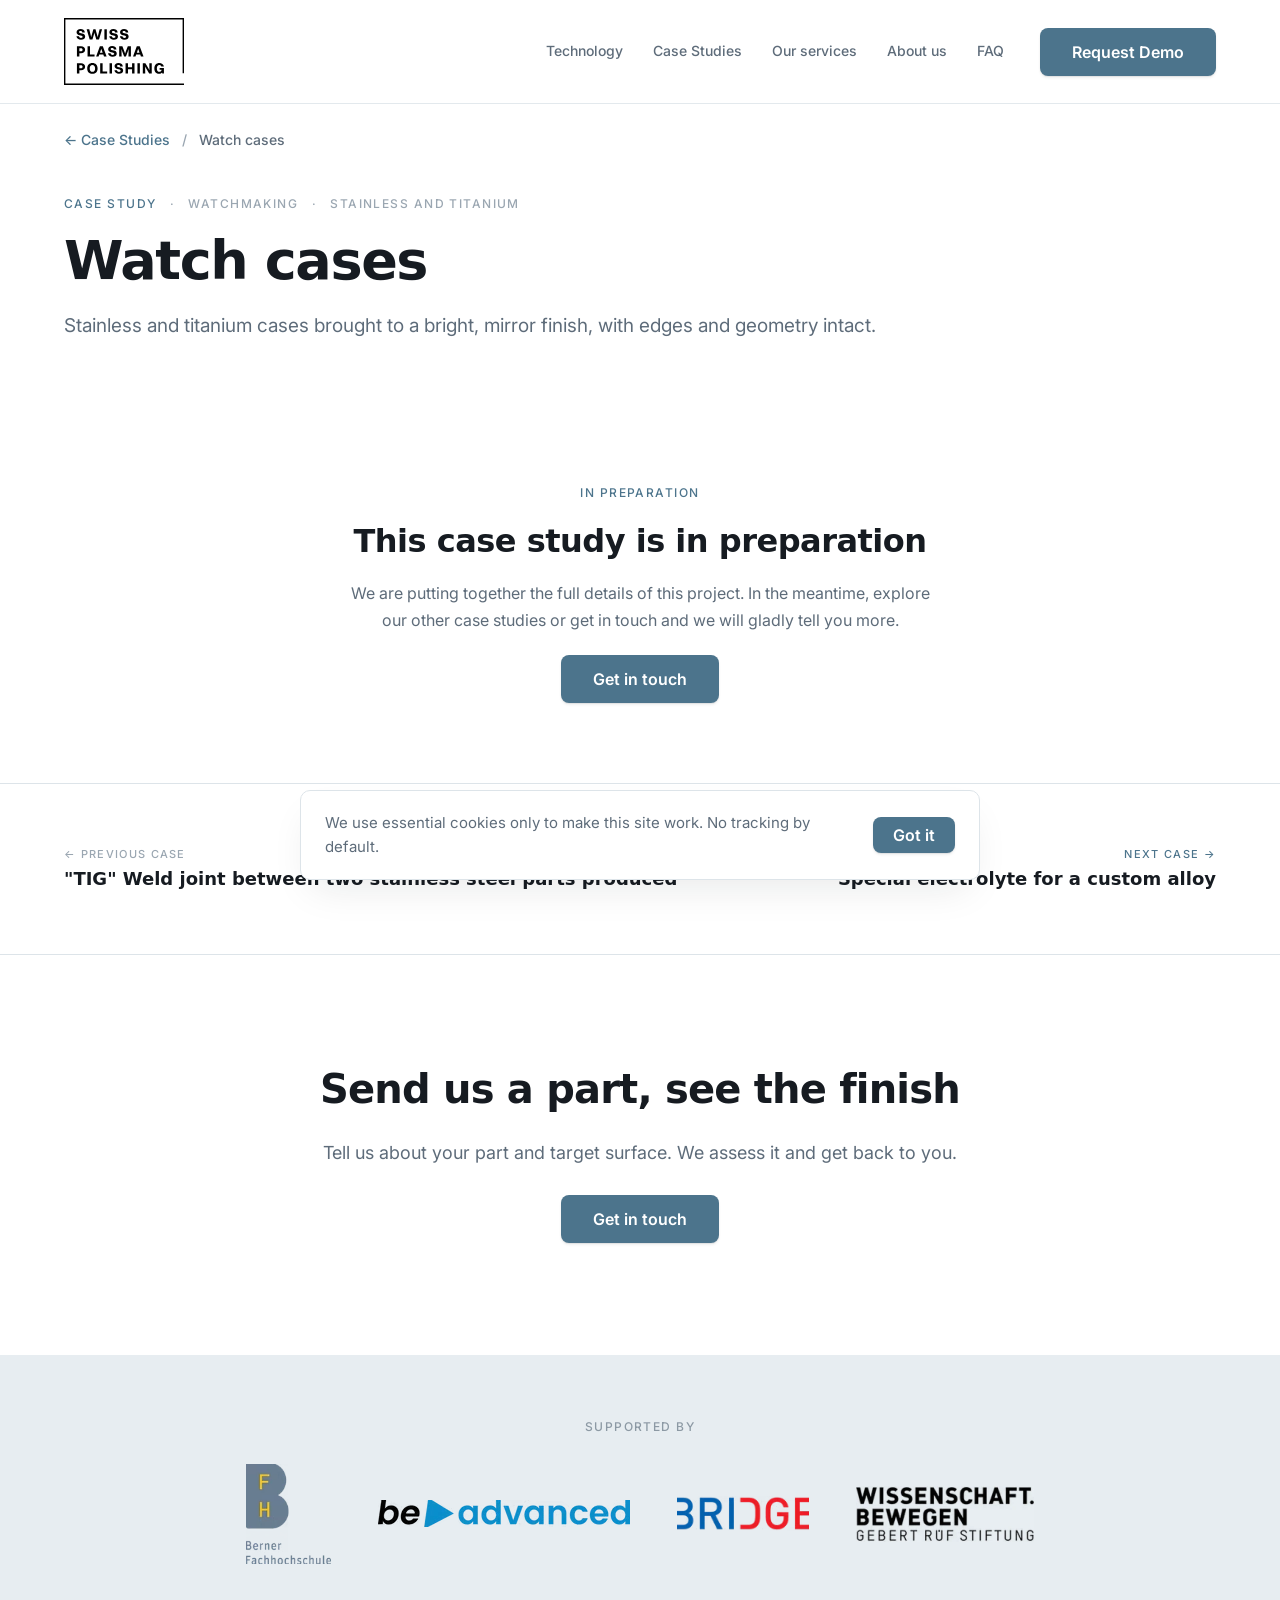
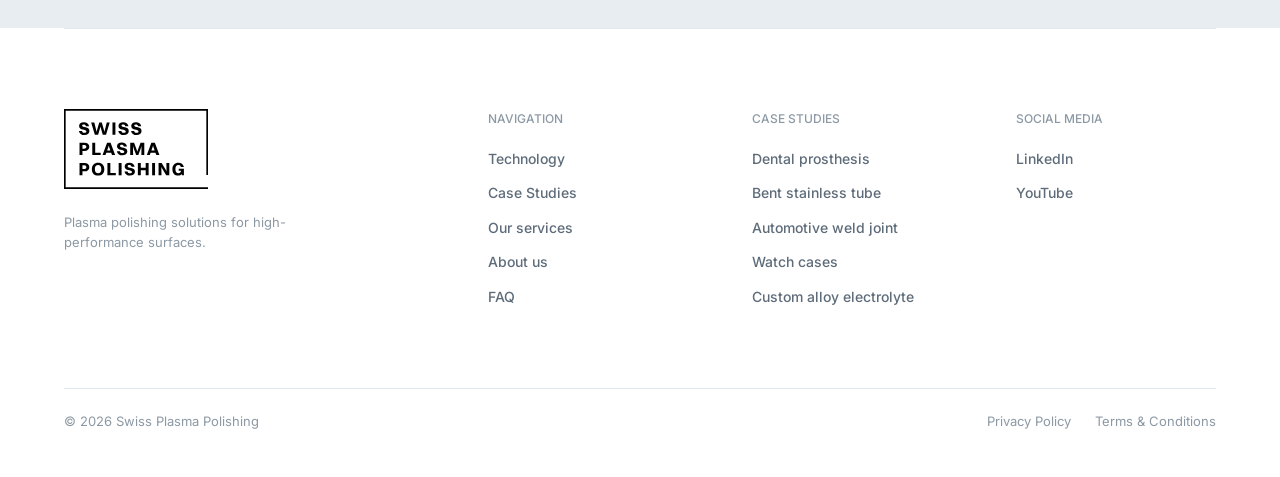
<file: case-studies/watch-cases/index.html>
<!DOCTYPE html>
<html lang="en">
<head>
  <meta charset="UTF-8">
  <meta name="viewport" content="width=device-width, initial-scale=1.0">
  <title>Watch cases | Swiss Plasma Polishing</title>
  <meta name="description" content="Case study: Stainless and titanium cases brought to a bright, mirror finish, with edges and geometry intact.">

  <!-- hreflang ready for phase two (DE, FR). English only in phase one. -->
  <link rel="canonical" href="https://www.plasmapolishing.ch/case-studies/watch-cases/">

  <!--
    Two fonts only: Switzer (headings) and Inter (everything else).
    TODO: self-host both under /assets/fonts/ before launch
    (Swiss / GDPR: avoids third-party requests).
  -->
  <link rel="preconnect" href="https://fonts.googleapis.com">
  <link rel="preconnect" href="https://fonts.gstatic.com" crossorigin>
  <link href="https://fonts.googleapis.com/css2?family=Inter:wght@400;500;600;700&display=swap" rel="stylesheet">
  <link href="https://api.fontshare.com/v2/css?f[]=switzer@500,600,700&display=swap" rel="stylesheet">

  <link rel="stylesheet" href="../../assets/css/tokens.css">
  <link rel="stylesheet" href="../../assets/css/base.css">
  <link rel="stylesheet" href="../../assets/css/components.css">
  <link rel="stylesheet" href="../../assets/css/pages/case-study.css">
  <link rel="icon" href="../../assets/img/logo.svg" type="image/svg+xml">
</head>
<body>

  <!--
    CASE STUDY PAGE, template instance (watch cases).
    Styles in assets/css/pages/case-study.css plus shared components.css;
    all paths use ../../ prefixes (two folders below the root). Header and
    footer are copies, edit nav on all pages sitewide. Overview, Specifications and Story were replaced with an "In preparation"
    notice until the client supplies the write-up; the dental page is the
    filled reference.
    Prev/next links form a wrap-around chain in home-page order
    (dental > tube > weld > watch > electrolyte); this page sits between
    weld (prev) and electrolyte (next).
    How to add a new case: see the header comment in
    ../dental-cobalt-chrome-prosthesis/index.html (the template reference).
  -->

  <!-- ============================== Header ============================== -->
  <header class="site-header">
    <div class="container site-header__inner">
      <a class="site-header__logo" href="../../index.html" aria-label="Swiss Plasma Polishing home">
        <img src="../../assets/img/logo.svg" alt="Swiss Plasma Polishing" width="120" height="67">
      </a>

      <button class="nav-toggle" type="button" aria-label="Open menu" aria-expanded="false" aria-controls="site-nav">
        <span></span>
      </button>

      <nav class="site-nav" id="site-nav" aria-label="Primary">
        <div class="site-nav__links">
          <a href="../../index.html#technology">Technology</a>
          <a href="../../index.html#case-studies">Case Studies</a>
          <a href="../../index.html#applications">Our services</a>
          <a href="../../about/">About us</a>
          <a href="../../faq/">FAQ</a>
        </div>
        <a class="btn btn--primary" href="../../index.html#contact">Request Demo</a>
      </nav>
    </div>
  </header>

  <main>
    <!-- ============================== Breadcrumb ============================== -->
    <nav class="cs-breadcrumb" aria-label="Breadcrumb">
      <div class="container">
        <div class="cs-breadcrumb__row">
          <a class="cs-breadcrumb__link" href="../../index.html#case-studies">&larr; Case Studies</a>
          <span class="cs-breadcrumb__sep" aria-hidden="true">/</span>
          <span class="cs-breadcrumb__current" aria-current="page">Watch cases</span>
        </div>
      </div>
    </nav>

    <!-- ============================== Hero ============================== -->
    <section class="cs-hero" aria-labelledby="cs-hero-title">
      <div class="container">
        <div class="cs-hero__inner">
          <p class="cs-hero__eyebrow">
            <span class="cs-hero__eyebrow-item cs-hero__eyebrow-item--accent">Case study</span>
            <span class="cs-hero__eyebrow-dot" aria-hidden="true">&middot;</span>
            <span class="cs-hero__eyebrow-item">Watchmaking</span>
            <span class="cs-hero__eyebrow-dot" aria-hidden="true">&middot;</span>
            <span class="cs-hero__eyebrow-item">Stainless and titanium</span>
          </p>
          <h1 class="cs-hero__title" id="cs-hero-title">Watch cases</h1>
          <p class="cs-hero__intro">
            Stainless and titanium cases brought to a bright, mirror finish, with edges and geometry intact.
          </p>
        </div>
      </div>
    </section>

    <!-- ============================== In preparation ============================== -->
    <!-- The full write-up for this case is still being prepared (client copy pending,
         2026-07). The Overview, Specifications and Story sections were replaced with this
         notice so the site can go live. To restore them, copy those three sections from the
         dental case page (../dental-cobalt-chrome-prosthesis/), the filled reference, and drop
         in the real copy and images. -->
    <section class="cs-inprep section" aria-labelledby="cs-inprep-title">
      <div class="container">
        <div class="cs-inprep__inner">
          <p class="mono-label" style="color:var(--accent)">In preparation</p>
          <h2 class="cs-inprep__title" id="cs-inprep-title">This case study is in preparation</h2>
          <p class="cs-inprep__body">
            We are putting together the full details of this project. In the meantime, explore our
            other case studies or get in touch and we will gladly tell you more.
          </p>
          <a class="btn btn--primary" href="../../index.html#contact">Get in touch</a>
        </div>
      </div>
    </section>

    <!-- ============================== Next case ============================== -->
    <!-- Chain position: prev = weld-joint-automotive-part, next = custom-alloy-electrolyte. Keep hrefs and visible titles in sync when splicing a new case. -->
    <nav class="cs-nextcase" aria-label="More case studies">
      <div class="container">
        <div class="cs-nextcase__row">
          <a class="cs-nextcase__link cs-nextcase__link--prev" href="../weld-joint-automotive-part/">
            <span class="cs-nextcase__kicker">&larr; Previous case</span>
            <span class="cs-nextcase__title">"TIG" Weld joint between two stainless steel parts produced</span>
          </a>
          <a class="cs-nextcase__link cs-nextcase__link--next" href="../custom-alloy-electrolyte/">
            <span class="cs-nextcase__kicker">Next case &rarr;</span>
            <span class="cs-nextcase__title">Special electrolyte for a custom alloy</span>
          </a>
        </div>
      </div>
    </nav>

    <!-- ============================== CTA band ============================== -->
    <section class="cs-cta section" aria-labelledby="cs-cta-title">
      <div class="container">
        <div class="cs-cta__inner">
          <h2 class="cs-cta__title" id="cs-cta-title">Send us a part, see the finish</h2>
          <p class="cs-cta__intro">
            Tell us about your part and target surface. We assess it and get back to you.
          </p>
          <a class="btn btn--primary" href="../../index.html#contact">Get in touch</a>
        </div>
      </div>
    </section>

    <!-- ============================== Partners ============================== -->
    <section class="partners section" id="partners" aria-label="Supported by">
      <div class="container">
        <p class="partners__label mono-label">Supported by</p>
        <div class="partners__logos">
          <div class="partners__set">
            <img class="partner-logo" src="../../assets/img/partner-bfh.webp" alt="Berner Fachhochschule (BFH)" height="100">
            <img class="partner-logo" src="../../assets/img/partner-be-advanced.webp" alt="be-advanced" height="27">
            <img class="partner-logo" src="../../assets/img/partner-bridge.webp" alt="Bridge" height="42">
            <img class="partner-logo" src="../../assets/img/partner-gebert-ruf.webp" alt="Gebert Rüf Stiftung" height="56">
          </div>
          <div class="partners__set partners__set--clone" aria-hidden="true">
            <img class="partner-logo" src="../../assets/img/partner-bfh.webp" alt="Berner Fachhochschule (BFH)" height="100">
            <img class="partner-logo" src="../../assets/img/partner-be-advanced.webp" alt="be-advanced" height="27">
            <img class="partner-logo" src="../../assets/img/partner-bridge.webp" alt="Bridge" height="42">
            <img class="partner-logo" src="../../assets/img/partner-gebert-ruf.webp" alt="Gebert Rüf Stiftung" height="56">
          </div>
        </div>
      </div>
    </section>
  </main>

  <!-- ============================== Footer ============================== -->
  <footer class="site-footer">
    <div class="container">
      <hr>
      <div class="site-footer__main">
        <div class="site-footer__brand">
          <a href="../../index.html" aria-label="Swiss Plasma Polishing home">
            <img src="../../assets/img/logo.svg" alt="Swiss Plasma Polishing" width="144" height="81">
          </a>
          <p class="site-footer__tagline">Plasma polishing solutions for high-performance surfaces.</p>
        </div>
        <div class="site-footer__cols">
          <div class="site-footer__col">
            <p class="site-footer__col-title">Navigation</p>
            <nav class="site-footer__col-links" aria-label="Footer">
              <a href="../../index.html#technology">Technology</a>
              <a href="../../index.html#case-studies">Case Studies</a>
              <a href="../../index.html#applications">Our services</a>
              <a href="../../about/">About us</a>
              <a href="../../faq/">FAQ</a>
            </nav>
          </div>
          <div class="site-footer__col">
            <p class="site-footer__col-title">Case Studies</p>
            <nav class="site-footer__col-links" aria-label="Case studies">
              <a href="../../case-studies/dental-cobalt-chrome-prosthesis/">Dental prosthesis</a>
              <a href="../../case-studies/bent-stainless-tube/">Bent stainless tube</a>
              <a href="../../case-studies/weld-joint-automotive-part/">Automotive weld joint</a>
              <a href="../../case-studies/watch-cases/">Watch cases</a>
              <a href="../../case-studies/custom-alloy-electrolyte/">Custom alloy electrolyte</a>
            </nav>
          </div>
          <div class="site-footer__col">
            <p class="site-footer__col-title">Social media</p>
            <nav class="site-footer__col-links" aria-label="Social media">
              <a href="https://www.linkedin.com/company/swiss-plasma-polishing/" target="_blank" rel="noopener">LinkedIn</a>
              <a href="https://www.youtube.com/watch?v=AYaXNKc_V6w" target="_blank" rel="noopener">YouTube</a>
            </nav>
          </div>
        </div>
      </div>
      <hr>
      <div class="site-footer__bottom">
        <p>© 2026 Swiss Plasma Polishing</p>
        <div class="site-footer__legal">
          <a href="../../privacy/">Privacy Policy</a>
          <a href="../../terms/">Terms &amp; Conditions</a>
        </div>
      </div>
    </div>
  </footer>

  <!-- ============================== Cookie banner (essential-only) ============================== -->
  <div class="cookie-banner" id="cookie-banner" role="dialog" aria-label="Cookie notice" hidden>
    <p class="cookie-banner__text">
      We use essential cookies only to make this site work. No tracking by default.
    </p>
    <div class="cookie-banner__actions">
      <button class="btn btn--primary" type="button" data-cookie="accept">Got it</button>
    </div>
  </div>

  <script src="../../assets/js/main.js"></script>
</body>
</html>
</file>
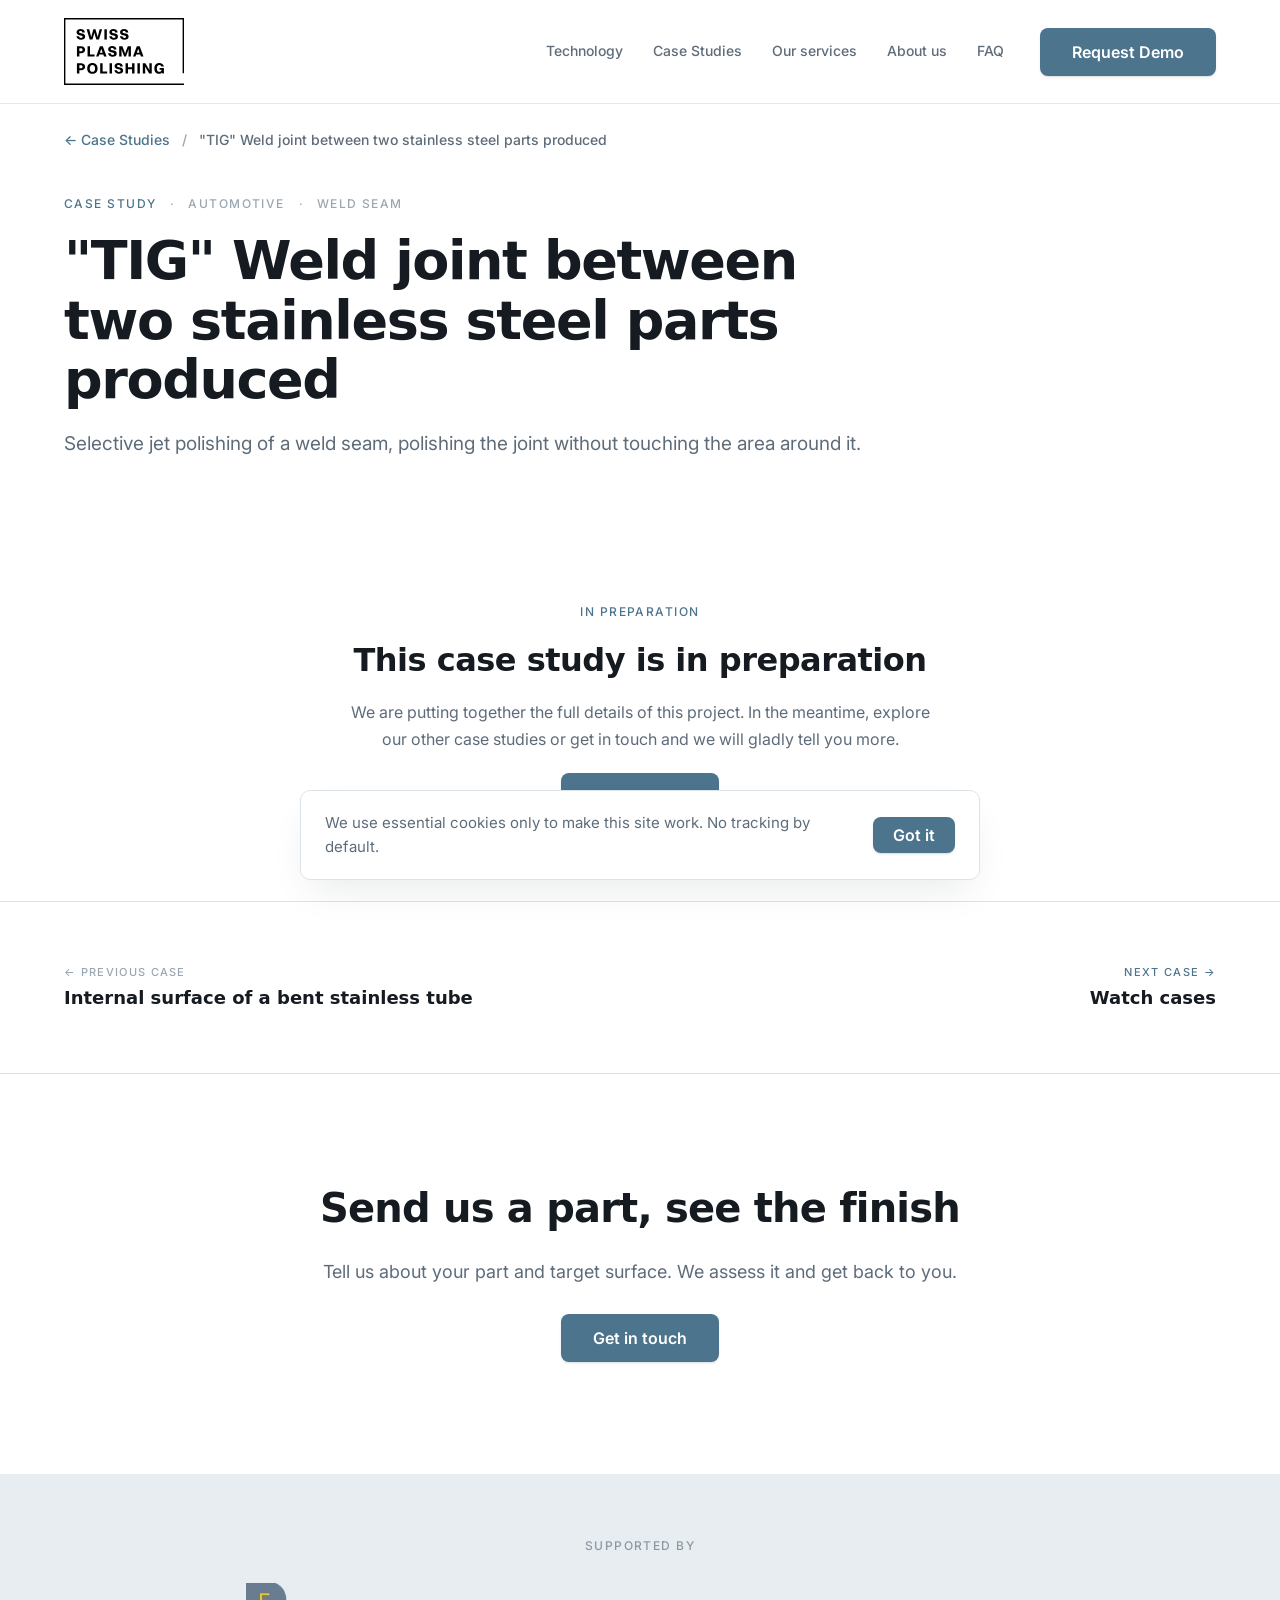
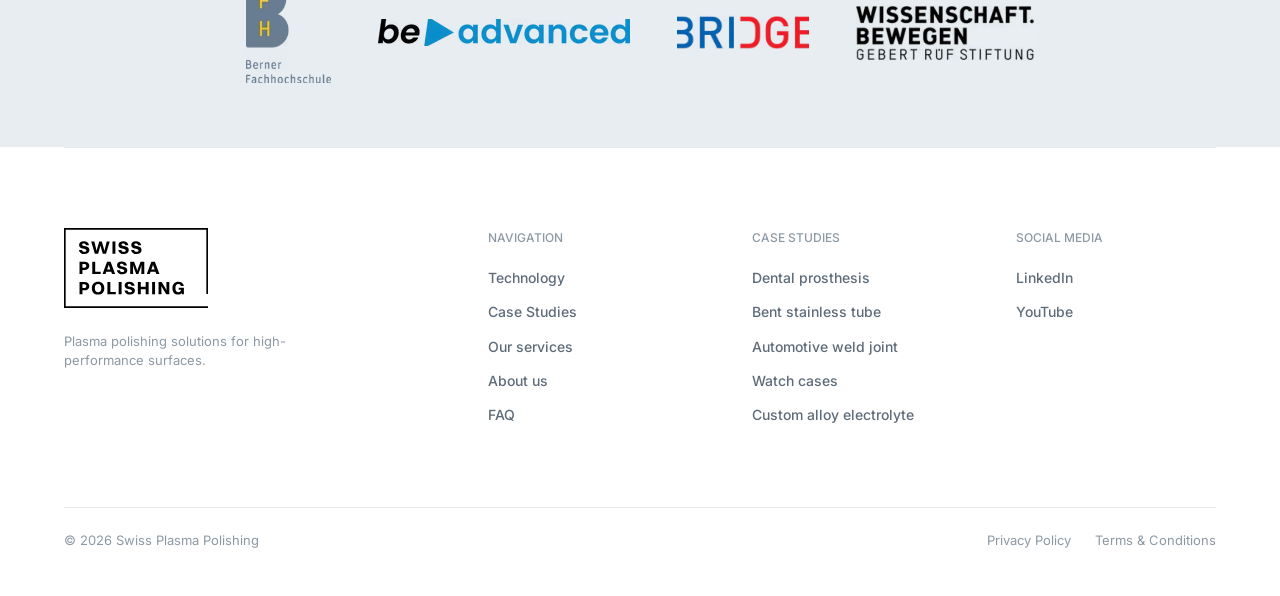
<file: case-studies/weld-joint-automotive-part/index.html>
<!DOCTYPE html>
<html lang="en">
<head>
  <meta charset="UTF-8">
  <meta name="viewport" content="width=device-width, initial-scale=1.0">
  <title>"TIG" Weld joint between two stainless steel parts produced | Swiss Plasma Polishing</title>
  <meta name="description" content="Case study: Selective jet polishing of a weld seam, polishing the joint without touching the area around it.">

  <!-- hreflang ready for phase two (DE, FR). English only in phase one. -->
  <link rel="canonical" href="https://www.plasmapolishing.ch/case-studies/weld-joint-automotive-part/">

  <!--
    Two fonts only: Switzer (headings) and Inter (everything else).
    TODO: self-host both under /assets/fonts/ before launch
    (Swiss / GDPR: avoids third-party requests).
  -->
  <link rel="preconnect" href="https://fonts.googleapis.com">
  <link rel="preconnect" href="https://fonts.gstatic.com" crossorigin>
  <link href="https://fonts.googleapis.com/css2?family=Inter:wght@400;500;600;700&display=swap" rel="stylesheet">
  <link href="https://api.fontshare.com/v2/css?f[]=switzer@500,600,700&display=swap" rel="stylesheet">

  <link rel="stylesheet" href="../../assets/css/tokens.css">
  <link rel="stylesheet" href="../../assets/css/base.css">
  <link rel="stylesheet" href="../../assets/css/components.css">
  <link rel="stylesheet" href="../../assets/css/pages/case-study.css">
  <link rel="icon" href="../../assets/img/logo.svg" type="image/svg+xml">
</head>
<body>

  <!--
    CASE STUDY PAGE, template instance (weld joint on an automotive part).
    Styles in assets/css/pages/case-study.css plus shared components.css;
    all paths use ../../ prefixes (two folders below the root). Header and
    footer are copies, edit nav on all pages sitewide. Overview, Specifications and Story were replaced with an "In preparation"
    notice until the client supplies the write-up; the dental page is the
    filled reference.
    Prev/next links form a wrap-around chain in home-page order
    (dental > tube > weld > watch > electrolyte); this page sits between
    tube (prev) and watch (next).
    How to add a new case: see the header comment in
    ../dental-cobalt-chrome-prosthesis/index.html (the template reference).
  -->

  <!-- ============================== Header ============================== -->
  <header class="site-header">
    <div class="container site-header__inner">
      <a class="site-header__logo" href="../../index.html" aria-label="Swiss Plasma Polishing home">
        <img src="../../assets/img/logo.svg" alt="Swiss Plasma Polishing" width="120" height="67">
      </a>

      <button class="nav-toggle" type="button" aria-label="Open menu" aria-expanded="false" aria-controls="site-nav">
        <span></span>
      </button>

      <nav class="site-nav" id="site-nav" aria-label="Primary">
        <div class="site-nav__links">
          <a href="../../index.html#technology">Technology</a>
          <a href="../../index.html#case-studies">Case Studies</a>
          <a href="../../index.html#applications">Our services</a>
          <a href="../../about/">About us</a>
          <a href="../../faq/">FAQ</a>
        </div>
        <a class="btn btn--primary" href="../../index.html#contact">Request Demo</a>
      </nav>
    </div>
  </header>

  <main>
    <!-- ============================== Breadcrumb ============================== -->
    <nav class="cs-breadcrumb" aria-label="Breadcrumb">
      <div class="container">
        <div class="cs-breadcrumb__row">
          <a class="cs-breadcrumb__link" href="../../index.html#case-studies">&larr; Case Studies</a>
          <span class="cs-breadcrumb__sep" aria-hidden="true">/</span>
          <span class="cs-breadcrumb__current" aria-current="page">"TIG" Weld joint between two stainless steel parts produced</span>
        </div>
      </div>
    </nav>

    <!-- ============================== Hero ============================== -->
    <section class="cs-hero" aria-labelledby="cs-hero-title">
      <div class="container">
        <div class="cs-hero__inner">
          <p class="cs-hero__eyebrow">
            <span class="cs-hero__eyebrow-item cs-hero__eyebrow-item--accent">Case study</span>
            <span class="cs-hero__eyebrow-dot" aria-hidden="true">&middot;</span>
            <span class="cs-hero__eyebrow-item">Automotive</span>
            <span class="cs-hero__eyebrow-dot" aria-hidden="true">&middot;</span>
            <span class="cs-hero__eyebrow-item">Weld seam</span>
          </p>
          <h1 class="cs-hero__title" id="cs-hero-title">"TIG" Weld joint between two stainless steel parts produced</h1>
          <p class="cs-hero__intro">
            Selective jet polishing of a weld seam, polishing the joint without touching the area around it.
          </p>
        </div>
      </div>
    </section>

    <!-- ============================== In preparation ============================== -->
    <!-- The full write-up for this case is still being prepared (client copy pending,
         2026-07). The Overview, Specifications and Story sections were replaced with this
         notice so the site can go live. To restore them, copy those three sections from the
         dental case page (../dental-cobalt-chrome-prosthesis/), the filled reference, and drop
         in the real copy and images. -->
    <section class="cs-inprep section" aria-labelledby="cs-inprep-title">
      <div class="container">
        <div class="cs-inprep__inner">
          <p class="mono-label" style="color:var(--accent)">In preparation</p>
          <h2 class="cs-inprep__title" id="cs-inprep-title">This case study is in preparation</h2>
          <p class="cs-inprep__body">
            We are putting together the full details of this project. In the meantime, explore our
            other case studies or get in touch and we will gladly tell you more.
          </p>
          <a class="btn btn--primary" href="../../index.html#contact">Get in touch</a>
        </div>
      </div>
    </section>

    <!-- ============================== Next case ============================== -->
    <!-- Chain position: prev = bent-stainless-tube, next = watch-cases. Keep hrefs and visible titles in sync when splicing a new case. -->
    <nav class="cs-nextcase" aria-label="More case studies">
      <div class="container">
        <div class="cs-nextcase__row">
          <a class="cs-nextcase__link cs-nextcase__link--prev" href="../bent-stainless-tube/">
            <span class="cs-nextcase__kicker">&larr; Previous case</span>
            <span class="cs-nextcase__title">Internal surface of a bent stainless tube</span>
          </a>
          <a class="cs-nextcase__link cs-nextcase__link--next" href="../watch-cases/">
            <span class="cs-nextcase__kicker">Next case &rarr;</span>
            <span class="cs-nextcase__title">Watch cases</span>
          </a>
        </div>
      </div>
    </nav>

    <!-- ============================== CTA band ============================== -->
    <section class="cs-cta section" aria-labelledby="cs-cta-title">
      <div class="container">
        <div class="cs-cta__inner">
          <h2 class="cs-cta__title" id="cs-cta-title">Send us a part, see the finish</h2>
          <p class="cs-cta__intro">
            Tell us about your part and target surface. We assess it and get back to you.
          </p>
          <a class="btn btn--primary" href="../../index.html#contact">Get in touch</a>
        </div>
      </div>
    </section>

    <!-- ============================== Partners ============================== -->
    <section class="partners section" id="partners" aria-label="Supported by">
      <div class="container">
        <p class="partners__label mono-label">Supported by</p>
        <div class="partners__logos">
          <div class="partners__set">
            <img class="partner-logo" src="../../assets/img/partner-bfh.webp" alt="Berner Fachhochschule (BFH)" height="100">
            <img class="partner-logo" src="../../assets/img/partner-be-advanced.webp" alt="be-advanced" height="27">
            <img class="partner-logo" src="../../assets/img/partner-bridge.webp" alt="Bridge" height="42">
            <img class="partner-logo" src="../../assets/img/partner-gebert-ruf.webp" alt="Gebert Rüf Stiftung" height="56">
          </div>
          <div class="partners__set partners__set--clone" aria-hidden="true">
            <img class="partner-logo" src="../../assets/img/partner-bfh.webp" alt="Berner Fachhochschule (BFH)" height="100">
            <img class="partner-logo" src="../../assets/img/partner-be-advanced.webp" alt="be-advanced" height="27">
            <img class="partner-logo" src="../../assets/img/partner-bridge.webp" alt="Bridge" height="42">
            <img class="partner-logo" src="../../assets/img/partner-gebert-ruf.webp" alt="Gebert Rüf Stiftung" height="56">
          </div>
        </div>
      </div>
    </section>
  </main>

  <!-- ============================== Footer ============================== -->
  <footer class="site-footer">
    <div class="container">
      <hr>
      <div class="site-footer__main">
        <div class="site-footer__brand">
          <a href="../../index.html" aria-label="Swiss Plasma Polishing home">
            <img src="../../assets/img/logo.svg" alt="Swiss Plasma Polishing" width="144" height="81">
          </a>
          <p class="site-footer__tagline">Plasma polishing solutions for high-performance surfaces.</p>
        </div>
        <div class="site-footer__cols">
          <div class="site-footer__col">
            <p class="site-footer__col-title">Navigation</p>
            <nav class="site-footer__col-links" aria-label="Footer">
              <a href="../../index.html#technology">Technology</a>
              <a href="../../index.html#case-studies">Case Studies</a>
              <a href="../../index.html#applications">Our services</a>
              <a href="../../about/">About us</a>
              <a href="../../faq/">FAQ</a>
            </nav>
          </div>
          <div class="site-footer__col">
            <p class="site-footer__col-title">Case Studies</p>
            <nav class="site-footer__col-links" aria-label="Case studies">
              <a href="../../case-studies/dental-cobalt-chrome-prosthesis/">Dental prosthesis</a>
              <a href="../../case-studies/bent-stainless-tube/">Bent stainless tube</a>
              <a href="../../case-studies/weld-joint-automotive-part/">Automotive weld joint</a>
              <a href="../../case-studies/watch-cases/">Watch cases</a>
              <a href="../../case-studies/custom-alloy-electrolyte/">Custom alloy electrolyte</a>
            </nav>
          </div>
          <div class="site-footer__col">
            <p class="site-footer__col-title">Social media</p>
            <nav class="site-footer__col-links" aria-label="Social media">
              <a href="https://www.linkedin.com/company/swiss-plasma-polishing/" target="_blank" rel="noopener">LinkedIn</a>
              <a href="https://www.youtube.com/watch?v=AYaXNKc_V6w" target="_blank" rel="noopener">YouTube</a>
            </nav>
          </div>
        </div>
      </div>
      <hr>
      <div class="site-footer__bottom">
        <p>© 2026 Swiss Plasma Polishing</p>
        <div class="site-footer__legal">
          <a href="../../privacy/">Privacy Policy</a>
          <a href="../../terms/">Terms &amp; Conditions</a>
        </div>
      </div>
    </div>
  </footer>

  <!-- ============================== Cookie banner (essential-only) ============================== -->
  <div class="cookie-banner" id="cookie-banner" role="dialog" aria-label="Cookie notice" hidden>
    <p class="cookie-banner__text">
      We use essential cookies only to make this site work. No tracking by default.
    </p>
    <div class="cookie-banner__actions">
      <button class="btn btn--primary" type="button" data-cookie="accept">Got it</button>
    </div>
  </div>

  <script src="../../assets/js/main.js"></script>
</body>
</html>
</file>
<file: assets/css/tokens.css>
/* ==== SPP design tokens ====
   Generated from STYLE_GUIDE.md. Single source of truth for colors,
   typography, spacing, radius and shadows across the whole site.
   Load order on every page: tokens.css first, then base.css, then
   components.css, then the page stylesheet, so everything downstream
   can rely on these custom properties.

   How to edit: change values HERE and every page updates. Never hardcode
   hex colors or px sizes in component or page CSS, reference a token.
   Beware: using a token name that does not exist in this file is NOT an
   error in CSS, the declaration silently computes to its initial value
   (usually 0), so always copy names from this file. */

:root {
  /* Colors - text */
  --text-primary: #161b21;
  --text-secondary: #5e6c7a;
  --text-muted: #9aa6b1;
  --text-on-dark: #ffffff;

  /* Colors - accent (steel-blue) */
  --accent: #4c748c;
  --accent-hover: #3f6478;
  --accent-active: #365668;
  --accent-disabled: #b3c2cc;
  --accent-subtle: #edf2f5;
  --accent-light: #d3e2ee;
  --accent-soft: #eaf1f7;

  /* Colors - backgrounds */
  --bg-page: #ffffff;
  --bg-surface: #eaf1f7;
  --bg-emphasis: #d3e2ee;

  /* Colors - backgrounds (extra surface tint used in Figma) */
  --bg-surface-2: #e7edf1; /* partners, media placeholders */

  /* Colors - borders */
  --border-subtle: #eef2f5;
  --border: #dde4e9;
  --border-strong: #d2dbe1;
  --border-header: #e3e9ed; /* Figma header/footer rule */
  --border-card: #e1e9f0;   /* app cards, hero play button */
  --border-check: #b3bfc8;  /* checkbox */
  --placeholder: #9aa4ae;   /* input placeholder */

  /* Colors - status (reserved) */
  --success: #3d7350;
  --warning: #cc8a1f;
  --danger: #b04438;

  /* Type families: Switzer (headings) and Inter (everything else). */
  --font-display: "Switzer", "Manrope", system-ui, sans-serif;
  --font-body: "Inter", system-ui, sans-serif;

  /* Type scale (px values; convert to rem in component CSS if preferred).
     The --type-mono-* names are historical: IBM Plex Mono was removed
     sitewide, these sizes now render in Inter (see .mono-label and
     .img-placeholder__label in base.css). Keep the names so existing
     rules keep resolving. */
  --type-display: 60px;
  --type-h1: 50px;
  --type-h2: 52px;
  --type-h3: 32px;
  --type-h4: 26px;
  --type-h5: 21px;
  --type-h6: 18px;
  --type-body-lg: 19px;
  --type-body: 16px;
  --type-body-sm: 15px;
  --type-mono-sm: 12px;
  --type-mono-xs: 11px;
  --type-mono-num: 30px;
  --type-ui: 14px;
  --type-button: 16px;

  /* Spacing scale, multiples of 4.
     NAMING GOTCHA: names run 1..10, then jump to 12,14,16,18,20,24,26,28,
     and above --space-10 the px value is NOT name*4. Examples: --space-14
     is 64px, --space-16 is 72px, --space-18 is 80px, --space-28 is 120px.
     Always copy an existing name from this list; a token that is not
     defined here (say --space-15) silently resolves to 0, there is no
     error or console warning. */
  --space-1: 4px;
  --space-2: 8px;
  --space-3: 12px;
  --space-4: 16px;
  --space-5: 20px;
  --space-6: 24px;
  --space-7: 28px;
  --space-8: 32px;
  --space-9: 40px;
  --space-10: 48px;
  --space-12: 56px;
  --space-14: 64px;
  --space-16: 72px;
  --space-18: 80px;
  --space-20: 88px;
  --space-24: 104px;
  --space-26: 112px;
  --space-28: 120px;

  /* Radius */
  --radius-sm: 2px;
  --radius-md: 6px;
  --radius-lg: 8px;
  --radius-xl: 10px;
  --radius-2xl: 12px;

  /* Shadows */
  --shadow-sm: 0 6px 18px -4px rgba(22, 27, 33, 0.08);
  --shadow-md: 0 8px 22px -6px rgba(22, 27, 33, 0.08);
  --shadow-lg: 0 18px 40px -12px rgba(22, 27, 33, 0.10);
  --shadow-xl: 0 24px 60px -16px rgba(22, 27, 33, 0.12);
  --shadow-button: 0 2px 3px rgba(22, 27, 33, 0.06), 0 1px 1px rgba(22, 27, 33, 0.08);

  /* Container */
  --container-max: 1200px;
}

/* Container helper.
   content-box so max-width applies to the CONTENT (1200px), with the horizontal
   padding sitting OUTSIDE it. At a 1440 viewport this yields exactly 1200px of
   content with 120px gutters, matching the Figma frame.
   WARNING: the global reset in base.css makes everything else border-box.
   Do not "fix" this rule back to border-box, the gutters would then eat
   into the 1200px and every section on the site would render narrower
   than the Figma 1200 grid. */
.container {
  box-sizing: content-box;
  max-width: var(--container-max);
  margin-inline: auto;
  padding-inline: clamp(20px, 5vw, var(--space-28));
}

/* Section base spacing. Default vertical rhythm for top-level page
   sections, stepped down for tablet and phone below. Prefer overriding
   per page in assets/css/pages/*.css rather than editing these. */
.section {
  padding-block: var(--space-26);
}
@media (max-width: 1024px) {
  .section { padding-block: var(--space-14); }
}
@media (max-width: 768px) {
  .section { padding-block: var(--space-10); }
}

/* Focus ring. Keyboard-only (:focus-visible) outline shared by every
   interactive element sitewide, kept for accessibility. */
:where(a, button, input, textarea, select):focus-visible {
  outline: 2px solid var(--accent);
  outline-offset: 3px;
  border-radius: var(--radius-md);
}
</file>
<file: assets/css/base.css>
/* ==== SPP base styles ====
   Sitewide primitives, loaded on every page after tokens.css and before
   components.css. Blocks in this file, top to bottom: reset, typography
   primitives, buttons, section heading block, image placeholder,
   utilities, responsive heading scale, motion.

   Two-font system: Switzer (Fontshare CDN) for headings only, via
   .display / .h1-.h6 / .card-title; Inter (Google Fonts) for everything
   else, inherited from body. IBM Plex Mono was deliberately removed
   sitewide by the designer, never reintroduce it. */

/* ---- Reset ---- */
*,
*::before,
*::after {
  box-sizing: border-box;
  margin: 0;
  padding: 0;
}

html {
  -webkit-text-size-adjust: 100%;
  scroll-behavior: smooth;
  scroll-padding-top: 103px; /* sticky header height: keeps smooth anchor
     scrolls from landing under the fixed bar. If the header height changes
     in components.css, update this value (and :target below) to match. */
}

body {
  font-family: var(--font-body);
  font-size: var(--type-body);
  line-height: 1.6;
  color: var(--text-primary);
  background: var(--bg-page);
  -webkit-font-smoothing: antialiased;
  -moz-osx-font-smoothing: grayscale;
  text-rendering: optimizeLegibility;
}

img,
picture,
svg,
video {
  display: block;
  max-width: 100%;
}

a {
  color: inherit;
  text-decoration: none;
}

button {
  font: inherit;
  color: inherit;
  background: none;
  border: none;
  cursor: pointer;
}

input,
textarea,
select {
  font: inherit;
  color: inherit;
}

ul,
ol {
  list-style: none;
}

/* Extra anchor offset, slightly larger than the 103px header for
   breathing room when a section is jumped to by fragment link. */
:target {
  scroll-margin-top: 120px;
}

/* Reduced motion: disable smooth scrolling and collapse all animation and
   transition times to near zero. The motion block at the bottom of this
   file is additionally gated behind no-preference, this rule is the
   belt-and-braces catch-all for everything else. */
@media (prefers-reduced-motion: reduce) {
  html {
    scroll-behavior: auto;
  }
  *,
  *::before,
  *::after {
    animation-duration: 0.01ms !important;
    animation-iteration-count: 1 !important;
    transition-duration: 0.01ms !important;
  }
}

/* ---- Typography primitives ---- */
/* Headings use Switzer. Semibold (600) for display + section titles,
   Medium (500) for card titles. These classes are the ONLY place Switzer
   is applied; all other text inherits Inter from body. Sizes come from
   the --type-* tokens in tokens.css, edit them there. */
.display {
  font-family: var(--font-display);
  font-weight: 600;
  font-size: var(--type-display);
  line-height: 1.14;
  letter-spacing: -1.6px;
  color: var(--text-primary);
}

.h1 {
  font-family: var(--font-display);
  font-weight: 600;
  font-size: var(--type-h1);
  line-height: 1.1;
  letter-spacing: -1px;
  color: var(--text-primary);
}

.h2 {
  font-family: var(--font-display);
  font-weight: 600;
  font-size: var(--type-h2);
  line-height: normal; /* Figma: leading-[normal], Switzer renders ~1.32 */
  letter-spacing: -1.2px;
  color: var(--text-primary);
}

.h3 {
  font-family: var(--font-display);
  font-weight: 600;
  font-size: var(--type-h3);
  line-height: normal; /* Figma: leading-[normal] */
  letter-spacing: 0;
  color: var(--text-primary);
}

.h4 {
  font-family: var(--font-display);
  font-weight: 600;
  font-size: var(--type-h4);
  line-height: 1.3;
  color: var(--text-primary);
}

.h5 {
  font-family: var(--font-display);
  font-weight: 500;
  font-size: var(--type-h5);
  line-height: 1.3;
  color: var(--text-primary);
}

.h6 {
  font-family: var(--font-display);
  font-weight: 500;
  font-size: var(--type-h6);
  line-height: 1.3;
  color: var(--text-primary);
}

/* Card / list-item title: Switzer Medium 20px */
.card-title {
  font-family: var(--font-display);
  font-weight: 500;
  font-size: 20px;
  line-height: 1.25;
  letter-spacing: -0.2px;
  color: var(--text-primary);
}

.lead {
  font-family: var(--font-body);
  font-size: 18px;
  line-height: 1.6;
  color: var(--text-secondary);
}

.body-sm {
  font-size: var(--type-body-sm);
  line-height: 1.55;
}

.accent {
  color: var(--accent);
}

/* Section eyebrow: Inter Medium 14px, uppercase, accent (matches Figma). */
.eyebrow {
  font-family: var(--font-body);
  font-weight: 500;
  font-size: 14px;
  line-height: 1.2;
  letter-spacing: 0.12em;
  text-transform: uppercase;
  color: var(--accent);
}

/* Small uppercase label (CASE STUDIES, SUPPORTED BY, chips). Inter.
   The class NAME is historical: it was IBM Plex Mono before mono was
   removed sitewide. It renders Inter now. Keep the name so existing
   markup keeps working, and never point it back at a mono font. */
.mono-label {
  font-family: var(--font-body);
  font-weight: 500;
  font-size: 12px;
  line-height: 1.4;
  letter-spacing: 0.12em;
  text-transform: uppercase;
  color: var(--text-muted);
}

/* ---- Buttons ----
   .btn is the shared shell; combine with .btn--primary or .btn--secondary
   (and optionally .btn--block). Disabled styling responds to both the
   [disabled] attribute and aria-disabled="true". */
.btn {
  display: inline-flex;
  align-items: center;
  justify-content: center;
  gap: var(--space-2);
  padding: 16px 32px;
  border-radius: var(--radius-lg);
  font-family: var(--font-body);
  font-weight: 600; /* Figma Button component: Inter Semi Bold */
  font-size: var(--type-button);
  line-height: 1;
  text-align: center;
  transition: background-color 150ms ease, border-color 150ms ease, color 150ms ease;
}

.btn--primary {
  background: var(--accent);
  color: #fff;
  box-shadow: var(--shadow-button);
}
.btn--primary:hover { background: var(--accent-hover); }
.btn--primary:active { background: var(--accent-active); }
.btn--primary[disabled],
.btn--primary[aria-disabled="true"] {
  background: var(--accent-disabled);
  pointer-events: none;
}

.btn--secondary {
  background: transparent;
  color: var(--accent);
  border: 1px solid var(--accent);
}
.btn--secondary:hover { background: var(--accent-soft); }
.btn--secondary:active { background: var(--accent-light); }

.btn--block {
  width: 100%;
}

/* Inline text link with trailing arrow */
.link-arrow {
  display: inline-flex;
  align-items: center;
  gap: 4px; /* Figma renders "Read more →" as one text run, word-space wide */
  font-family: var(--font-body);
  font-weight: 600;
  font-size: 16px;
  color: var(--accent);
}
.link-arrow:hover {
  text-decoration: underline;
  text-underline-offset: 3px;
}

/* ---- Section heading block (eyebrow + title + intro), centered ---- */
.section-head {
  display: flex;
  flex-direction: column;
  align-items: center;
  text-align: center;
  gap: var(--space-5);
  max-width: 842px;
  margin-inline: auto;
}
.section-head .intro {
  color: var(--text-secondary);
  font-family: var(--font-body);
  font-size: 18px;
  line-height: 1.6;
  /* No own max-width: fills the .section-head 842px block, as in Figma. */
}
.section-head--left {
  align-items: flex-start;
  text-align: left;
  margin-inline: 0;
}

/* ---- Image placeholder (until client supplies real photos) ----
   Convention: a striped block with an "IMG/... (replace)" label marks a
   slot awaiting real photography (current images are Figma exports). To
   swap in a real photo, replace the placeholder element in the HTML with
   an <img> (WebP, run through scripts/convert-images.sh) and remove the
   __label span. Leave these rules in place while any slot still uses
   the placeholder. */
.img-placeholder {
  position: relative;
  display: flex;
  align-items: center;
  justify-content: center;
  background:
    repeating-linear-gradient(
      45deg,
      var(--accent-soft),
      var(--accent-soft) 12px,
      var(--accent-subtle) 12px,
      var(--accent-subtle) 24px
    );
  border: 1px solid var(--border);
  color: var(--accent);
  overflow: hidden;
}
.img-placeholder__label {
  font-family: var(--font-body);
  font-size: var(--type-mono-xs);
  letter-spacing: 0.08em;
  text-transform: uppercase;
  color: var(--accent);
  background: rgba(255, 255, 255, 0.75);
  padding: 6px 10px;
  border-radius: var(--radius-md);
}

/* ---- Utilities ----
   .visually-hidden keeps text available to screen readers while hiding
   it visually. Currently unused in the markup; kept for icon-only
   controls or skip links when they are added. */
.visually-hidden {
  position: absolute;
  width: 1px;
  height: 1px;
  padding: 0;
  margin: -1px;
  overflow: hidden;
  clip: rect(0 0 0 0);
  white-space: nowrap;
  border: 0;
}

/* Responsive heading scale. Desktop sizes come from tokens.css; these
   phone overrides are hand-tuned here, so a token change alone will not
   move headings below 768px. */
@media (max-width: 768px) {
  .display { font-size: clamp(34px, 9vw, 42px); letter-spacing: -1px; }
  .h1 { font-size: clamp(30px, 8vw, 36px); }
  .h2 { font-size: clamp(28px, 7.5vw, 32px); }
  .h3 { font-size: 26px; }
  .h4 { font-size: 22px; }
}

/* ---- Motion: hero entrance + scroll reveals ----
   Subtle and cheap (opacity/transform only). Everything sits behind
   prefers-reduced-motion: no-preference, so reduced-motion users see
   the page fully static and nothing is ever hidden without JS
   (.reveal is added by main.js before first paint).
   No-JS guarantee: because ONLY main.js adds .reveal, a broken or
   blocked script means no element ever gets the hidden start state,
   the page just renders without the effect. Per-element stagger comes
   from the --reveal-delay custom property, set inline in the HTML
   (e.g. style="--reveal-delay: 120ms"). */
@media (prefers-reduced-motion: no-preference) {
  /* Hero entrance: eyebrow, headline, subhead, CTAs rise in sequence. */
  .hero__copy-wrap > * {
    animation: rise-in 650ms cubic-bezier(0.22, 1, 0.36, 1) both;
  }
  .hero__copy-wrap > :nth-child(2) { animation-delay: 90ms; }
  .hero__copy-wrap > :nth-child(3) { animation-delay: 180ms; }
  .hero__copy-wrap > :nth-child(4) { animation-delay: 270ms; }
  .hero__media {
    animation: fade-in 900ms ease-out both;
  }

  /* Scroll reveal: hidden start state, released by .is-visible. */
  .reveal {
    opacity: 0;
    transform: translateY(18px);
    transition:
      opacity 650ms cubic-bezier(0.22, 1, 0.36, 1),
      transform 650ms cubic-bezier(0.22, 1, 0.36, 1);
    transition-delay: var(--reveal-delay, 0ms);
  }
  .reveal.is-visible {
    opacity: 1;
    transform: none;
  }
}

@keyframes rise-in {
  from { opacity: 0; transform: translateY(14px); }
  to   { opacity: 1; transform: none; }
}
@keyframes fade-in {
  from { opacity: 0; }
  to   { opacity: 1; }
}
</file>
<file: assets/css/components.css>
/* ============================================================
   components.css - shared components and page sections
   ============================================================
   Every section that appears across the site lives in this file.
   Design tokens (colors, spacing, type scale) come from tokens.css;
   element resets and primitives (.container, .section, buttons,
   .eyebrow, .section-head) live in base.css; page-only styles live
   in assets/css/pages/ (one file per page). No build step: pushing to
   main redeploys the live site via GitHub Pages in about a minute.

   Fonts: Switzer for headings (var(--font-display)), Inter for
   everything else (var(--font-body)). IBM Plex Mono was removed
   sitewide by the designer, never reintroduce it.

   Table of contents (in file order):
     1. Header (sticky bar + mobile nav)
     2. Hero (capped 1440px composition + photo overlay)
     3. Technology (alternating rows + before/after slider)
     4. Case Studies spotlight (accordion + crossfading photo)
     5. Applications (white cards + materials pills)
     6. Contact (details, map, form card, custom checkbox)
     7. Partners (logo strip)
     8. Footer
     9. Cookie banner

   Interactive behavior (nav toggle, slider drag, accordion, form
   tabs and submit, cookie dismiss) is in assets/js/main.js; the CSS
   here only reacts to the attributes and custom properties that
   script sets (data-open, aria-expanded, aria-selected, data-state,
   --pos, [hidden]).

   Layout values mirror the Figma "SPP - Home" frame. */

/* ============================================================
   Header
   ============================================================
   Sticky top bar, identical markup on every page. How to edit:
   nav links are plain HTML inside <header> on EVERY page, so a
   nav change must be repeated across all pages (no includes,
   there is no build step). */
.site-header {
  position: sticky;
  top: 0;
  z-index: 100;
  background: var(--bg-page);
  border-bottom: 1px solid var(--border-header);
}
.site-header__inner {
  display: flex;
  align-items: center;
  justify-content: space-between;
  gap: var(--space-9);
  /* No min-height ON PURPOSE: .container is content-box, so a 103px
     min-height would ADD to the 18px paddings and inflate the bar (this
     bug shipped once, do not reintroduce it). The height comes out of
     the content: 67px logo + 2x18px padding = exactly Figma's 103px.
     The mobile nav dropdown below pins itself at inset 103px to match,
     keep the two in sync if the header height ever changes. */
  padding-block: 18px;
}
.site-header__logo {
  flex-shrink: 0;
}
.site-header__logo img {
  width: 120px;
  height: auto;
  display: block;
}
.site-nav {
  display: flex;
  align-items: center;
  gap: 36px; /* Figma 451:190 */
}
.site-nav__links {
  display: flex;
  align-items: center;
  gap: 30px;
  font-family: var(--font-body);
  font-weight: 500;
  font-size: var(--type-ui);
  color: var(--text-secondary);
}
.site-nav__links a:hover {
  color: var(--accent);
}

/* Mobile nav toggle: hamburger drawn from one span plus its two pseudo
   elements. main.js flips data-open on .site-nav and aria-expanded on
   this button; the dropdown styling lives in the 1024px block below. */
.nav-toggle {
  display: none;
  width: 44px;
  height: 44px;
  align-items: center;
  justify-content: center;
  border-radius: var(--radius-md);
}
.nav-toggle span,
.nav-toggle span::before,
.nav-toggle span::after {
  content: "";
  display: block;
  width: 22px;
  height: 2px;
  background: var(--text-primary);
  border-radius: 2px;
  transition: transform 200ms ease, opacity 200ms ease;
}
.nav-toggle span::before { transform: translateY(-7px); }
.nav-toggle span::after { transform: translateY(5px); }

/* Open state: the middle bar fades out and the outer bars rotate into an X.
   main.js flips aria-expanded on the button, nothing else is needed. */
.nav-toggle span {
  transition: transform 200ms ease, opacity 200ms ease, background-color 200ms ease;
}
.nav-toggle[aria-expanded="true"] span {
  background-color: transparent;
}
.nav-toggle[aria-expanded="true"] span::before {
  transform: translateY(0) rotate(45deg);
}
.nav-toggle[aria-expanded="true"] span::after {
  transform: translateY(-2px) rotate(-45deg);
}

@media (max-width: 1024px) {
  .nav-toggle { display: inline-flex; }
  .site-nav {
    position: absolute;
    inset: 103px 0 auto 0; /* 103px = header height, see the header note above */
    flex-direction: column;
    align-items: stretch;
    gap: var(--space-5);
    padding: var(--space-6) clamp(20px, 5vw, 120px) var(--space-8);
    background: var(--bg-page);
    border-bottom: 1px solid var(--border-header);
    box-shadow: var(--shadow-md);
    transform: translateY(-12px);
    opacity: 0;
    pointer-events: none;
    transition: transform 200ms ease, opacity 200ms ease;
  }
  .site-nav[data-open="true"] {
    transform: translateY(0);
    opacity: 1;
    pointer-events: auto;
  }
  .site-nav__links {
    flex-direction: column;
    align-items: flex-start;
    gap: var(--space-5);
    font-size: var(--type-h6);
  }
  .site-nav .btn { align-self: flex-start; }
}

/* ============================================================
   Hero
   ============================================================
   Two-column grid: copy on the left, full-height photo on the
   right. The photo is a Figma placeholder export (marked with the
   IMG/... (replace) convention in index.html), swap the <img>
   there when the client sends real photography. */
.hero {
  /* Figma: white page with a soft steel-blue wash from the bottom-left. */
  background-color: var(--bg-page);
  background-image: linear-gradient(226deg, rgba(234, 241, 247, 0) 34%, rgba(234, 241, 247, 1) 100%);
}
.hero__inner {
  display: grid;
  grid-template-columns: 1fr 640px;
  align-items: stretch;
  min-height: 700px;
  /* Cap the composition at the Figma frame width and center it. Up to 1440
     the photo touches the viewport's right edge exactly as in Figma; on
     wider screens the whole block centers, so the photo keeps a FIXED left
     position relative to the 1200px content and bleeds only 120px past it
     instead of chasing the viewport edge. */
  max-width: 1440px;
  margin-inline: auto;
}
.hero__copy {
  display: flex;
  flex-direction: column;
  justify-content: center;
  gap: var(--space-8);
  /* Align the hero text left edge to the same gutter as the centered 1200px
     container content, so hero copy lines up with every other section.
     min(100vw, 1440px) mirrors the capped .hero__inner width above. */
  padding-left: max(clamp(20px, 5vw, 120px), calc((min(100vw, 1440px) - 1200px) / 2));
  padding-right: var(--space-20);
  padding-block: var(--space-16);
}
.hero__copy-wrap {
  max-width: 592px;
  display: flex;
  flex-direction: column;
  gap: var(--space-8);
}
/* Hero eyebrow is Inter SemiBold in Figma (slightly heavier than section eyebrows). */
.hero .eyebrow {
  font-weight: 600;
}
.hero__title {
  color: #000; /* Figma headline uses plain black */
}
.hero__subhead {
  max-width: 592px;
  line-height: 1.55;
}
.hero__cta {
  display: flex;
  align-items: center;
  gap: 30px;
  flex-wrap: wrap;
}
/* "Watch the process": white button with hairline border (Figma btn-play). */
.btn-play {
  display: inline-flex;
  align-items: center;
  gap: 10px;
  padding: 16px 32px;
  border-radius: var(--radius-lg);
  background: #fff;
  border: 1px solid var(--border-card);
  box-shadow: var(--shadow-button);
  font-family: var(--font-body);
  font-weight: 600;
  font-size: 16px;
  line-height: 1;
  color: var(--text-primary);
  transition: border-color 150ms ease, background-color 150ms ease;
}
.btn-play:hover {
  background: var(--accent-soft);
}
.btn-play__icon {
  display: inline-flex;
  align-items: center;
  justify-content: center;
  color: var(--accent);
  flex-shrink: 0;
}
.hero__media {
  position: relative;
  min-height: 700px;
}
.hero__media img,
.hero__media .img-placeholder {
  position: absolute;
  inset: 0;
  width: 100%;
  height: 100%;
  object-fit: cover;
}
/* Figma 451:212: dark bottom gradient over the hero photo. It lives on
   ::after (not baked into the image), so it survives a photo swap, keep
   it when replacing the placeholder. */
.hero__media::after {
  content: "";
  position: absolute;
  inset: 0;
  background: linear-gradient(180deg, rgba(13, 17, 22, 0.05) 0%, rgba(13, 17, 22, 0.12) 60%, rgba(13, 17, 22, 0.6) 100%);
  pointer-events: none;
}

@media (max-width: 1024px) {
  .hero__inner {
    grid-template-columns: 1fr;
    min-height: 0;
  }
  .hero__media {
    order: -1;
    min-height: 360px;
  }
  .hero__copy {
    padding-block: var(--space-12);
  }
}

/* ============================================================
   Technology
   ============================================================
   Alternating text/media rows (.tech-row, .tech-row--reverse
   flips the columns) plus the before/after slider further down.
   Row copy lives in index.html; media slots are placeholder
   Figma exports until real photos arrive. */
.technology {
  background: var(--bg-page);
}
/* Figma 465:3: this heading block uses an 18px gap (Applications keeps 20px). */
.technology .section-head {
  gap: 18px;
}
.technology .section-head .intro {
  line-height: 1.62;
}
/* Figma 465:5: tracking -1px and plain black on this section's headings. */
.technology .h2 {
  letter-spacing: -1px;
  color: #000;
}
.technology .h3 {
  color: #000;
}
.tech-row {
  display: grid;
  grid-template-columns: 1fr 520px; /* text | media */
  align-items: center;
  gap: var(--space-14);
  margin-top: var(--space-20);
}
.tech-row--reverse {
  grid-template-columns: 520px 1fr; /* media | text */
}
.tech-row__text {
  display: flex;
  flex-direction: column;
  gap: 14px;
  max-width: 616px;
}
.tech-row__text .body-sm,
.tech-row__text p {
  font-size: 16px;
  line-height: 1.62;
  color: var(--text-secondary);
}
/* Row eyebrows use 1.44px tracking in Figma (heading eyebrow keeps 1.68px). */
.tech-row__text .eyebrow {
  letter-spacing: 1.44px;
}
.tech-row__media {
  width: 100%;
  min-height: 400px;
}
.tech-row__media .img-placeholder {
  height: 100%;
  min-height: 400px;
  border-radius: var(--radius-2xl);
}
.tech-row__img {
  width: 100%;
  height: 400px;
  object-fit: cover;
  border: 1px solid var(--border-strong); /* Figma: before/after and jet slots */
  border-radius: var(--radius-2xl);
}
/* Bath slot (reverse row) uses the lighter border in Figma. */
.tech-row--reverse .tech-row__img {
  border-color: var(--border);
}
/* Jet slot: Figma 465:31 has a 150px dark gradient hugging the bottom edge. */
.tech-row__media--overlay {
  position: relative;
}
.tech-row__media--overlay::after {
  content: "";
  position: absolute;
  left: 1px;
  right: 1px;
  bottom: 1px;
  height: 150px;
  border-radius: 0 0 var(--radius-2xl) var(--radius-2xl);
  background: linear-gradient(180deg, rgba(13, 17, 22, 0) 0%, rgba(13, 17, 22, 0.6) 100%);
  pointer-events: none;
}
.tech-row--reverse .tech-row__media {
  order: -1;
}
.tech-row .link-arrow {
  margin-top: var(--space-2);
}

/* Before / after comparison slider (Figma 465:12), draggable via --pos.
   The whole widget is driven by the --pos custom property (a percentage,
   default 50%): main.js updates it on pointer drag and on arrow keys via
   the handle. The divider and handle sit at left: var(--pos), and the
   before layer is revealed by the clip-path below, nothing else moves. */
.ba-slider {
  position: relative;
  height: 400px;
  background: #fff;
  border: 1px solid var(--border-strong);
  border-radius: var(--radius-2xl);
  overflow: hidden;
  user-select: none;
  -webkit-user-select: none;
  touch-action: none;
  cursor: ew-resize;
  --pos: 50%;
}
.ba-slider__layer {
  position: absolute;
  inset: 0;
}
.ba-slider__layer img {
  width: 100%;
  height: 100%;
  object-fit: cover;
  pointer-events: none;
}
/* Clip the before layer to everything left of the handle position. */
.ba-slider__layer--before {
  clip-path: inset(0 calc(100% - var(--pos)) 0 0);
}
/* Placeholder treatment until the client sends a true before/after pair:
   the same photo is used on both sides (as in Figma), so the "before" side
   is desaturated to make the comparison visible while dragging. DELETE this
   filter rule once real before and after photos are in place. */
.ba-slider__layer--before img {
  filter: grayscale(0.9) brightness(0.95) contrast(0.92);
}
.ba-slider__tag {
  position: absolute;
  top: 23px;
  font-family: var(--font-body);
  font-weight: 500;
  font-size: 11px;
  line-height: normal;
  letter-spacing: 1.32px;
  text-transform: uppercase;
}
.ba-slider__tag--before {
  left: 23px;
  color: #eef2f5;
}
.ba-slider__tag--after {
  left: calc(50% + 33px); /* Figma: 33px right of the resting divider */
  color: #fff;
}
.ba-slider__divider {
  position: absolute;
  top: 0;
  bottom: 0;
  left: var(--pos);
  width: 2px;
  margin-left: -1px;
  background: #fff;
}
.ba-slider__handle {
  position: absolute;
  top: 50%;
  left: var(--pos);
  transform: translate(-50%, -50%);
  width: 44px;
  height: 44px;
  border-radius: 50%;
  background: #fff;
  box-shadow: 0 2px 4px rgba(0, 0, 0, 0.28); /* Figma 487:2 */
  display: flex;
  align-items: center;
  justify-content: center;
  color: var(--accent);
  cursor: ew-resize;
}

@media (max-width: 1024px) {
  .tech-row {
    grid-template-columns: 1fr;
    gap: var(--space-9);
    margin-top: var(--space-12);
  }
  /* Stacked rows always show the image FIRST, then the text (designer's
     call for mobile), regardless of the desktop DOM/visual order. */
  .tech-row__media { order: -1; }
}

/* ============================================================
   Video (YouTube embed)
   ============================================================
   The YouTube player is embedded directly in index.html (client wants
   the video visible right away, no facade). This block only frames it:
   a 16:9 slot at content width with the shared media border and radius.
   Change the video by editing the iframe src in index.html. */
.video-section {
  background: var(--bg-page);
}
.video-embed {
  position: relative;
  margin-top: var(--space-12); /* 56px, heading-to-video gap from Figma */
  aspect-ratio: 16 / 9; /* 1200x675 at full content width */
  background: var(--bg-surface);
  border: 1px solid var(--border-strong);
  border-radius: var(--radius-2xl);
  overflow: hidden;
}
.video-embed iframe {
  position: absolute;
  inset: 0;
  width: 100%;
  height: 100%;
  border: 0;
}

/* ============================================================
   Case Studies - Split Spotlight
   ============================================================
   Accordion of case rows (one open at a time) next to one large
   photo. main.js sets aria-expanded on the active .case-item and
   swaps the photo from that row's data-image attribute; ALL of
   the expanded-card styling below keys off aria-expanded, there
   is no separate "active" class. How to add a case study: add a
   .case-item row in index.html (with data-image), main.js picks
   it up automatically; 4 of 5 case study pages still carry
   [Placeholder] copy awaiting client text. */
.spotlight {
  display: grid;
  grid-template-columns: 1fr 1fr;
}
.spotlight__image {
  position: relative;
  min-height: 771px;
}
.spotlight__image img,
.spotlight__image .img-placeholder {
  position: absolute;
  inset: 0;
  width: 100%;
  height: 100%;
  object-fit: cover;
}
.spotlight__image img {
  /* Crossfade when the active case changes: main.js drops opacity to 0,
     waits these 180ms, swaps src, then restores opacity. Keep the JS
     timeout and this duration in sync. */
  transition: opacity 180ms ease; /* crossfade when the active case changes */
}
.spotlight__panel {
  background: var(--bg-surface);
  padding: 80px;
  display: flex;
  flex-direction: column;
  gap: var(--space-10);
}
.spotlight__head {
  display: flex;
  flex-direction: column;
  gap: var(--space-3);
  max-width: 560px;
}
.spotlight__head .h2 {
  font-size: 46px;
  letter-spacing: -1px;
}
.spotlight__eyebrow {
  color: var(--accent);
}
.spotlight__intro {
  font-family: var(--font-body);
  font-size: 18px;
  line-height: 1.55;
  color: var(--text-secondary);
}
.case-list {
  display: flex;
  flex-direction: column;
  gap: 0;
}
.case-item {
  border-radius: var(--radius-xl);
  transition: background-color 150ms ease, box-shadow 150ms ease;
}
.case-item__head {
  display: flex;
  align-items: center;
  justify-content: space-between;
  gap: var(--space-5);
  padding: var(--space-5) var(--space-6);
}
.case-item__title {
  font-family: var(--font-display);
  font-weight: 500;
  font-size: 20px;
  line-height: 1.3;
  color: var(--text-primary);
}
.case-item__body {
  display: none;
  padding: 10px var(--space-6) var(--space-6);
  flex-direction: column;
  gap: 26px; /* Figma: desc to Read-more spacing in the expanded card */
}
.case-item__desc {
  color: var(--text-secondary);
  font-size: 16px;
  line-height: 1.6;
}
.case-item__arrow {
  color: var(--accent);
  flex-shrink: 0;
  transition: transform 150ms ease;
}
/* Expanded card: white surface lifted off the gray panel. */
.case-item[aria-expanded="true"] {
  background: #fff;
  border: 1px solid var(--border);
  box-shadow: 0 8px 11px rgba(22, 27, 33, 0.08);
  border-radius: var(--radius-xl);
}
.case-item[aria-expanded="true"] .case-item__head {
  padding: var(--space-6) var(--space-6) 0; /* Figma card: p-24 */
}
/* Figma renders no arrow on collapsed rows (empty icon slot), and the
   expanded card hides it too (rule further down), so the arrow markup is
   currently never visible; it stays in the HTML in case the design
   changes its mind. */
.case-item:not([aria-expanded="true"]) .case-item__arrow {
  display: none;
}
.case-item[aria-expanded="true"] .case-item__body {
  display: flex;
}
.case-item[aria-expanded="true"] .case-item__arrow {
  display: none;
}
.case-item:not([aria-expanded="true"]) .case-item__head {
  cursor: pointer;
}
.case-item:not([aria-expanded="true"]):hover .case-item__title {
  color: var(--accent);
}

@media (max-width: 1024px) {
  .spotlight {
    grid-template-columns: 1fr;
  }
  .spotlight__image { min-height: 360px; }
  .spotlight__panel { padding: var(--space-12) clamp(20px, 5vw, 80px); }
}

/* ============================================================
   Applications
   ============================================================
   2x2 grid of white numbered cards plus the materials pill
   strip. Card copy is edited directly in index.html. */
.applications {
  background: var(--bg-page);
  border-top: 1px solid #ededed; /* Figma 473:2 */
}
.apps-grid {
  display: grid;
  grid-template-columns: 1fr 1fr;
  gap: var(--space-6);
  margin-top: 60px; /* Figma: heading-to-grid gap */
}
/* White card on the white page, defined by border + soft shadow. All four
   cards share this shadow ON PURPOSE: the Figma file misses it on the
   second card, that is a Figma omission, not a design cue, do not remove
   it from one card to "match". */
.app-cell {
  background: #fff;
  border: 1px solid var(--border-card);
  border-radius: 16px;
  padding: var(--space-8);
  display: flex;
  flex-direction: column;
  gap: 18px;
  box-shadow: 0 2px 12px rgba(22, 27, 33, 0.06);
}
.app-cell__num {
  display: inline-flex;
  align-items: center;
  justify-content: center;
  width: 64px;
  height: 64px;
  border-radius: 16px;
  background: var(--bg-surface);
  font-family: var(--font-body);
  font-weight: 700;
  font-size: 20px;
  letter-spacing: 2.4px;
  color: var(--accent);
}
.app-cell__title {
  font-family: var(--font-display);
  font-weight: 500;
  font-size: 21px;
  letter-spacing: -0.2px;
  color: #000; /* Figma card titles use plain black */
}
.app-cell__body {
  color: var(--text-secondary);
  font-size: 16px;
  line-height: 1.7;
}

/* Materials strip */
.materials {
  margin-top: var(--space-14);
  padding-top: var(--space-10);
  border-top: 1px solid var(--border);
  display: flex;
  flex-direction: column;
  gap: var(--space-5);
}
.materials__pills {
  display: flex;
  flex-wrap: wrap;
  gap: var(--space-3);
}
.pill {
  font-family: var(--font-body);
  font-size: var(--type-body-sm);
  color: var(--text-secondary);
  background: var(--bg-surface);
  border: 1px solid var(--border);
  border-radius: var(--radius-lg);
  padding: 8px 18px;
}

@media (max-width: 768px) {
  .apps-grid {
    grid-template-columns: 1fr;
    margin-top: var(--space-12);
  }
}

/* ============================================================
   Contact
   ============================================================
   Details column (icon rows + map) next to the tabbed form card.
   The form is NOT wired to a backend yet: main.js intercepts
   submit and shows the thank-you state only. The endpoint
   (Formspree or Web3Forms) is a pending client decision; wire it
   in main.js when decided, nothing here needs to change. */
.contact {
  background: var(--bg-page);
  padding-block: 110px; /* Figma 451:375: py-110, not the shared 112 */
}
/* Scoped heading overrides (Figma contact heading differs from other
   sections): 48px title instead of the shared h2 size, and the intro is
   capped at 460px specifically so it wraps to two lines. These are
   deliberate, do not normalize them to the shared section-head styles. */
.contact .section-head {
  gap: 14px;
}
.contact .section-head .intro {
  max-width: 460px; /* wraps to two lines as in Figma */
  line-height: 1.55;
}
.contact .h2 {
  font-size: 48px;
  letter-spacing: -1px;
}
.contact .eyebrow {
  letter-spacing: 1.44px;
}
.contact__row {
  display: grid;
  grid-template-columns: 560px 1fr;
  gap: var(--space-18);
  margin-top: var(--space-12);
  align-items: start;
}
.contact__details {
  display: flex;
  flex-direction: column;
  gap: var(--space-9); /* Figma 556:817: 40px between the two rows */
  padding-top: 20px;
}
.contact-detail {
  display: flex;
  align-items: center;
  gap: var(--space-4);
}
.contact-detail__icon {
  display: inline-flex;
  align-items: center;
  justify-content: center;
  width: 48px;
  height: 48px;
  border-radius: 50%;
  background: var(--accent-subtle);
  color: var(--accent);
  flex-shrink: 0;
}
.contact-detail__label {
  font-family: var(--font-body);
  font-weight: 400; /* Figma: Inter Regular */
  font-size: 12px;
  letter-spacing: normal;
  text-transform: uppercase;
  /* Verbatim Figma value. This warm gray (and #2a2622 below) sits OUTSIDE
     the token palette on purpose: the tokens are cool steel grays, the
     contact details are warm by design, do not swap in a token. */
  color: #635f5b; /* verbatim Figma value */
}
.contact-detail__value {
  font-family: var(--font-body);
  font-weight: 500;
  font-size: 18px;
  color: #2a2622; /* verbatim Figma value, warm near-black, outside the token palette on purpose */
}
.contact__map {
  position: relative;
  margin-top: 36px; /* Figma left column gap */
  height: 300px;
  border-radius: var(--radius-lg); /* Figma 451:389: 8px */
  overflow: hidden;
  border: 1px solid #cdd9e2; /* verbatim Figma value */
}
.contact__map iframe {
  width: 100%;
  height: 100%;
  border: 0;
}
/* Map chip removed: the chip node exists in Figma but is clipped/invisible. */

/* Form card */
.form-card {
  background: var(--bg-page);
  border: 1px solid var(--border-header);
  border-radius: var(--radius-lg);
  box-shadow: var(--shadow-lg);
  padding: 40px;
  display: flex;
  flex-direction: column;
  gap: var(--space-5);
}
/* Contact / Request-a-quote tab switch. main.js moves aria-selected
   between the two buttons and flips the hidden attribute on the matching
   .form-body panels (linked via aria-controls). */
.form-toggle {
  display: grid;
  grid-template-columns: 1fr 1fr;
  gap: var(--space-1);
  height: 46px;
  padding: 4px;
  background: var(--bg-surface);
  border-radius: var(--radius-xl);
}
.form-toggle__btn {
  border-radius: var(--radius-lg);
  font-family: var(--font-body);
  font-weight: 500;
  font-size: 14px;
  color: var(--text-secondary);
  text-align: center;
  transition: background-color 150ms ease, color 150ms ease;
}
.form-toggle__btn[aria-selected="true"] {
  background: var(--bg-page);
  color: var(--text-primary);
  font-weight: 700;
  box-shadow: 0 1px 2px rgba(0, 0, 0, 0.1);
}

/* Form body (one per tab); vertical rhythm 20px, same as the card. */
.form-body {
  display: flex;
  flex-direction: column;
  align-items: flex-start;
  gap: var(--space-5);
  width: 100%;
}
.form-body[hidden] {
  display: none;
}
/* Group heading inside the quote form ("Your workpiece", "Your company"). */
.form-section-label {
  font-family: var(--font-display);
  font-weight: 700;
  font-size: 17px;
  line-height: 1.3;
  color: var(--text-primary);
}
/* Two fields side by side. */
.field-row {
  display: grid;
  grid-template-columns: 1fr 1fr;
  gap: var(--space-4);
  width: 100%;
}
.field {
  width: 100%;
}
.field__textarea--tall {
  min-height: 110px;
}
/* File upload trigger, styled like an input. */
.upload-field {
  display: flex;
  align-items: center;
  justify-content: center;
  gap: var(--space-2);
  width: 100%;
  height: 48px;
  background: #fff;
  border: 1px solid var(--border-strong);
  border-radius: var(--radius-sm);
  color: var(--accent);
  font-family: var(--font-body);
  font-weight: 500;
  font-size: 14px;
  cursor: pointer;
  transition: border-color 150ms ease, background-color 150ms ease;
}
.upload-field:hover {
  background: var(--accent-soft);
}
.upload-field__input {
  position: absolute;
  width: 1px;
  height: 1px;
  opacity: 0;
  pointer-events: none;
}
.upload-field__icon {
  flex-shrink: 0;
}

/* Small screens: the 40px card padding is too heavy, step it down so the
   fields keep a usable width on narrow phones. Everything else in the
   form already stacks (field rows collapse to one column below). */
@media (max-width: 768px) {
  .form-card {
    padding: var(--space-7); /* 28px */
  }
}
@media (max-width: 480px) {
  .form-card {
    padding: var(--space-5); /* 20px */
  }
  /* Toggle label size for small screens lives in the mobile pass block
     at the end of this file (12px at 768px and below, per the mobile frame). */
  .field-row {
    grid-template-columns: 1fr;
  }
}
.field {
  display: flex;
  flex-direction: column;
  gap: var(--space-2);
}
.field__label {
  font-family: var(--font-body);
  font-weight: 600;
  font-size: 12px;
  letter-spacing: 0.12em;
  text-transform: uppercase;
  color: #000; /* Figma: text-black */
}
.field__input,
.field__textarea {
  width: 100%;
  height: 48px;
  padding: 0 15px;
  font-size: 15px;
  background: var(--bg-page);
  border: 1px solid var(--border-strong);
  border-radius: var(--radius-sm);
  color: var(--text-primary);
}
.field__textarea {
  height: auto;
  min-height: 92px;
  padding: 13px 15px;
  resize: vertical;
}
.field__input::placeholder,
.field__textarea::placeholder {
  color: var(--placeholder);
}
.field__input:focus,
.field__textarea:focus {
  outline: none;
  border-color: var(--accent);
}
/* Consent checkbox: native appearance is removed and the box plus tick
   are drawn in CSS (the checked ::after below is the checkmark), so it
   matches Figma exactly across browsers. */
.check {
  display: flex;
  align-items: center;
  gap: var(--space-3);
  font-size: 14px;
  color: var(--text-secondary);
}
.check input[type="checkbox"] {
  appearance: none;
  -webkit-appearance: none;
  width: 18px;
  height: 18px;
  margin: 0;
  background: #fff;
  border: 1.5px solid var(--border-check);
  border-radius: 3px;
  flex-shrink: 0;
  cursor: pointer;
  display: inline-flex;
  align-items: center;
  justify-content: center;
  transition: background-color 120ms ease, border-color 120ms ease;
}
.check input[type="checkbox"]:checked {
  background: var(--accent);
  border-color: var(--accent);
}
.check input[type="checkbox"]:checked::after {
  content: "";
  width: 5px;
  height: 9px;
  margin-top: -1px;
  border: solid #fff;
  border-width: 0 2px 2px 0;
  transform: rotate(45deg);
}
.check a {
  color: var(--accent);
  text-decoration: underline;
  text-underline-offset: 2px;
}
/* Post-submit thank-you state. There is no backend yet: main.js prevents
   the default submit and sets data-state="success" on the card, which
   hides the form and shows this block via the two rules below. */
.form-card__success {
  display: none;
  flex-direction: column;
  gap: var(--space-3);
  text-align: center;
  padding: var(--space-8) 0;
}
.form-card[data-state="success"] form { display: none; }
.form-card[data-state="success"] .form-card__success { display: flex; }

@media (max-width: 1024px) {
  .contact__row {
    grid-template-columns: 1fr;
    gap: var(--space-10);
    margin-top: var(--space-12);
  }
}

/* ============================================================
   Partners
   ============================================================
   Centered logo strip. Logos are WebP placeholders converted at
   q90 by scripts/convert-images.sh; add a new partner by adding
   an <img class="partner-logo"> in the HTML. */
.partners {
  background: var(--bg-surface-2);
  text-align: center;
  padding-block: var(--space-14); /* 64px, overrides .section */
}
.partners__label {
  display: block;
  /* Inter, not mono, BY DESIGN: this overrides the historical .mono-label
     class still on the element. IBM Plex Mono was removed sitewide, do
     not bring it back here. */
  font-family: var(--font-body);
  font-weight: 500;
  font-size: 12px;
  letter-spacing: 1.44px;
  text-transform: uppercase;
  color: #8c99a4;
}
/* The logos live in two identical .partners__set groups (the second is an
   aria-hidden clone in the HTML). On desktop only the first set shows, as
   a centered wrapping row. On phones both sets render side by side and
   animate rightwards forever, a seamless marquee: each set slides by its
   own full width, so when the loop restarts the clone stands exactly
   where the original began. */
.partners__logos {
  display: flex;
  justify-content: center;
  margin-top: var(--space-7);
}
.partners__set {
  display: flex;
  flex-wrap: wrap;
  align-items: center;
  justify-content: center;
  gap: 16px 47px;
}
.partners__set--clone {
  display: none;
}
@media (max-width: 768px) and (prefers-reduced-motion: no-preference) {
  .partners__logos {
    justify-content: flex-start;
    overflow: hidden;
  }
  .partners__set {
    flex-wrap: nowrap;
    flex-shrink: 0;
    min-width: max-content;
    gap: 40px;
    padding-right: 40px; /* keeps the gap across the loop seam */
    animation: partners-marquee 22s linear infinite;
  }
  .partners__set--clone {
    display: flex;
  }
  @keyframes partners-marquee {
    from { transform: translateX(-100%); }
    to { transform: translateX(0); }
  }
}
.partner-logo {
  width: auto;
  object-fit: contain;
}
.partner-logo[src*="partner-bridge"] {
  height: 34.65px; /* Figma 482:1247: exact 132x34.65 export, do not round */
}

/* ============================================================
   Footer (expanded, Figma 667:1089)
   ============================================================
   Brand block with tagline on the left, three link columns on the
   right (Navigation, Case Studies, Social media), then a legal row.
   Same repeat-per-page caveat as the header: the footer is plain
   HTML on every page, edit all pages together. */
.site-footer {
  background: var(--bg-page);
  padding-bottom: var(--space-10); /* 48px, per the expanded design */
}
.site-footer hr {
  border: none;
  border-top: 1px solid var(--border-header);
}
.site-footer__main {
  display: flex;
  align-items: flex-start;
  justify-content: space-between;
  gap: var(--space-10);
  padding-block: var(--space-18); /* 80px */
}
.site-footer__brand {
  display: flex;
  flex-direction: column;
  gap: var(--space-6);
  width: 300px;
  flex-shrink: 0;
}
.site-footer__brand img {
  width: 144px;
  height: auto;
  display: block;
}
.site-footer__tagline {
  font-size: 13px;
  line-height: 1.5;
  color: #8c99a4;
}
.site-footer__cols {
  display: flex;
  gap: var(--space-14); /* 64px */
}
.site-footer__col {
  display: flex;
  flex-direction: column;
  gap: var(--space-5); /* 20px */
  width: 200px;
}
.site-footer__col-title {
  font-family: var(--font-body);
  font-weight: 500;
  font-size: 12px;
  text-transform: uppercase;
  color: #8c99a4;
}
.site-footer__col-links {
  display: flex;
  flex-direction: column;
  gap: var(--space-3); /* 12px */
  font-family: var(--font-body);
  font-weight: 500;
  font-size: 14px;
  color: var(--text-secondary);
}
.site-footer__col-links a:hover { color: var(--accent); }
.site-footer__bottom {
  display: flex;
  align-items: center;
  justify-content: space-between;
  gap: var(--space-6);
  flex-wrap: wrap;
  padding-top: var(--space-6);
  font-size: 13px;
  line-height: normal;
  color: #8c99a4;
}
.site-footer__legal {
  display: flex;
  gap: var(--space-6); /* 24px, per the expanded design */
  flex-wrap: wrap;
}
.site-footer__legal a:hover { color: var(--accent); }

@media (max-width: 900px) {
  .site-footer__main {
    flex-direction: column;
    gap: var(--space-9);
    padding-block: var(--space-10);
  }
  .site-footer__cols {
    flex-wrap: wrap;
    gap: var(--space-9);
  }
  .site-footer__col {
    width: 160px;
  }
}

/* ============================================================
   Cookie banner
   ============================================================
   Fixed pill centered above the bottom edge. It ships with the
   hidden attribute in the HTML; main.js reveals it only when no
   consent flag is in localStorage and hides it again on accept.
   The [hidden] rule below is what actually removes it. */
.cookie-banner {
  position: fixed;
  left: 50%;
  bottom: 20px;
  transform: translateX(-50%);
  z-index: 200;
  width: min(680px, calc(100% - 40px));
  display: flex;
  align-items: center;
  gap: var(--space-5);
  flex-wrap: wrap;
  justify-content: space-between;
  padding: var(--space-5) var(--space-6);
  background: var(--bg-page);
  border: 1px solid var(--border);
  border-radius: var(--radius-xl);
  box-shadow: var(--shadow-lg);
}
.cookie-banner[hidden] { display: none; }
.cookie-banner__text {
  font-size: var(--type-body-sm);
  color: var(--text-secondary);
  flex: 1 1 320px;
}
.cookie-banner__actions {
  display: flex;
  gap: var(--space-3);
}
.cookie-banner .btn {
  padding: 10px 20px;
}

/* ============================================================
   Mobile pass (Figma "SPP - Home (Mobile)", node 658:537)
   ============================================================
   Phone-specific values from the mobile design frame. Kept in one
   block, last in the file, so these later rules win over the
   desktop values above at equal specificity. */
@media (max-width: 768px) {
  /* Typography from the mobile frame. Listed here, last in the file,
     because several desktop headings carry scoped sizes (.spotlight__head
     .h2 46px, .contact .h2 48px) that would otherwise beat the generic
     mobile clamp in base.css and render huge on phones. */
  .display {
    font-size: 36px;
    letter-spacing: -1px;
  }
  .h2,
  .technology .h2,
  .spotlight__head .h2 {
    font-size: 32px;
    letter-spacing: -0.8px;
  }
  .video-section .h2,
  .contact .h2 {
    font-size: 30px;
    letter-spacing: -0.6px;
  }
  .eyebrow {
    font-size: 12px;
    letter-spacing: 1.44px;
  }
  .section-head .intro,
  .contact .section-head .intro,
  .spotlight__intro {
    font-size: 16px;
  }
  .app-cell__title {
    font-size: 20px;
  }
  .contact-detail__value {
    font-size: 16px;
  }
  .contact-detail__label {
    font-size: 11px;
  }
  .field__input,
  .field__textarea {
    font-size: 14px;
  }
  .form-toggle__btn {
    font-size: 12px;
  }
  .ba-slider__tag {
    font-size: 10px;
    letter-spacing: 1.2px;
  }

  /* Hero (mobile frame): the photo is hidden, the copy is centered on the
     gradient wash, and the two CTAs stack at equal width (the widest one
     sets the column, the other stretches to match). */
  .hero__media {
    display: none;
  }
  .hero__inner {
    min-height: 0;
  }
  .hero__copy {
    padding: var(--space-10) 20px var(--space-12); /* 48 / 20 / 56 */
  }
  .hero__copy-wrap {
    gap: var(--space-5); /* 20px */
    align-items: center;
    text-align: center;
    margin-inline: auto;
  }
  .hero__cta {
    flex-direction: column;
    align-items: stretch;
    width: max-content;
    max-width: 100%;
    gap: 12px;
  }

  /* Section heading stacks tighten to a 14px gap on phones (the scoped
     Technology 18px selector is repeated so this later rule wins). */
  .section-head,
  .technology .section-head {
    gap: 14px;
  }

  /* Technology rows: 20px image-to-text gap, 40px between rows,
     240px media height, 12px inside the text stack. */
  .tech-row {
    gap: var(--space-5);
    margin-top: var(--space-9);
  }
  .tech-row__text {
    gap: 12px;
  }
  .tech-row__img,
  .ba-slider {
    height: 240px;
  }
  .tech-row__media {
    min-height: 0;
  }

  /* Case studies: shorter photo, panel padding and rhythm from the
     mobile frame. */
  .spotlight__image {
    min-height: 300px;
  }
  .spotlight__panel {
    padding: var(--space-10) 20px; /* 48 / 20 */
    gap: var(--space-7);           /* 28px */
  }
  .case-item__head {
    padding: 18px 20px;
  }

  /* Video: 28px heading-to-player gap on phones. */
  .video-embed {
    margin-top: var(--space-7);
  }

  /* Applications: tighter cards with a smaller number badge. */
  .apps-grid {
    gap: var(--space-4);
    margin-top: var(--space-8);
  }
  .app-cell {
    padding: var(--space-6);
    gap: 14px;
  }
  .app-cell__num {
    width: 52px;
    height: 52px;
    border-radius: 14px;
    font-size: 17px;
  }

  /* Contact: 48px section padding (the scoped 110px desktop rule would
     otherwise survive on phones), tighter rhythm, 44px icon circles,
     220px map, full-width submit, 45px inputs, 16px form gaps. */
  .contact {
    padding-block: var(--space-10);
  }
  .contact__row {
    margin-top: var(--space-8);
    gap: var(--space-8);
  }
  .form-card,
  .form-body {
    gap: var(--space-4); /* 16px */
  }
  .form-body .btn {
    width: 100%;
  }
  .field__input {
    height: 45px;
  }
  .contact__details {
    gap: var(--space-5);
    padding-top: 0;
  }
  .contact-detail__icon {
    width: 44px;
    height: 44px;
  }
  .contact__map {
    height: 220px;
    margin-top: var(--space-8);
  }

  /* Partners: 40px section padding, 24px label-to-strip gap, marquee
     logos scaled to 72 percent of desktop sizes. */
  .partners {
    padding-block: var(--space-9); /* 40px */
  }
  .partners__logos {
    margin-top: var(--space-6); /* 24px */
  }
  .partner-logo[src*="partner-bfh"] { height: 72px; }
  .partner-logo[src*="partner-be-advanced"] { height: 19px; }
  .partner-logo[src*="partner-bridge"] { height: 25px; }
  .partner-logo[src*="partner-gebert-ruf"] { height: 40px; }
}
</file>
<file: assets/css/pages/about.css>
/* ============================================================
   about.css - page styles for /about/ (Figma frame "SPP - Who we are").
   Loads after tokens.css, base.css and components.css: the header,
   footer, .container, .section, .section-head, .eyebrow, .h2, .btn
   and the .img-placeholder slot all come from those shared files.
   Only styles not covered by shared classes live here. All classes
   prefixed with `about-` to avoid collisions.
   Page map: hero (photo background) > story (text + image slot) >
   values (3 cards on grey) > CTA band. Copy lives in about/index.html.
   ============================================================ */

/* ============================================================
   Hero - background photo with a dark overlay + white text
   ============================================================ */
.about-hero {
  position: relative;
  display: flex;
  flex-direction: column;
  align-items: center;
  /* Figma: pt 150px (clears the 103px sticky header), pb 120px. */
  padding-top: 150px;
  padding-bottom: var(--space-28); /* 120px */
  /* Hero photo is a CSS background, not an <img>, so it has no
     IMG/... (replace) label in the HTML; this url() IS the swap point.
     The dark overlay (Figma rgba(16,21,26,0.52)) is baked into the
     stack as a flat gradient layer so the white text stays readable,
     keep it in front of whatever photo goes in.
     How to edit: when the real photo arrives, convert it with
     scripts/convert-images.sh (photos are WebP q82) and overwrite
     assets/img/about-hero.webp, or point the url() at the new file. */
  background-image:
    linear-gradient(rgba(16, 21, 26, 0.52), rgba(16, 21, 26, 0.52)),
    url("../../img/about-hero.webp");
  background-size: cover;
  background-position: center;
  overflow: hidden;
}
.about-hero__inner {
  display: flex;
  flex-direction: column;
  align-items: center;
  gap: var(--space-5); /* 20px */
  max-width: 964px;
  text-align: center;
}
.about-hero__eyebrow {
  /* Figma 496:17: Inter Medium 12, tracking 1.44, light steel-blue. */
  font-family: var(--font-body);
  font-weight: 500;
  font-size: 12px;
  letter-spacing: 1.44px;
  color: #b9cedc;
}
.about-hero__title {
  color: #fff;
  font-size: 52px; /* Figma 496:18 */
  letter-spacing: -1px;
  line-height: normal;
  max-width: 590px;
}
.about-hero__subhead {
  color: #dce6ee;
  font-size: 17px;
  line-height: 1.55;
  max-width: 486px; /* Figma 496:19 */
}

@media (max-width: 768px) {
  .about-hero {
    padding-top: var(--space-24); /* 104px */
    padding-bottom: var(--space-16); /* 80px */
  }
}

/* ============================================================
   Story - text left, image placeholder right
   ============================================================ */
.about-story {
  background: var(--bg-page);
}
.about-story__row {
  display: flex;
  align-items: center;
  gap: var(--space-16); /* 72px (Figma 496:20) */
}
/* Figma 496:22/23: eyebrow tracking 1.44; title 34px, tracking -0.5. */
.about-story__col .eyebrow {
  letter-spacing: 1.44px;
}
.about-story__col .h2 {
  font-size: 34px;
  letter-spacing: -0.5px;
}
.about-story__col {
  flex: 1 1 0;
  min-width: 0;
  display: flex;
  flex-direction: column;
  align-items: flex-start;
  gap: 18px;
}
.about-story__body {
  color: var(--text-secondary);
  font-size: 16px;
  line-height: 1.7;
}
.about-story__media {
  flex-shrink: 0;
  width: 520px;
  height: 420px;
  border-radius: var(--radius-2xl); /* 12px */
  /* Figma 496:25: flat light-blue slot, no border, plain label.
     Deliberately overrides the shared .img-placeholder look from
     base.css (striped background + hairline border): this page uses a
     flat --bg-surface fill to mirror Figma, so do not "restore" the
     border. How to edit: when the client photo arrives, replace the
     .img-placeholder div in about/index.html with an <img> and keep
     this width/height/radius. */
  background: var(--bg-surface);
  border: none;
}
.about-story__media .img-placeholder__label {
  background: none;
  padding: 0;
  color: var(--text-secondary);
  letter-spacing: 1.2px;
}

@media (max-width: 1024px) {
  .about-story__row {
    flex-direction: column;
    align-items: stretch;
    gap: var(--space-10);
  }
  .about-story__media {
    width: 100%;
    height: 340px;
  }
}

/* ============================================================
   Values - "Why customers choose us" (3 cards)
   ============================================================ */
.about-values {
  /* Raw #f9f9f9 on purpose (Figma 496:27): a neutral grey band, NOT
     the light-blue --bg-surface token. Do not "fix" it to a token. */
  background: #f9f9f9; /* Figma 496:27 */
}
/* Figma 496:31/32: title 40px tracking -1; intro 17px/1.55. */
.about-values .section-head .h2 {
  font-size: 40px;
  letter-spacing: -1px;
}
.about-values .section-head .intro {
  font-size: 17px;
  line-height: 1.55;
}
.about-values__grid {
  display: grid;
  grid-template-columns: repeat(3, 1fr);
  gap: var(--space-6); /* 24px */
  margin-top: 44px; /* Figma heading-to-grid gap; raw value on purpose, no 44px spacing token exists */
}
/* Card: reuses the .app-cell look. Icon tile holds a line icon in accent. */
.about-card {
  gap: var(--space-4); /* 16px */
}
.about-card__icon {
  display: inline-flex;
  align-items: center;
  justify-content: center;
  width: 64px;
  height: 64px;
  border-radius: 16px;
  background: var(--bg-surface);
  color: var(--accent);
  flex-shrink: 0;
}
.about-card__title {
  font-family: var(--font-display);
  font-weight: 600; /* Figma 496:40: Switzer Semibold */
  font-size: 20px;
  line-height: normal;
  color: var(--text-primary);
}
.about-card__body {
  color: var(--text-secondary);
  font-size: 16px;
  line-height: 1.6;
}

@media (max-width: 900px) {
  .about-values__grid {
    grid-template-columns: 1fr;
  }
}

/* ============================================================
   CTA band - centered heading, intro, one primary button
   ============================================================ */
.about-cta {
  background: var(--bg-page);
  text-align: center;
}
.about-cta__inner {
  display: flex;
  flex-direction: column;
  align-items: center;
  gap: var(--space-7); /* 28px */
}
.about-cta__title {
  max-width: 820px;
  font-size: 40px; /* Figma 496:57 */
  letter-spacing: -0.8px;
}
.about-cta__intro {
  max-width: 724px;
  font-size: 18px;
  line-height: 1.55;
  color: var(--text-secondary);
}
</file>
<file: assets/css/pages/faq.css>
/* ============================================================
   faq.css - page styles for /faq/ only.
   Shared classes (.container, .section-head, .h2, .eyebrow,
   .btn) carry the rest, from base.css/components.css on top of
   tokens.css. Prefixed with faq- to avoid collisions.
   The accordion is native <details>/<summary> with ZERO JavaScript:
   the browser handles open/close, this file only restyles it. The
   first item ships expanded via the `open` attribute on its
   <details> in faq/index.html, not via CSS or JS.
   How to edit: add or remove questions by duplicating a
   <details class="faq-item"> block in faq/index.html; no CSS
   changes needed.
   ============================================================ */

/* ---- Intro / mini hero (Figma: pt 120, pb 56) ---- */
.faq-intro {
  padding-top: var(--space-28);    /* 120px */
  padding-bottom: var(--space-12); /* 56px */
}

/* ---- FAQ accordion section (Figma: pt 16, pb 100) ---- */
.faq-section {
  padding-top: var(--space-4);   /* 16px */
  padding-bottom: 100px;
}

.faq-list {
  display: flex;
  flex-direction: column;
  gap: var(--space-4); /* 16px */
  max-width: 880px;
  margin-inline: auto;
}

/* ---- Accordion item (native <details>) ---- */
.faq-item {
  background: var(--bg-page);
  border: 1px solid var(--border-card);
  border-radius: var(--radius-2xl); /* 12px */
  box-shadow: 0 2px 12px rgba(22, 27, 33, 0.06);
}

/* Question row (summary). Padding 28px x / 26px y per Figma. */
.faq-item__q {
  display: flex;
  align-items: center;
  gap: var(--space-4); /* 16px */
  padding: 26px 28px;  /* Figma: 26 y / 28 x */
  font-family: var(--font-display);
  font-weight: 600;
  font-size: 18px;
  line-height: 1.3;
  letter-spacing: -0.2px;
  color: var(--text-primary);
  cursor: pointer;
  list-style: none;
}

/* Remove the native disclosure triangle across browsers. */
.faq-item__q::-webkit-details-marker { display: none; }
.faq-item__q::marker { content: ""; }

/* Chevron icon, pinned to the card's right edge, rotates when open.
   The question is a bare text node inside <summary>, so the icon pushes
   itself right with margin-left auto (a ">:first-child{flex:1}" rule
   would target the icon, not the text, and misplace the chevron).
   That exact bug shipped once: keep margin-left auto here and do not
   swap it for a flex-grow rule on a child selector. */
.faq-item__icon {
  flex: 0 0 auto;
  margin-left: auto;
  display: inline-flex;
  align-items: center;
  justify-content: center;
  width: 20px;
  height: 20px;
  color: var(--text-muted);
  transition: transform 200ms ease, color 200ms ease;
}
.faq-item[open] .faq-item__icon {
  transform: rotate(180deg);
  color: var(--accent);
}

/* Answer body. Zero top padding on purpose: the summary's own bottom
   padding already provides the question-to-answer gap, so any top
   padding here would widen it (an earlier note said "negative top
   padding", which was wrong, padding cannot be negative). */
.faq-item__body {
  padding: 0 28px 26px;
}
.faq-item__body p {
  margin: 0;
  font-family: var(--font-body);
  font-size: 15px;
  line-height: 1.65;
  color: var(--text-secondary);
}

/* Keyboard focus ring on the summary. */
.faq-item__q:focus-visible {
  outline: 2px solid var(--accent);
  outline-offset: 2px;
  border-radius: var(--radius-2xl);
}

/* ---- CTA band (Figma: bg-surface, pt 80, pb 90, gap 24) ---- */
.faq-cta {
  background: var(--bg-surface);
  padding-top: var(--space-18);  /* 80px */
  padding-bottom: 90px;
}
.faq-cta__inner {
  display: flex;
  flex-direction: column;
  align-items: center;
  text-align: center;
  gap: var(--space-6); /* 24px */
}
.faq-cta .h2 {
  font-size: 36px;
  letter-spacing: -0.6px;
  max-width: 760px;
}
.faq-cta__intro {
  font-family: var(--font-body);
  font-size: 17px;
  line-height: 1.55;
  color: var(--text-secondary);
  max-width: 620px;
  margin: 0;
}

/* ---- Responsive ---- */
@media (max-width: 640px) {
  .faq-intro {
    padding-top: var(--space-20); /* 88px */
    padding-bottom: var(--space-10); /* 48px */
  }
  .faq-item__q {
    padding: 20px 20px;
    font-size: 17px;
  }
  .faq-item__body {
    padding: 0 20px 20px;
  }
  .faq-cta .h2 { font-size: 28px; }
}
</file>
<file: assets/css/pages/legal.css>
/* ============================================================
   legal.css - one stylesheet shared by three pages: /impressum/,
   /privacy/ and /terms/. Shared prose template: a single narrow
   820px column of a heading block, a hairline and stacked sections.
   Reuses shared tokens and classes from tokens.css/base.css/
   components.css; only the layout below is page-specific. All
   classes prefixed legal- to avoid collisions.
   Copy note: body text on these pages is [Placeholder] awaiting the
   client's real legal text; swapping it happens in the three page
   HTML files, this CSS should rarely need to change.
   How to edit: add a section by duplicating a .legal-section block
   (title + body) in the page HTML; the column gap spaces it
   automatically. Impressum contact facts use .legal-row instead.
   ============================================================ */

/* Body wrapper. Figma: pt 110px, pb 120px, centered narrow column. */
.legal-body {
  padding-top: 110px;
  padding-bottom: var(--space-28); /* 120px */
}

/* Narrow content column. Figma width 820px, centered inside the container.
   30px vertical rhythm between every block (heading, hairline, sections). */
.legal-col {
  max-width: 820px;
  margin-inline: auto;
  display: flex;
  flex-direction: column;
  gap: var(--space-8); /* 30px target; 32px token is the nearest step */
}

/* Mini hero heading block: eyebrow + title + subhead, 20px internal gap. */
.legal-hero {
  display: flex;
  flex-direction: column;
  gap: var(--space-5); /* 20px */
}

/* Hero eyebrow: the shared 12px uppercase label, recolored to accent. */
.legal-hero__eyebrow {
  color: var(--accent);
  letter-spacing: 0.12em; /* Figma tracking 1.44px on 12px */
}

/* Page title. Figma: 44px, tracking -1px, display font (Switzer/Manrope). */
.legal-hero__title {
  font-family: var(--font-display);
  font-weight: 600;
  font-size: 44px;
  line-height: 1.1;
  letter-spacing: -1px;
  color: var(--text-primary);
}

/* Subhead. Figma: Inter 17px, secondary, line-height 1.55. */
.legal-hero__sub {
  font-family: var(--font-body);
  font-size: 17px;
  line-height: 1.55;
  color: var(--text-secondary);
}

/* Hairline separating hero from prose. Figma: #e1e9f0 (--border-card). */
.legal-rule {
  height: 1px;
  border: 0;
  background: var(--border-card);
}

/* A prose section: bold title + secondary body. Figma gap 10px. */
.legal-section {
  display: flex;
  flex-direction: column;
  gap: var(--space-3); /* 12px target; nearest to Figma 10px */
}
.legal-section__title {
  font-family: var(--font-display);
  font-weight: 600;
  font-size: 20px;
  line-height: 1.3;
  color: var(--text-primary);
}
.legal-section__body {
  font-family: var(--font-body);
  font-size: 15px;
  line-height: 1.75;
  color: var(--text-secondary);
}
.legal-section__body a {
  color: var(--accent);
}
.legal-section__body a:hover {
  text-decoration: underline;
  text-underline-offset: 3px;
}
/* Extra spacing when a section stacks several paragraphs. */
.legal-section__body + .legal-section__body {
  margin-top: 12px;
}

/* Small muted meta line (Last updated / Effective date), sits under the
   hairline above the intro. */
.legal-meta {
  font-family: var(--font-body);
  font-size: 13px;
  color: var(--text-muted);
}

/* Bulleted list inside a section. The global reset removes list markers,
   so disc is re-enabled here; markers use the accent colour. */
.legal-list {
  margin: 0;
  padding-left: 20px;
  list-style: disc;
  display: flex;
  flex-direction: column;
  gap: 6px;
  font-family: var(--font-body);
  font-size: 15px;
  line-height: 1.75;
  color: var(--text-secondary);
}
.legal-list li::marker {
  color: var(--accent);
}
.legal-list a {
  color: var(--accent);
}

/* Impressum info row: small uppercase label + primary value. Figma gap
   6px. The label was mono in an early design; IBM Plex Mono was removed
   sitewide, so it is Inter (--font-body) now, never switch it back. */
.legal-row {
  display: flex;
  flex-direction: column;
  gap: var(--space-2); /* 8px target; nearest to Figma 6px */
}
.legal-row__label {
  font-family: var(--font-body);
  font-weight: 500;
  font-size: 12px;
  line-height: 1.4;
  letter-spacing: 0.1em; /* Figma tracking 1.2px on 12px */
  text-transform: uppercase;
  color: var(--accent);
}
.legal-row__value {
  font-family: var(--font-body);
  font-size: 16px;
  line-height: 1.5;
  color: var(--text-primary);
}
.legal-row__value a {
  color: inherit;
}
.legal-row__value a:hover {
  color: var(--accent);
}

/* Responsive: relax the top padding on small screens. */
@media (max-width: 768px) {
  .legal-body {
    padding-top: var(--space-14); /* 64px */
    padding-bottom: var(--space-14);
  }
  .legal-hero__title {
    font-size: clamp(32px, 8vw, 40px);
  }
}
</file>
<file: assets/css/pages/case-study.css>
/* ============================================================
   case-study.css - one stylesheet shared by all five case pages
   under /case-studies/ (dental-cobalt-chrome-prosthesis,
   bent-stainless-tube, weld-joint-automotive-part, watch-cases,
   custom-alloy-electrolyte). Layout values mirror the Figma
   "SPP - Case Study (Dental)" frame (node 593:2); the other four
   pages reuse the same template with [Placeholder] copy until the
   client delivers text. Only styles not covered by the shared
   classes (tokens.css/base.css/components.css) live here.
   Prefixed "cs-" to avoid collisions.
   Page map: breadcrumb > hero > full-width media > overview with
   specs sidebar > 3 story blocks > prev/next nav > CTA band.
   How to add a case study: copy an existing case folder, update the
   copy and specs, then re-link the prev/next chain (see the Next
   case navigation note below); no CSS changes needed.
   ============================================================ */

/* ============================================================
   Breadcrumb
   ============================================================ */
.cs-breadcrumb {
  padding-top: var(--space-7); /* 28px, sits just under the header */
}
.cs-breadcrumb__row {
  display: flex;
  align-items: center;
  gap: var(--space-3); /* 12px */
  font-family: var(--font-body);
  font-weight: 500;
  font-size: 14px;
  line-height: 1.2;
}
.cs-breadcrumb__link {
  color: var(--accent);
  transition: color 150ms ease;
}
.cs-breadcrumb__link:hover {
  color: var(--accent-hover);
}
.cs-breadcrumb__sep {
  color: var(--text-muted);
}
.cs-breadcrumb__current {
  color: var(--text-secondary);
}

/* ============================================================
   Hero
   ============================================================ */
.cs-hero {
  padding-top: var(--space-10); /* 48px */
  padding-bottom: var(--space-14); /* 64px */
}
.cs-hero__inner {
  display: flex;
  flex-direction: column;
  gap: var(--space-5); /* 20px */
  align-items: flex-start;
}
/* Uppercase eyebrow row, e.g. "CASE STUDY · MEDICAL · COBALT-CHROME".
   Set in Inter (--font-body); it was mono before IBM Plex Mono was
   removed sitewide. The dots are separate .cs-hero__eyebrow-dot spans. */
.cs-hero__eyebrow {
  display: flex;
  align-items: center;
  gap: 14px;
  font-family: var(--font-body);
  font-weight: 500;
  font-size: 12px;
  line-height: 1.2;
}
.cs-hero__eyebrow-item {
  letter-spacing: 0.12em;
  text-transform: uppercase;
  color: var(--text-muted);
}
.cs-hero__eyebrow-item--accent {
  color: var(--accent);
}
.cs-hero__eyebrow-dot {
  color: var(--text-muted);
}
.cs-hero__title {
  font-family: var(--font-display);
  font-weight: 600;
  font-size: 54px;
  line-height: 1.1;
  letter-spacing: -1.4px;
  color: var(--text-primary);
  max-width: 820px;
}
.cs-hero__intro {
  font-family: var(--font-body);
  font-size: 19px;
  line-height: 1.6;
  color: var(--text-secondary);
  max-width: 820px;
}

/* ============================================================
   Hero media (full-width placeholder)
   The .img-placeholder slot with an IMG/... (replace) label; swap it
   for a real <img> in each case page once photography arrives.
   ============================================================ */
.cs-hero-media {
  padding-bottom: var(--space-18); /* 80px */
}
.cs-hero-media__img {
  height: 560px;
  width: 100%;
  border-radius: var(--radius-2xl);
}
/* Real photo fills the 560px slot; the placeholder box keeps the same size.
   border-radius clips the raster since the img carries the same class. */
img.cs-hero-media__img {
  display: block;
  object-fit: cover;
}

/* ============================================================
   "In preparation" notice
   Shown on case pages whose full write-up is not ready yet, in place of the
   Overview / Specifications / Story sections. Remove this block once every
   case page has real content.
   ============================================================ */
.cs-inprep {
  padding-block: var(--space-18); /* 80px */
}
.cs-inprep__inner {
  max-width: 600px;
  margin-inline: auto;
  text-align: center;
  display: flex;
  flex-direction: column;
  align-items: center;
  gap: var(--space-5); /* 20px */
}
.cs-inprep__title {
  font-family: var(--font-display);
  font-weight: 600;
  font-size: 32px;
  line-height: 1.2;
  letter-spacing: -0.5px;
  color: var(--text-primary);
}
.cs-inprep__body {
  font-family: var(--font-body);
  font-size: 16px;
  line-height: 1.7;
  color: var(--text-secondary);
}

/* ============================================================
   Overview (copy + specs sidebar)
   ============================================================ */
.cs-overview {
  padding-block: var(--space-18); /* 80px */
}
.cs-overview__row {
  display: grid;
  grid-template-columns: 1fr 360px;
  gap: var(--space-18); /* 80px */
  align-items: start;
}
.cs-overview__copy {
  display: flex;
  flex-direction: column;
  gap: 18px;
  align-items: flex-start;
}
.cs-overview__title {
  font-family: var(--font-display);
  font-weight: 600;
  font-size: 32px;
  line-height: 1.15;
  letter-spacing: -0.5px;
  color: var(--text-primary);
}
.cs-overview__body {
  font-family: var(--font-body);
  font-size: 16px;
  line-height: 1.6;
  color: var(--text-secondary);
}

/* Specs sidebar card: the light card (--bg-surface) in the right
   column of the overview grid; it stacks under the copy below 1024px.
   How to edit: each fact is a .cs-spec (uppercase label + value) in
   the page HTML; rows separate themselves via the border-top rule
   below, so just add or remove .cs-spec blocks. */
.cs-specs {
  background: var(--bg-surface);
  border-radius: var(--radius-2xl);
  padding: var(--space-7); /* 28px */
  display: flex;
  flex-direction: column;
}
.cs-specs__list {
  display: flex;
  flex-direction: column;
  padding-top: var(--space-2); /* 8px */
}
.cs-spec {
  display: flex;
  flex-direction: column;
  gap: var(--space-1); /* 4px */
  padding-block: var(--space-4); /* 16px */
}
.cs-spec + .cs-spec {
  border-top: 1px solid var(--border);
}
.cs-spec__label {
  font-family: var(--font-body);
  font-weight: 500;
  font-size: 11px;
  line-height: 1.2;
  letter-spacing: 0.12em;
  text-transform: uppercase;
  color: var(--text-muted);
}
.cs-spec__value {
  font-family: var(--font-display);
  font-weight: 600;
  font-size: 17px;
  line-height: 1.3;
  color: var(--text-primary);
}

/* ============================================================
   Story (three alternating blocks)
   ============================================================ */
.cs-story {
  background: var(--bg-surface);
}
.cs-story__inner {
  display: flex;
  flex-direction: column;
  gap: var(--space-16); /* 72px */
}
.cs-story-block {
  display: grid;
  grid-template-columns: 1fr 520px; /* text | media */
  gap: var(--space-16); /* 72px */
  align-items: center;
}
.cs-story-block--reverse {
  grid-template-columns: 520px 1fr; /* media | text */
}
.cs-story-block--reverse .cs-story-block__media {
  order: -1;
}
.cs-story-block__text {
  display: flex;
  flex-direction: column;
  gap: 14px;
  align-items: flex-start;
}
/* Kicker row. Kickers read "The challenge" / "The process" /
   "The result" with NO 01/02/03 numbering: the numbers existed once
   and were deliberately removed (commit c002e11), do not re-add a
   number span here or in the HTML. */
.cs-story-block__top {
  display: flex;
  align-items: center;
  gap: 14px;
  color: var(--accent);
}
.cs-story-block__kicker {
  font-family: var(--font-body);
  font-weight: 500;
  font-size: 12px;
  line-height: 1.2;
  letter-spacing: 0.12em;
  text-transform: uppercase;
}
.cs-story-block__title {
  font-family: var(--font-display);
  font-weight: 600;
  font-size: 30px;
  line-height: 1.15;
  letter-spacing: -0.5px;
  color: var(--text-primary);
}
.cs-story-block__body {
  font-family: var(--font-body);
  font-size: 16px;
  line-height: 1.6;
  color: var(--text-secondary);
}
.cs-story-block__media .img-placeholder {
  height: 400px;
  width: 100%;
  border-radius: var(--radius-2xl);
}

/* ============================================================
   Next case navigation (prev left, next right)
   The five case pages form a wrap-around chain via hard-coded
   relative hrefs in each page's HTML:
   dental-cobalt-chrome-prosthesis > bent-stainless-tube >
   weld-joint-automotive-part > watch-cases > custom-alloy-electrolyte
   > back to dental. Adding or removing a case means re-linking BOTH
   neighbours so the loop stays closed.
   ============================================================ */
.cs-nextcase {
  border-top: 1px solid var(--border);
  border-bottom: 1px solid var(--border);
}
.cs-nextcase__row {
  display: flex;
  align-items: center;
  justify-content: space-between;
  gap: var(--space-6);
  padding-block: var(--space-14); /* 64px */
}
.cs-nextcase__link {
  display: flex;
  flex-direction: column;
  gap: 6px; /* Figma gap between kicker and title */
}
.cs-nextcase__link--next {
  align-items: flex-end;
  text-align: right;
}
.cs-nextcase__kicker {
  font-family: var(--font-body);
  font-weight: 500;
  font-size: 11px;
  line-height: 1.2;
  letter-spacing: 0.12em;
  text-transform: uppercase;
  color: var(--text-muted);
}
.cs-nextcase__link--next .cs-nextcase__kicker {
  color: var(--accent);
}
.cs-nextcase__title {
  font-family: var(--font-display);
  font-weight: 600;
  font-size: 18px;
  line-height: 1.3;
  color: var(--text-primary);
  transition: color 150ms ease;
}
.cs-nextcase__link:hover .cs-nextcase__title {
  color: var(--accent);
}

/* ============================================================
   CTA band
   ============================================================ */
.cs-cta {
  background: var(--bg-page);
  text-align: center;
}
.cs-cta__inner {
  display: flex;
  flex-direction: column;
  align-items: center;
  gap: var(--space-7); /* 28px */
}
.cs-cta__title {
  font-family: var(--font-display);
  font-weight: 600;
  font-size: 40px;
  line-height: 1.1;
  letter-spacing: -0.8px;
  color: var(--text-primary);
  max-width: 820px;
}
.cs-cta__intro {
  font-family: var(--font-body);
  font-size: 18px;
  line-height: 1.55;
  color: var(--text-secondary);
  max-width: 724px;
}

/* ============================================================
   Responsive
   ============================================================ */
@media (max-width: 1024px) {
  .cs-hero__title {
    font-size: clamp(34px, 7vw, 54px);
    letter-spacing: -1px;
  }
  .cs-overview__row {
    grid-template-columns: 1fr;
    gap: var(--space-10);
  }
  .cs-story-block,
  .cs-story-block--reverse {
    grid-template-columns: 1fr;
    gap: var(--space-9);
  }
  .cs-story-block--reverse .cs-story-block__media {
    order: 0;
  }
  .cs-hero-media__img {
    height: clamp(280px, 42vw, 560px);
  }
}

@media (max-width: 768px) {
  .cs-nextcase__row {
    flex-direction: column;
    align-items: flex-start;
    gap: var(--space-8);
  }
  .cs-nextcase__link--next {
    align-items: flex-start;
    text-align: left;
  }
  .cs-cta__title {
    font-size: clamp(28px, 8vw, 40px);
  }
  .cs-story-block__title {
    font-size: 26px;
  }
  .cs-overview__title {
    font-size: 28px;
  }
}
</file>
